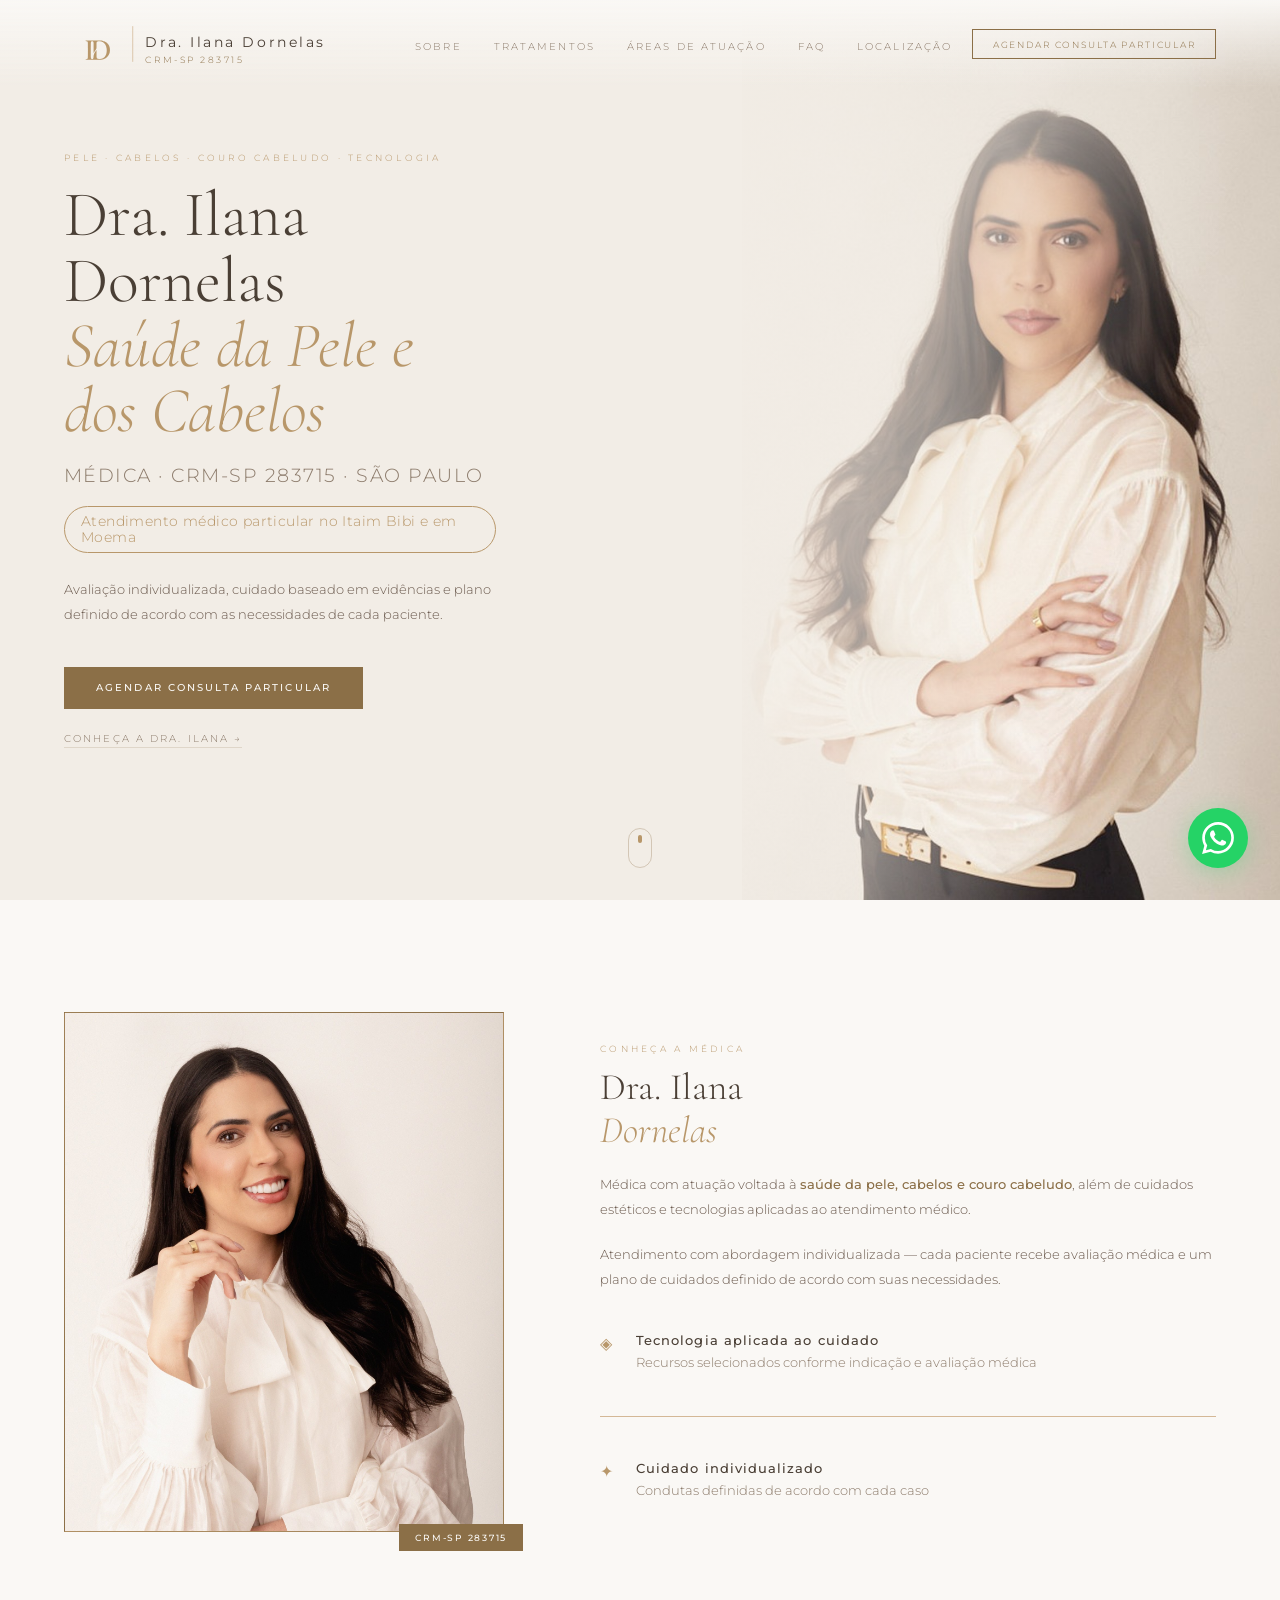
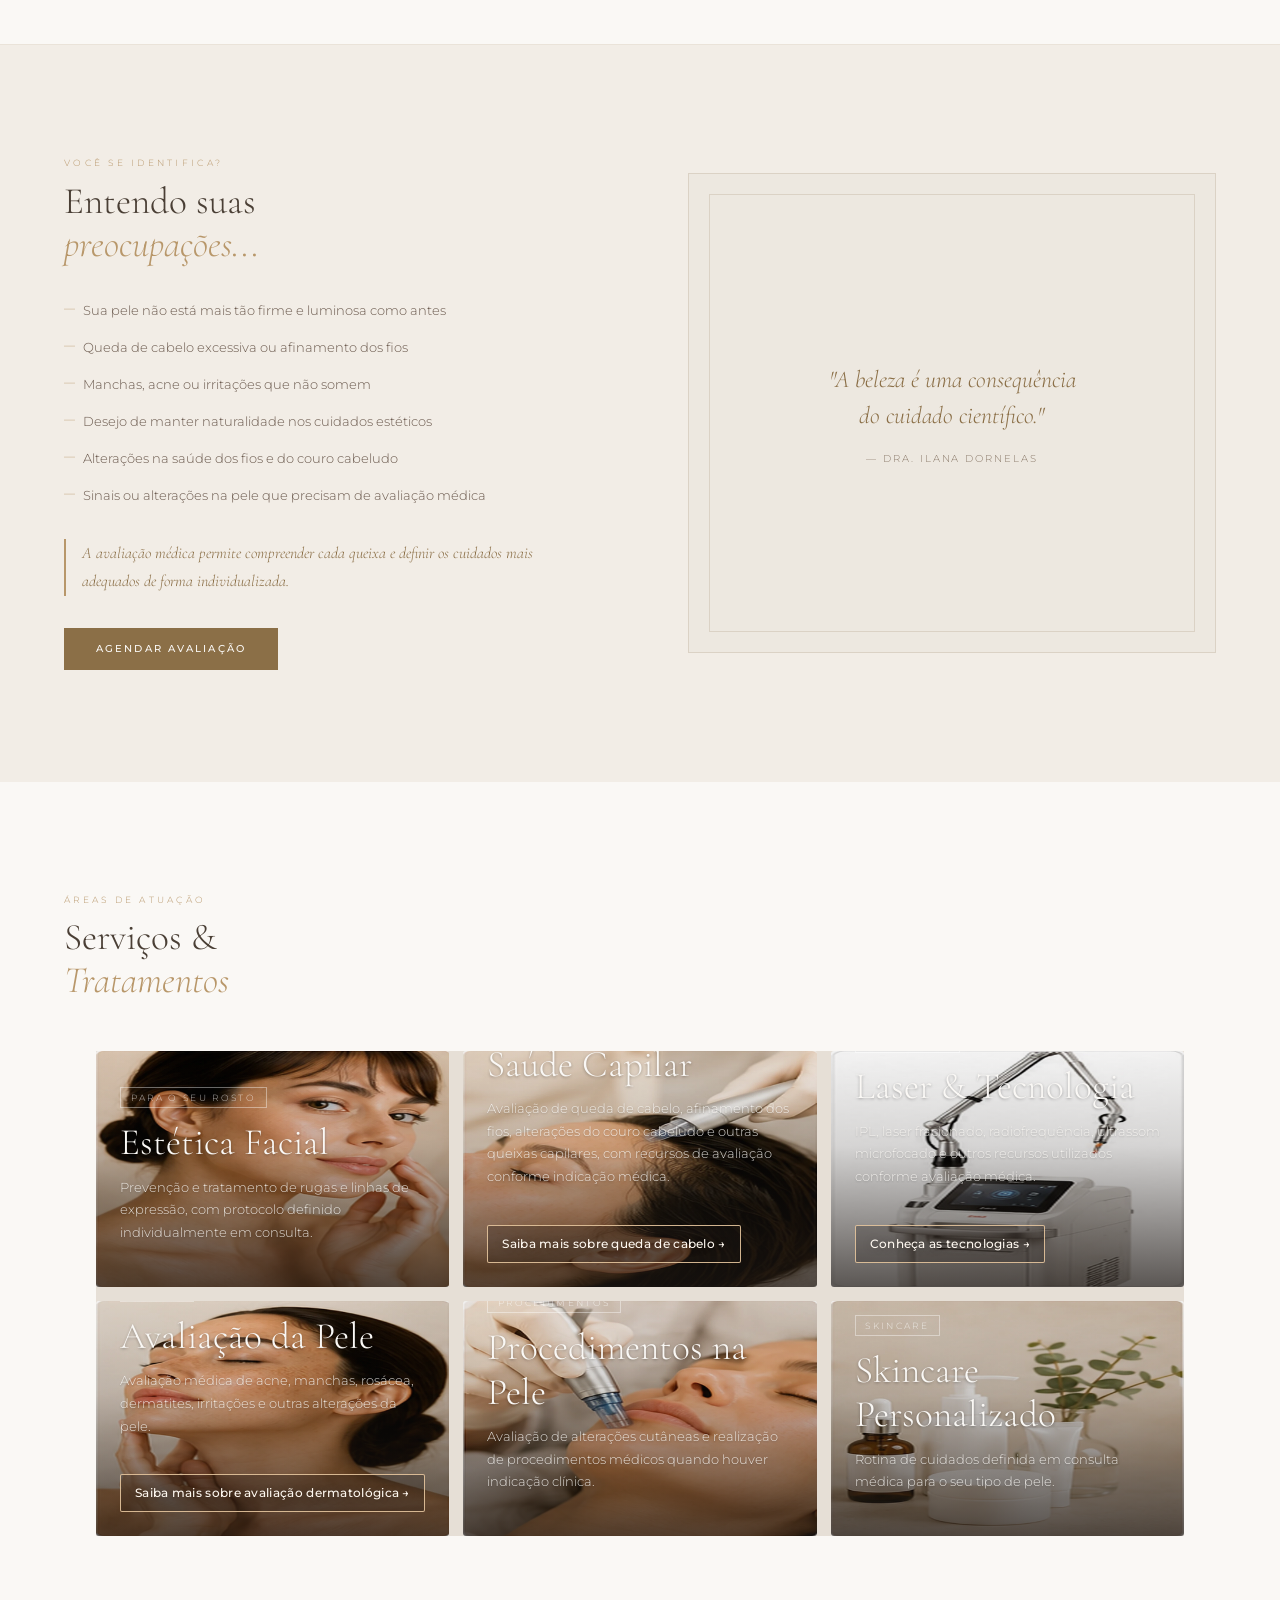
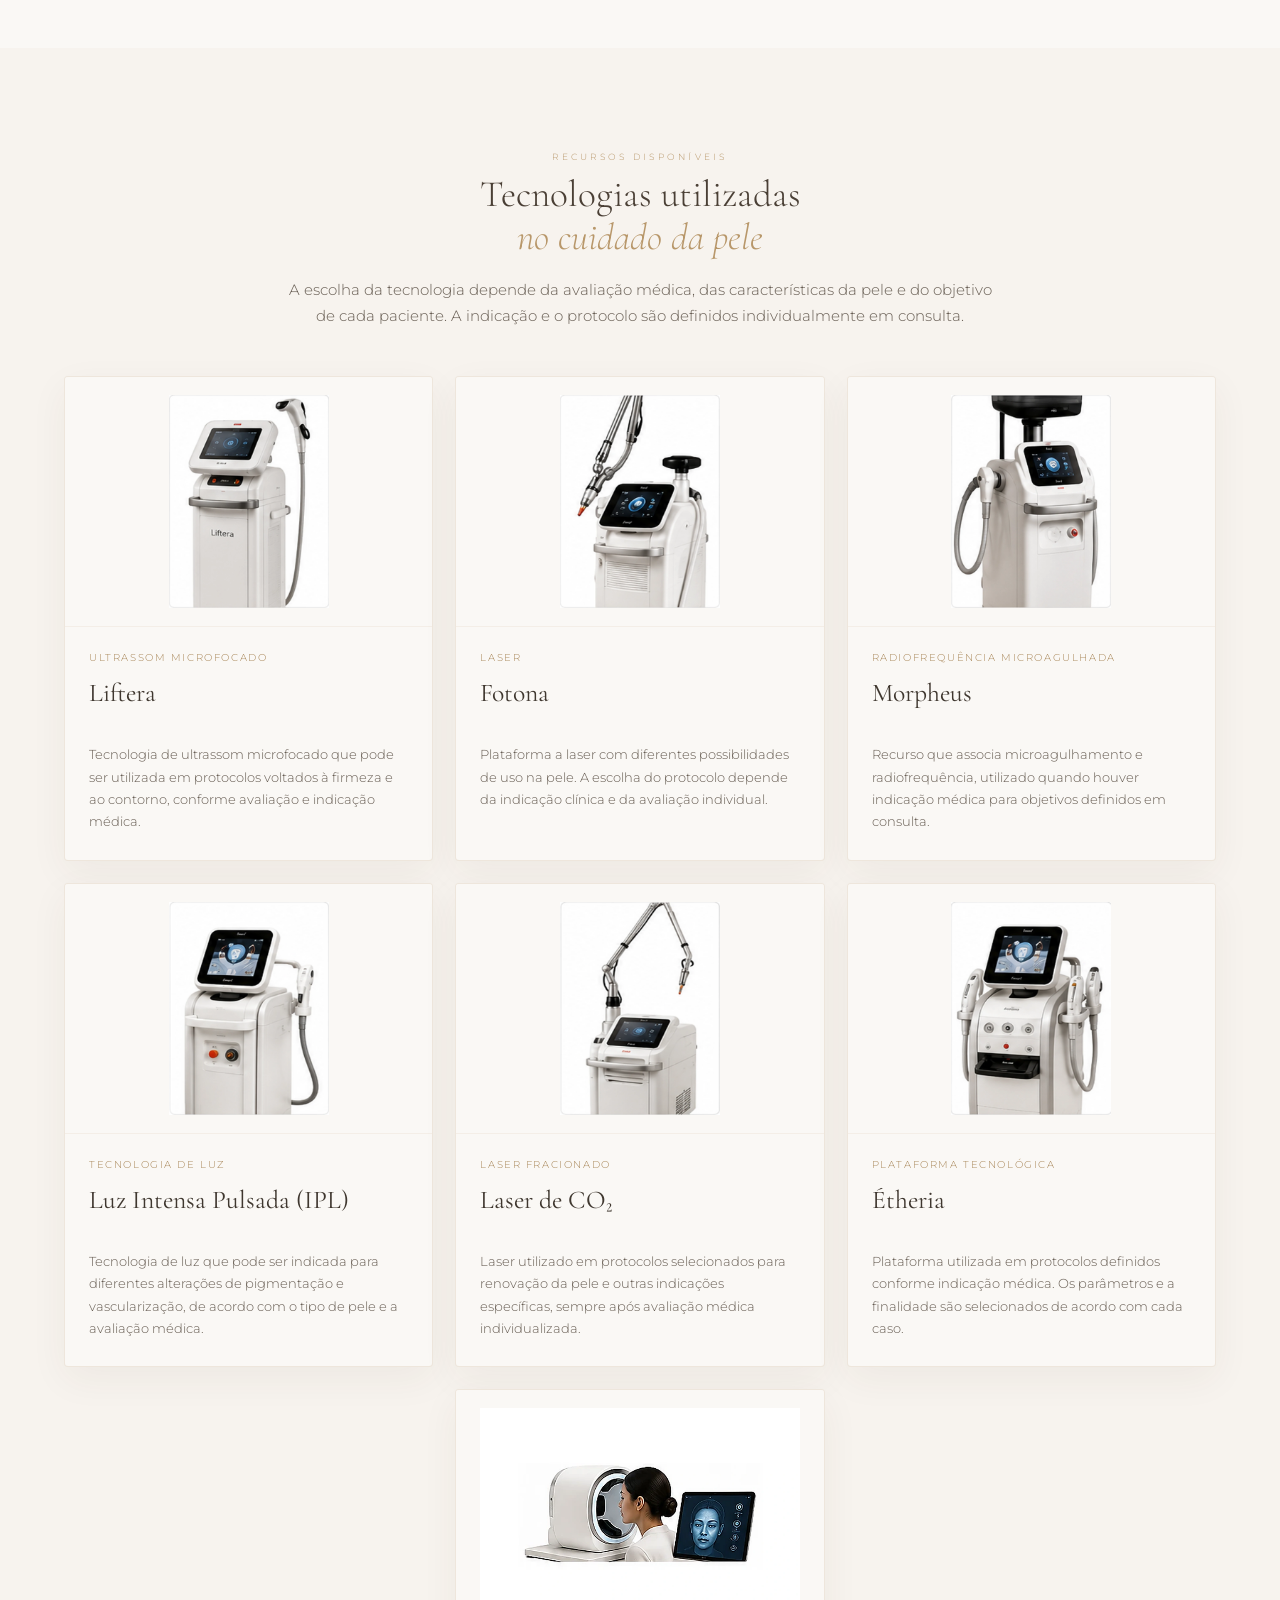
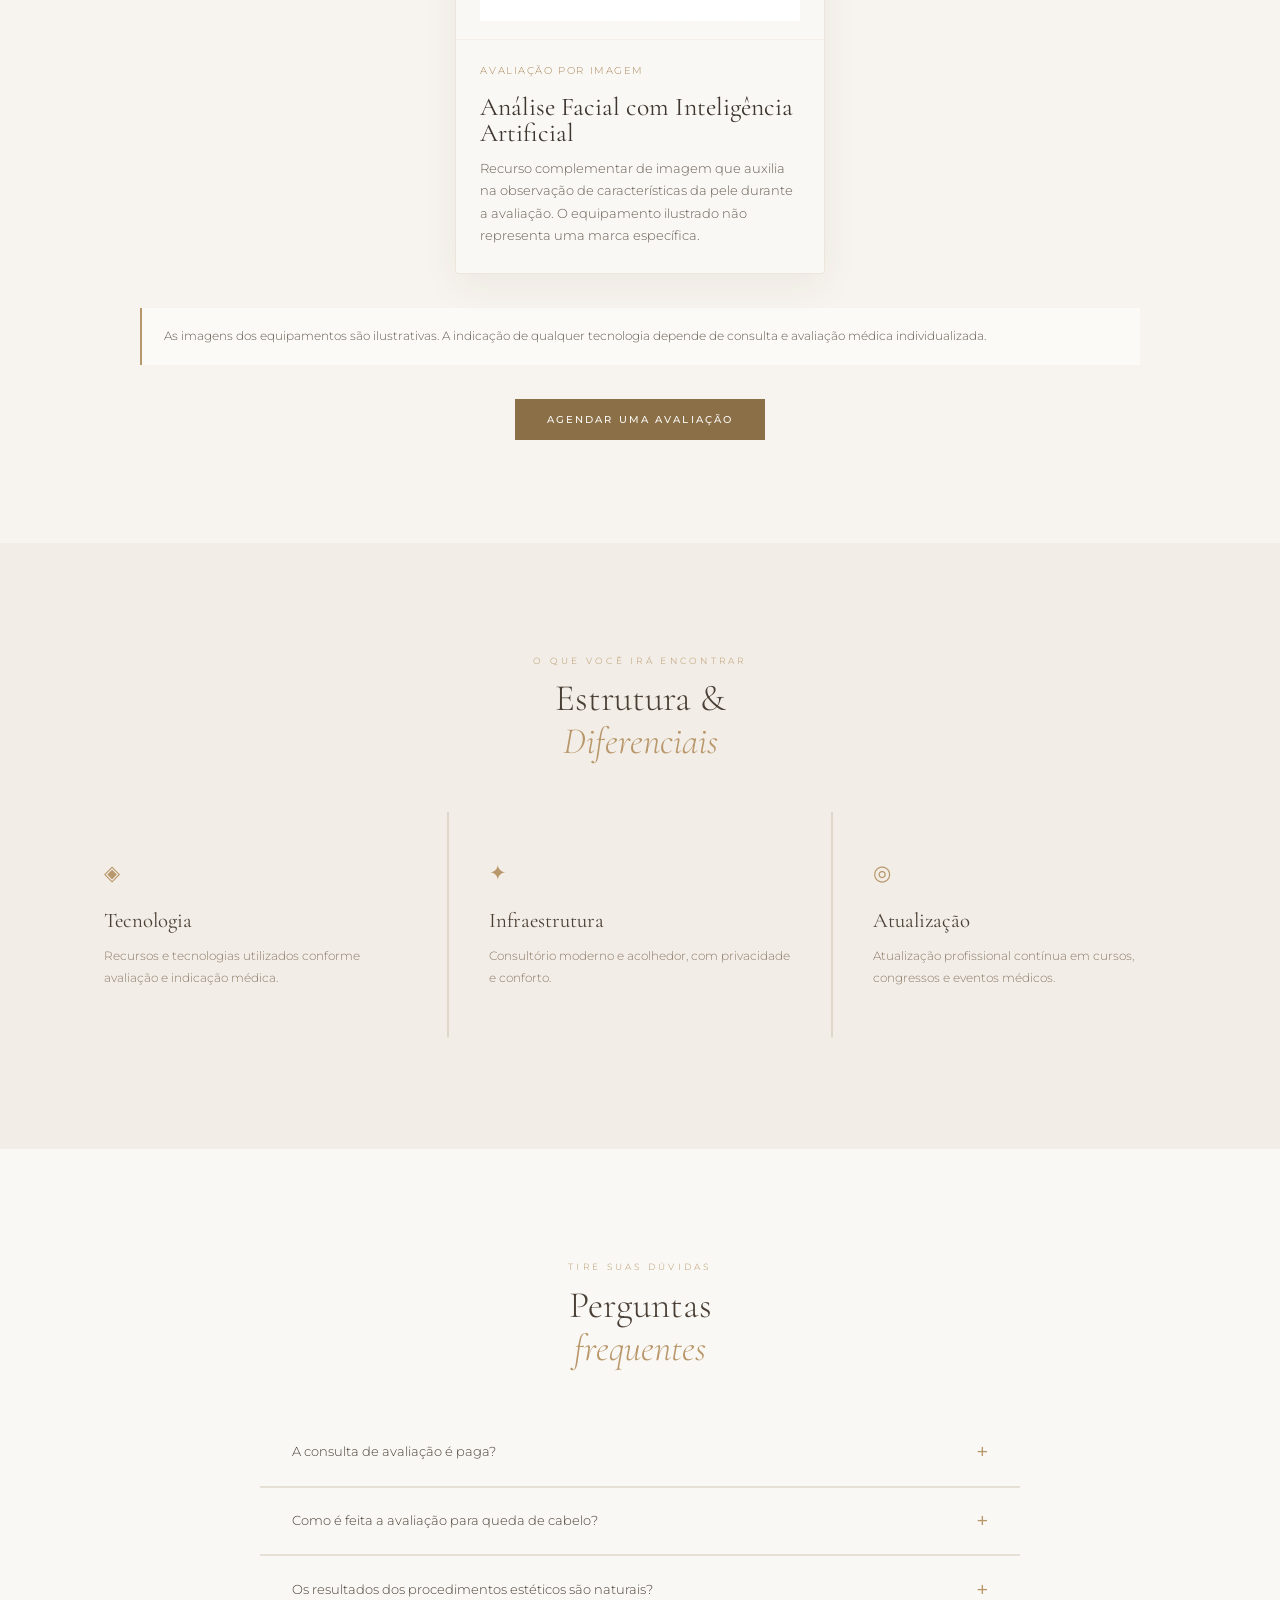
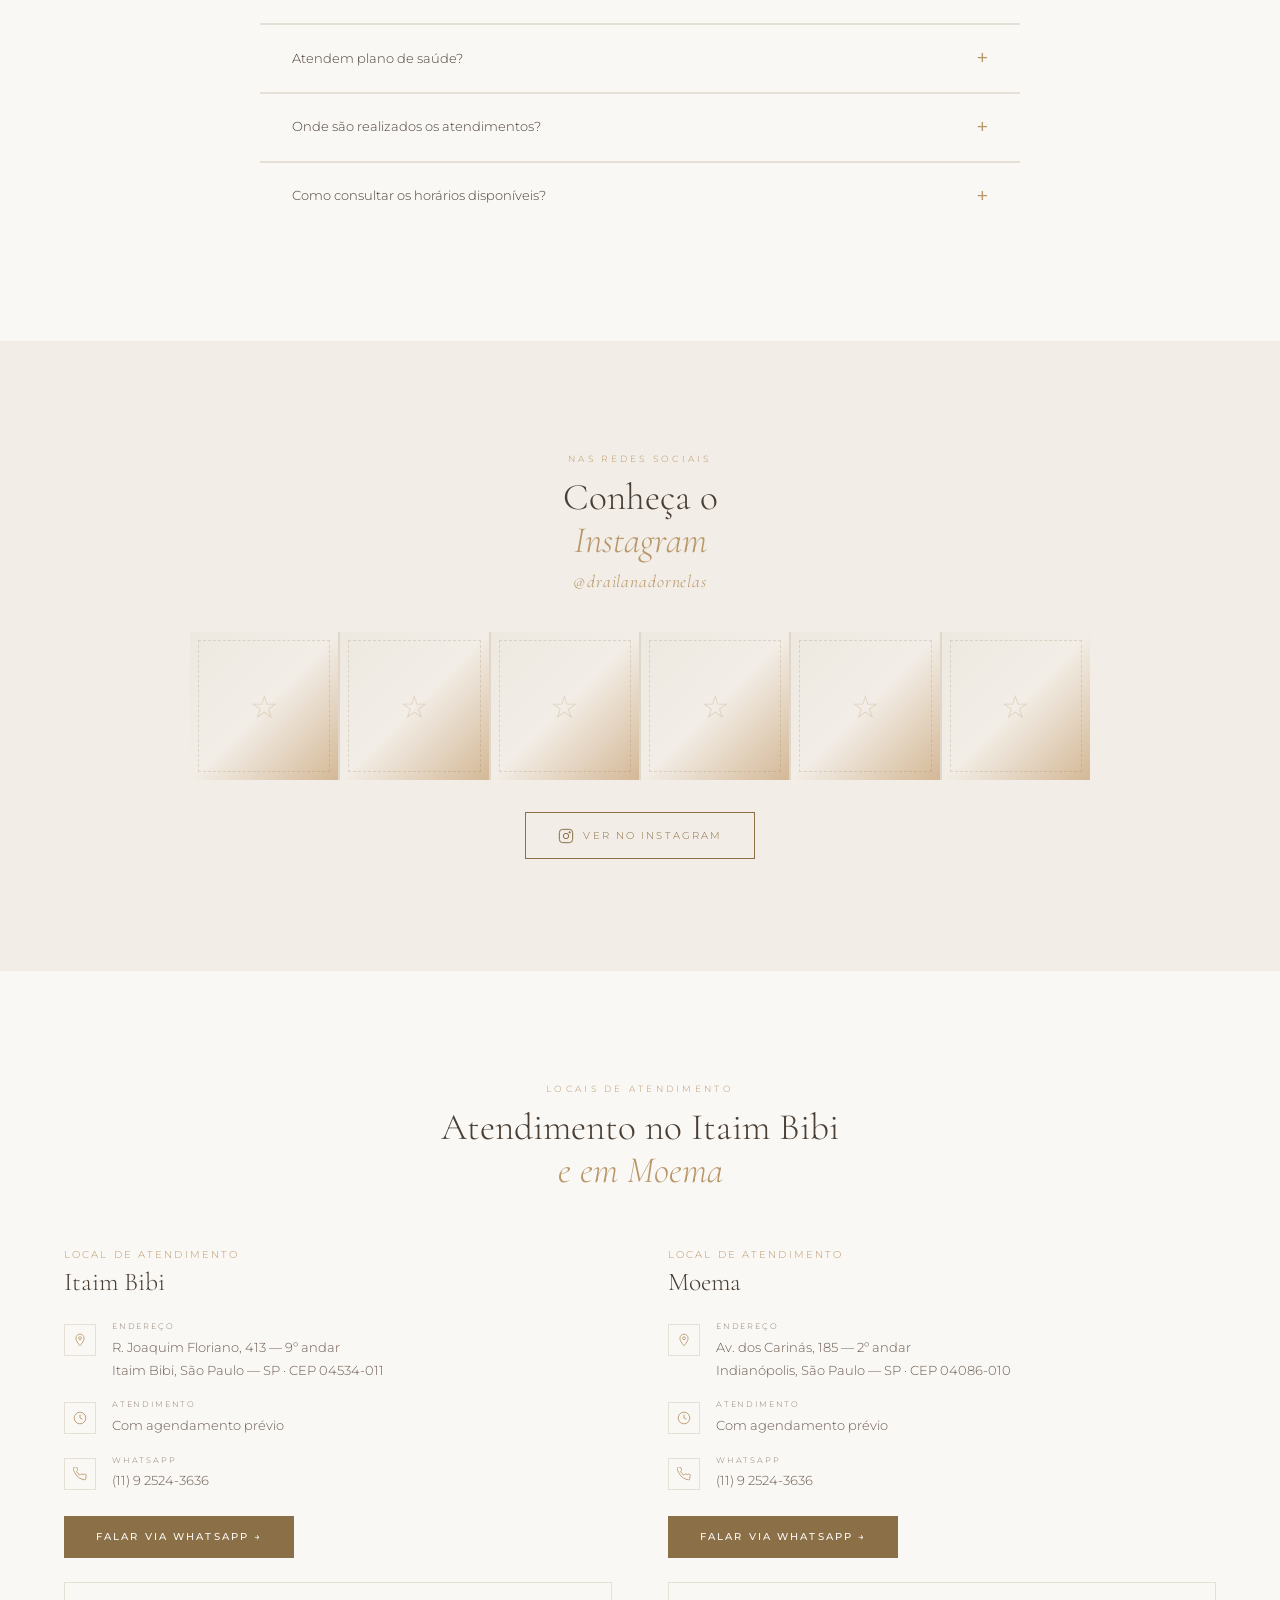
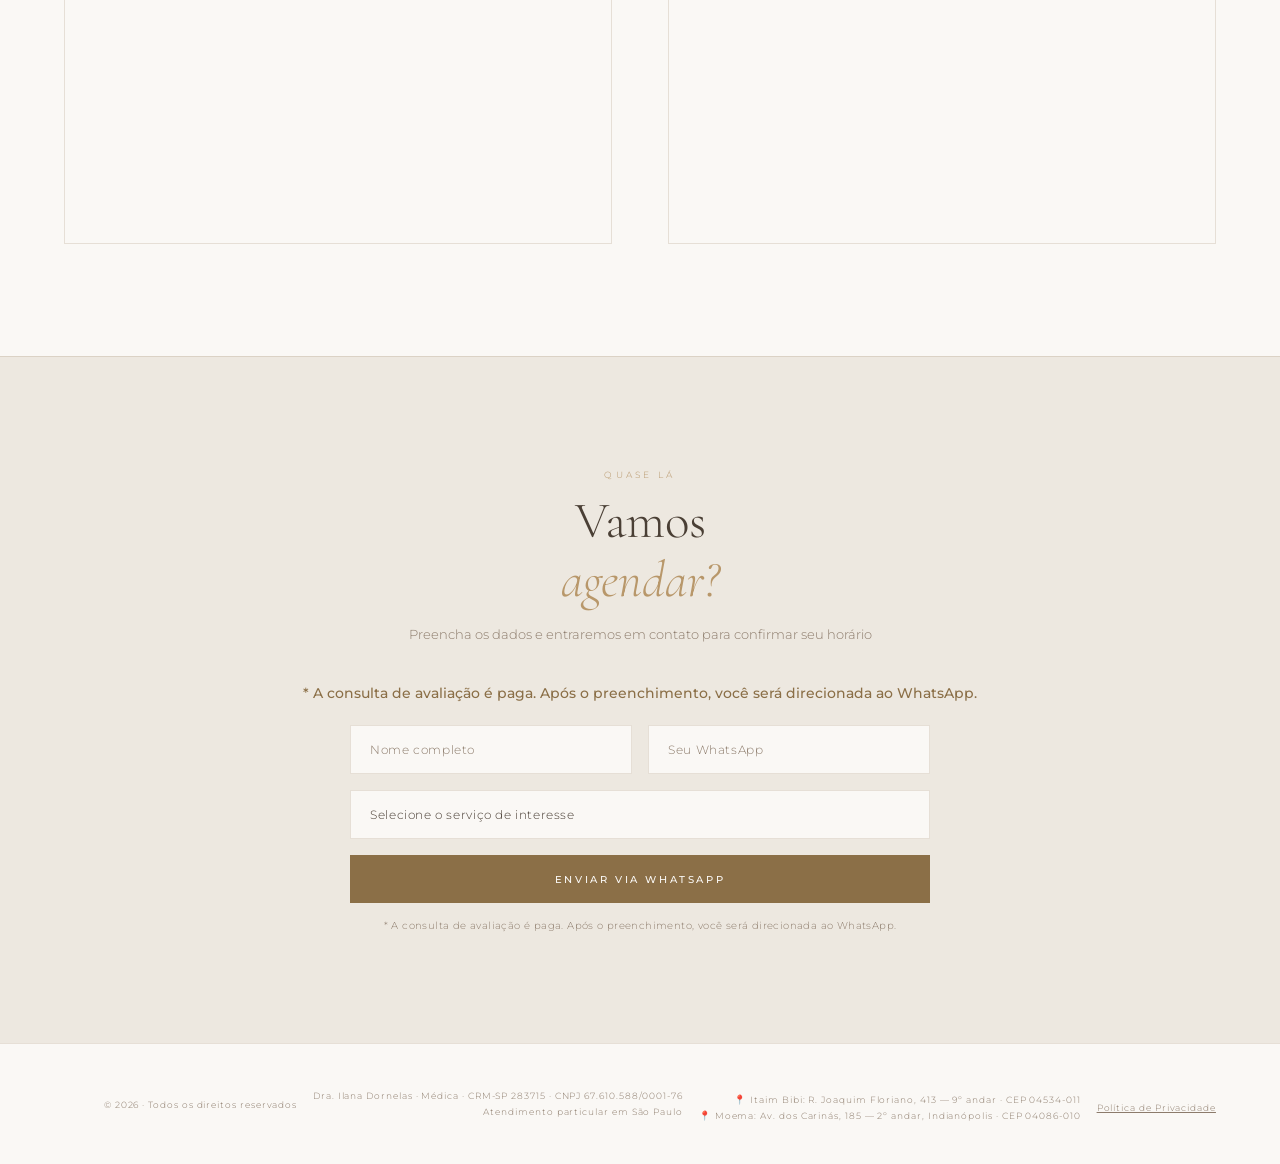
<file: index.html>
<!DOCTYPE html>
<html lang="pt-BR">
<head>
<!-- Google Tag Manager -->
<script>(function(w,d,s,l,i){w[l]=w[l]||[];w[l].push({'gtm.start':
new Date().getTime(),event:'gtm.js'});var f=d.getElementsByTagName(s)[0],
j=d.createElement(s),dl=l!='dataLayer'?'&l='+l:'';j.async=true;j.src=
'https://www.googletagmanager.com/gtm.js?id='+i+dl;f.parentNode.insertBefore(j,f);
})(window,document,'script','dataLayer','GTM-52NNBG28');</script>
<!-- End Google Tag Manager -->
<meta charset="UTF-8">
<meta name="viewport" content="width=device-width, initial-scale=1.0">
<meta name="description" content="Dra. Ilana Dornelas — Médica, CRM-SP 283715, com atendimento particular no Itaim Bibi e em Moema, São Paulo. Cuidados com pele, cabelos, couro cabeludo, estética e tecnologias.">
<meta name="author" content="Dra. Ilana Dornelas">
<meta name="theme-color" content="#B8976A">
<meta name="robots" content="index, follow">
<link rel="canonical" href="https://drailanadornelas.com.br">

<!-- Open Graph / Facebook -->
<meta property="og:type" content="website">
<meta property="og:url" content="https://drailanadornelas.com.br">
<meta property="og:title" content="Dra. Ilana Dornelas | Saúde da Pele, Cabelos e Estética em São Paulo">
<meta property="og:description" content="Atendimento médico particular com foco em saúde da pele, cabelos, couro cabeludo, estética e tecnologias. Itaim Bibi e Moema, São Paulo.">
<meta property="og:image" content="https://drailanadornelas.com.br/assets/images/og-image.jpg">
<meta property="og:image:width" content="1200">
<meta property="og:image:height" content="630">
<meta property="og:locale" content="pt_BR">
<meta property="og:site_name" content="Dra. Ilana Dornelas">

<!-- Twitter Card -->
<meta name="twitter:card" content="summary_large_image">
<meta name="twitter:url" content="https://drailanadornelas.com.br">
<meta name="twitter:title" content="Dra. Ilana Dornelas | Saúde da Pele, Cabelos e Estética em São Paulo">
<meta name="twitter:description" content="Atendimento médico particular com foco em saúde da pele, cabelos, couro cabeludo, estética e tecnologias. Itaim Bibi e Moema, São Paulo.">
<meta name="twitter:image" content="https://drailanadornelas.com.br/assets/images/og-image.jpg">

<!-- Favicons -->
<link rel="icon" type="image/svg+xml" href="assets/images/favicon.svg">
<link rel="icon" type="image/png" sizes="32x32" href="assets/images/favicon-32x32.png">
<link rel="icon" type="image/png" sizes="16x16" href="assets/images/favicon-16x16.png">
<link rel="apple-touch-icon" sizes="180x180" href="assets/images/apple-touch-icon.png">
<link rel="manifest" href="assets/manifest.json">

<!-- Structured Data -->
<script type="application/ld+json">
{
  "@context": "https://schema.org",
  "@graph": [
    {
      "@type": "Person",
      "@id": "https://drailanadornelas.com.br/#pessoa",
      "name": "Dra. Ilana Dornelas",
      "honorificPrefix": "Dra.",
      "jobTitle": "Médica",
      "image": "https://drailanadornelas.com.br/assets/images/dra-ilana.jpg",
      "description": "Médica com atendimento voltado à saúde da pele, cabelos, couro cabeludo, estética e tecnologias.",
      "telephone": "+55-11-92524-3636",
      "url": "https://drailanadornelas.com.br",
      "sameAs": [
        "https://instagram.com/drailanadornelas"
      ],
      "worksFor": [
        { "@id": "https://drailanadornelas.com.br/#itaim-bibi" },
        { "@id": "https://drailanadornelas.com.br/#moema" }
      ]
    },
    {
      "@type": "MedicalClinic",
      "@id": "https://drailanadornelas.com.br/#itaim-bibi",
      "name": "Dra. Ilana Dornelas — Itaim Bibi",
      "medicalSpecialty": "Dermatology",
      "telephone": "+55-11-92524-3636",
      "url": "https://drailanadornelas.com.br",
      "address": {
        "@type": "PostalAddress",
        "streetAddress": "R. Joaquim Floriano, 413 - 9º andar",
        "addressLocality": "São Paulo",
        "addressRegion": "SP",
        "postalCode": "04534-011",
        "addressCountry": "BR"
      }
    },
    {
      "@type": "MedicalClinic",
      "@id": "https://drailanadornelas.com.br/#moema",
      "name": "Dra. Ilana Dornelas — Moema",
      "medicalSpecialty": "Dermatology",
      "telephone": "+55-11-92524-3636",
      "url": "https://drailanadornelas.com.br",
      "address": {
        "@type": "PostalAddress",
        "streetAddress": "Av. dos Carinás, 185 — 2º andar, Indianópolis",
        "addressLocality": "São Paulo",
        "addressRegion": "SP",
        "postalCode": "04086-010",
        "addressCountry": "BR"
      }
    }
  ]
}
</script>

<title>Dra. Ilana Dornelas | Saúde da Pele, Cabelos e Estética em São Paulo</title>
<!-- Performance & Resource Hints -->
<link rel="preconnect" href="https://www.google-analytics.com" crossorigin>
<link rel="dns-prefetch" href="https://www.googletagmanager.com">
<link rel="dns-prefetch" href="https://www.google.com">
<link rel="dns-prefetch" href="https://wa.me">
<link rel="preload" href="assets/css/style.css" as="style">
<link rel="preload" href="assets/js/main.js" as="script">

<!-- Google Analytics agora é configurado dentro do GTM (tag GA4 Configuration, measurement ID G-526VHFG1RX) -->
<script>
  window.dataLayer = window.dataLayer || [];

  // Função para rastrear eventos — agora empurra pro dataLayer,
  // o GTM escuta o evento "custom_event" e dispara a tag do GA4.
  window.trackEvent = function(category, action, label) {
    window.dataLayer.push({
      event: 'custom_event',
      event_category: category,
      event_action: action,
      event_label: label
    });
  };
</script>

<link rel="preconnect" href="https://fonts.googleapis.com">
<link rel="preconnect" href="https://fonts.gstatic.com" crossorigin>
<link href="https://fonts.googleapis.com/css2?family=Cormorant+Garamond:ital,wght@0,300;0,400;0,500;1,300;1,400&family=Montserrat:wght@300;400;500;600&display=swap" rel="stylesheet">
<link rel="stylesheet" href="assets/css/style.css">

<style>
/* Atualização visual 2026-09: cards fotográficos + seção de tecnologias */
.esp-card-img { position: relative; overflow: hidden; }
.esp-card-photo {
  position: absolute; inset: 0; width: 100%; height: 100%; object-fit: cover;
  display: block; z-index: 0;
}
.esp-card-overlay { z-index: 1; }
.esp-card-content { position: absolute; bottom: 0; left: 0; right: 0; z-index: 2; }

/* Links dos cards mais legíveis e com aparência clara de CTA */
.esp-card-link {
  display:inline-flex; align-items:center; width:max-content; max-width:100%;
  margin-top:18px; padding:10px 14px;
  color:#FFF9F1; background:rgba(35,28,22,.28);
  border:1px solid rgba(230,198,158,.9); border-radius:2px;
  text-decoration:none; text-shadow:0 1px 8px rgba(0,0,0,.28);
  font-family:Montserrat,sans-serif; font-size:.76rem; font-weight:500;
  line-height:1.3; letter-spacing:.025em;
  transition:background .2s ease,border-color .2s ease,transform .2s ease;
}
.esp-card-link:hover {
  background:rgba(184,151,106,.28); border-color:#E3C49E;
  text-decoration:none; transform:translateY(-1px);
}

.section-tecnologias {
  padding: clamp(72px, 8vw, 118px) clamp(22px, 5vw, 76px);
  background: #F7F3EE;
}
.tec-header { max-width: 760px; margin: 0 auto 46px; text-align: center; }
.tec-intro {
  margin: 18px auto 0; max-width: 720px; color: #675D53; line-height: 1.75;
  font-family: Montserrat, sans-serif; font-size: .92rem; font-weight: 300;
}
.tec-grid {
  width:min(1160px,100%); margin:0 auto; display:grid;
  grid-template-columns:repeat(3,minmax(0,1fr)); gap:22px;
  align-items:stretch;
}
.tec-card {
  background:#FAF8F5; border:1px solid rgba(184,151,106,.18); border-radius:4px;
  overflow:hidden; box-shadow:0 12px 38px rgba(70,58,45,.055);
  display:flex; flex-direction:column; height:100%;
}
.tec-card:nth-child(7) { grid-column:2; }

/* Moldura idêntica para todas as fotos */
.tec-media {
  height:250px; padding:18px; box-sizing:border-box;
  background:#FAF8F5; overflow:hidden;
  display:flex; align-items:center; justify-content:center;
  border-bottom:1px solid rgba(184,151,106,.10);
}
.tec-media img {
  width:100%; height:100%; object-fit:contain; object-position:center;
  display:block;
}

/* Conteúdo começa sempre no mesmo eixo e ocupa alturas equivalentes */
.tec-body {
  padding:23px 24px 27px; flex:1;
  display:grid; grid-template-rows:auto auto 1fr;
  align-content:start;
}
.tec-kicker {
  min-height:2.35em; color:#A88658; text-transform:uppercase;
  letter-spacing:.16em; font-family:Montserrat,sans-serif;
  font-size:.62rem; line-height:1.45; margin-bottom:7px;
}
.tec-title {
  min-height:2.08em; margin:0 0 10px; color:#3F372F;
  font-family:'Cormorant Garamond',serif;
  font-size:clamp(1.45rem,2vw,1.8rem); font-weight:400; line-height:1.04;
  display:flex; align-items:flex-start;
}
.tec-desc {
  margin:0; color:#675D53; font-family:Montserrat,sans-serif;
  font-size:.82rem; line-height:1.7; font-weight:300;
}
.tec-note {
  width:min(1000px,100%); margin:34px auto 0; padding:18px 22px;
  border-left:2px solid #B8976A; background:rgba(255,255,255,.58);
  color:#675D53; font-family:Montserrat,sans-serif; font-size:.78rem; line-height:1.65;
}
.tec-cta { text-align:center; margin-top:34px; }

@media (max-width:980px) {
  .tec-grid { grid-template-columns:repeat(2,minmax(0,1fr)); }
  .tec-card:nth-child(7) {
    grid-column:1 / -1; width:calc(50% - 11px); justify-self:center;
  }
  .tec-media { height:240px; }
}
@media (max-width:640px) {
  .section-tecnologias { padding:62px 18px; }
  .tec-grid { grid-template-columns:1fr; gap:16px; }
  .tec-card:nth-child(7) { grid-column:auto; width:100%; }
  .tec-media { height:230px; padding:15px; }
  .tec-body { padding:21px 20px 23px; }
  .tec-kicker,.tec-title { min-height:auto; }
  .esp-card-link { font-size:.72rem; padding:9px 12px; }
}

/* Ajuste 2026-09: cards de tratamentos mais proporcionais no desktop */
@media (min-width: 981px) {
  .section-especialidades .esp-cards {
    width: min(1320px, calc(100% - 64px));
    margin-left: auto;
    margin-right: auto;
    display: grid;
    grid-template-columns: repeat(3, minmax(0, 1fr));
    gap: 14px;
  }

  .section-especialidades .esp-card-img {
    min-height: 0 !important;
    height: auto !important;
    aspect-ratio: 3 / 2;
    border-radius: 3px;
  }

  .section-especialidades .esp-card-photo {
    object-fit: cover;
    transform: none;
  }

  .section-especialidades .esp-card-content {
    padding: 28px 24px 24px;
  }

  .section-especialidades .esp-card-overlay {
    background:
      linear-gradient(
        to bottom,
        rgba(28,22,18,.05) 0%,
        rgba(28,22,18,.18) 40%,
        rgba(28,22,18,.72) 100%
      );
  }

  /* Enquadramento individual para evitar rostos/equipamentos cortados */
  .section-especialidades .esp-card-img:nth-child(1) .esp-card-photo { object-position: 50% 38%; }
  .section-especialidades .esp-card-img:nth-child(2) .esp-card-photo { object-position: 52% 48%; }
  .section-especialidades .esp-card-img:nth-child(3) .esp-card-photo { object-position: 50% 52%; }
  .section-especialidades .esp-card-img:nth-child(4) .esp-card-photo { object-position: 48% 44%; }
  .section-especialidades .esp-card-img:nth-child(5) .esp-card-photo { object-position: 50% 44%; }
  .section-especialidades .esp-card-img:nth-child(6) .esp-card-photo { object-position: 50% 50%; }
}

/* Tablet: mantém boa proporção sem cards excessivamente altos */
@media (min-width: 641px) and (max-width: 980px) {
  .section-especialidades .esp-card-img {
    aspect-ratio: 4 / 3;
    min-height: 0 !important;
    height: auto !important;
  }
}

</style>

</head>
<body>
<!-- Google Tag Manager (noscript) -->
<noscript><iframe src="https://www.googletagmanager.com/ns.html?id=GTM-52NNBG28"
height="0" width="0" style="display:none;visibility:hidden"></iframe></noscript>
<!-- End Google Tag Manager (noscript) -->

<nav id="navbar">
  <div class="nav-logo">
    <svg xmlns="http://www.w3.org/2000/svg" viewBox="0 0 260 44" height="44" class="nav-logo-img nav-logo-desktop" aria-label="Dra. Ilana Dornelas">
  <svg x="0" y="0" width="44" height="44" viewBox="0 0 3100 2000" preserveAspectRatio="xMidYMid meet">
    <g transform="translate(0,2000) scale(1,-1)" fill="#B8976A" stroke="none">
      <path d="M1887 1192c-24 0-71-1-104-2-34-1-102-1-151-1-49 0-111 0-136-1-51-1-164-1-187 0-8 0-29 1-46 1-17 1-35 1-40 2-10 0-19-1-23-4-4-4-5-21-1-26 4-4 7-5 23-5 22-1 25-2 30-4 3-1 7-2 10-3 7-1 14-3 19-7 2-1 7-4 10-5 5-3 8-7 13-15 1-3 4-7 5-9 4-5 8-16 9-24 0-5 1-12 2-16 3-20 3-53 4-399 0-351 0-389-3-414-1-7-3-25-5-37 0-2-2-7-4-11-3-4-5-9-6-12-1-3-3-6-9-12-11-11-14-14-23-16-4 0-9-2-10-3-8-5-10-5-22-7-34-3-36-3-40-5-3-2-5-4-7-7-7-15 1-23 21-21 11 1 6 1 210 2 94 0 194 1 223 2 42 1 61 1 94 0 22-1 45-1 51-2 12 0 52-2 78-3 61-3 125-4 155-1 6 0 17 1 25 2 10 1 18 2 26 4 6 2 15 3 20 4 13 2 23 4 33 7 5 1 13 3 19 4 7 1 14 3 17 5 4 1 10 3 14 4 6 1 11 2 18 5 4 3 11 6 15 6 3 1 9 3 11 5 3 2 8 4 12 5 3 1 8 4 11 5 2 2 8 5 11 6 4 1 9 3 12 5 2 2 11 6 18 9 10 5 15 7 19 11 2 3 6 5 7 6 1 1 5 3 9 6 3 3 7 6 10 7 2 2 7 6 11 9 3 3 7 6 7 6 1 0 4 3 7 6 28 26 38 36 41 39 2 3 7 8 11 13 4 4 9 9 11 11 1 2 6 8 10 13 4 5 9 12 10 14 4 5 7 9 14 17 3 3 6 8 7 10 1 3 3 7 4 8 3 4 7 12 12 22 2 4 5 10 7 15 2 4 5 11 7 14 2 4 4 8 5 10 1 1 3 5 3 9 2 6 3 9 6 13 1 1 3 6 4 10 1 4 3 12 5 17 2 5 5 13 6 18 1 5 3 12 4 14 3 6 7 24 7 28 0 5 2 17 5 31 9 42 7 155-4 198-1 4-2 11-2 16-1 6-2 11-5 17-1 5-4 13-5 19-1 5-3 13-5 17-2 3-4 10-5 15-1 5-3 11-5 14-1 2-3 7-4 11-1 3-4 8-5 11-2 2-5 8-6 12-1 3-4 9-6 12-1 3-4 7-5 10-1 3-3 7-5 9-2 2-4 6-5 8-1 3-3 6-4 8-2 1-5 5-7 9-2 4-6 9-10 13-3 4-7 8-8 11-1 2-3 5-5 7-2 1-5 5-7 8-4 4-31 32-48 49-7 6-22 19-30 24-7 4-12 8-21 14-5 4-12 8-14 9-2 1-7 4-9 6-3 3-7 5-9 6-3 1-6 3-8 4-2 2-5 3-6 4-2 0-6 2-9 4-4 2-9 5-12 6-3 1-8 3-11 5-3 2-9 4-12 6-4 1-9 3-11 4-2 2-7 4-10 4-4 1-9 3-11 4-9 5-44 15-60 18-6 1-16 3-21 5-13 4-34 7-64 10-4 0-11 1-14 2-17 2-101 4-163 3zm-308-41c5-1 10-4 12-5 2-1 5-2 7-3 3-1 6-3 12-9 7-7 8-8 9-14 1-4 2-6 4-9 4-4 6-7 7-19 1-5 3-14 4-18 3-9 3-11 4-40 2-58 2-497 0-505-2-13 3-22 10-18 4 3 11 14 13 21 3 7 9 18 17 31 2 3 6 9 9 14 3 5 7 11 9 14 2 2 5 6 6 9 1 2 3 4 4 6 1 1 3 3 4 5 1 2 4 6 7 9 2 3 4 6 4 6 0 1 2 3 4 6 3 2 6 6 6 8 1 2 6 8 10 14 13 18 16 22 19 29 2 3 4 7 6 9 8 11 22 38 26 52 2 5 4 10 5 12 4 8 4 8 4 157 0 149 0 159 4 166 1 2 3 7 4 11 2 10 6 17 9 20 2 1 5 5 7 8 3 5 5 7 9 9 3 2 7 4 9 6 5 4 8 5 19 6 5 1 10 2 13 3 6 4 15 5 47 6 28 1 76 1 87-1 4-1 11-2 15-4 5-1 12-2 17-3 13-2 22-4 31-7 4-2 9-4 12-5 2-1 6-3 9-4 3-1 7-3 9-4 2-1 7-3 11-5 3-2 10-5 15-6 5-1 9-3 11-5 2-2 7-4 10-6 4-1 11-6 18-10 6-4 13-9 16-11 2-1 7-4 10-7 2-2 6-5 8-6 5-3 47-45 51-51 2-2 5-7 8-10 3-2 6-6 7-8 0-2 3-6 6-9 2-3 5-7 6-9 0-2 2-5 4-7 5-6 17-31 22-43 1-4 4-10 6-14 3-5 6-12 7-16 2-4 4-10 6-12 1-3 3-9 4-13 1-5 3-9 4-11 3-3 5-9 5-14 0-3 2-10 6-21 2-7 4-16 7-32 1-8 2-12 3-14 2-2 3-6 3-11 1-5 2-16 2-25 1-10 3-23 4-30 3-25 3-33 4-66 [base64] 3-5 1-16 3-24 5-9 1-17 3-22 5-4 2-10 4-13 5-5 2-21 12-25 16-4 5-12 18-15 25-4 9-11 32-12 45-2 15-3 123-3 251 0 67 0 123 0 124-2 3-4 6-6 6-2 0-12-11-16-18-3-5-10-14-21-28-3-4-6-8-7-10-1-3-4-7-6-10-3-3-6-7-6-9-1-2-4-6-6-9-2-3-4-6-4-6 0-1-5-10-16-25-2-4-4-8-5-10-1-2-2-6-4-7-3-4-6-8-6-13-1-2-3-5-5-7-2-3-4-6-5-8-1-2-4-8-7-14-3-7-5-12-5-12 0 [base64] 6-58 23-9 9-10 10-11 14 0 3-1 7-3 9-4 5-6 11-7 21 0 4-1 12-2 17-1 6-2 17-3 31-1 23-2 775 0 783 0 2 1 9 3 14 1 6 2 11 2 13 0 7 3 19 6 24 2 2 5 7 6 9 6 14 17 25 28 28 4 0 7 2 8 2 3 2 12 3 24 3 7 0 10 0 17-3z"/>
    </g>
  </svg>
  <line x1="54" y1="8" x2="54" y2="36" stroke="#D4B896" stroke-width="0.6"/>
  <text x="64" y="24" font-family="Montserrat, Arial, sans-serif" font-size="11" font-weight="400" letter-spacing="2" fill="#4A3F35">Dra. Ilana Dornelas</text>
  <text x="64" y="37" font-family="Montserrat, Arial, sans-serif" font-size="7" font-weight="300" letter-spacing="2" fill="#8B6F47">CRM-SP 283715</text>
</svg>
    <svg xmlns="http://www.w3.org/2000/svg" viewBox="0 0 40 40" height="40" class="nav-logo-img nav-logo-mobile" aria-label="Dra. Ilana Dornelas">
  <svg x="0" y="0" width="40" height="40" viewBox="0 0 3100 2000" preserveAspectRatio="xMidYMid meet">
    <g transform="translate(0,2000) scale(1,-1)" fill="#B8976A" stroke="none">
      <path d="M1887 1192 c-24 0 -71 -1 -104 -2 -34 -1 -102 -1 -151 -1 -49 0 -111 0 -136 -1 -51 -1 -164 -1 -187 0 -8 0 -29 1 -46 1 -17 1 -35 1 -40 2 -10 0 -19 -1 -23 -4 -4 -4 -5 -21 -1 -26 4 -4 7 -5 23 -5 22 -1 25 -2 30 -4 3 -1 7 -2 10 -3 7 -1 14 -3 19 -7 2 -1 7 -4 10 -5 5 -3 8 -7 13 -15 1 -3 4 -7 5 -9 4 -5 8 -16 9 -24 0 -5 1 -12 2 -16 3 -20 3 -53 4 -399 0 -351 0 -389 -3 -414 -1 -7 -3 -25 -5 -37 0 -2 -2 -7 -4 -11 -3 -4 -5 -9 -6 -12 -1 -3 -3 -6 -9 -12 -11 -11 -14 -14 -23 -16 -4 0 -9 -2 -10 -3 -8 -5 -10 -5 -22 -7 -34 -3 -36 -3 -40 -5 -3 -2 -5 -4 -7 -7 -7 -15 1 -23 21 -21 11 1 6 1 210 2 94 0 194 1 223 2 42 1 61 1 94 0 22 -1 45 -1 51 -2 12 0 52 -2 78 -3 61 -3 125 -4 155 -1 6 0 17 1 25 2 10 1 18 2 26 4 6 2 15 3 20 4 13 2 23 4 33 7 5 1 13 3 19 4 7 1 14 3 17 5 4 1 10 3 14 4 6 1 11 2 18 5 4 3 11 6 15 6 3 1 9 3 11 5 3 2 8 4 12 5 3 1 8 4 11 5 2 2 8 5 11 6 4 1 9 3 12 5 2 2 11 6 18 9 10 5 15 7 19 11 2 3 6 5 7 6 1 1 5 3 9 6 3 3 7 6 10 7 2 2 7 6 11 9 3 3 7 6 7 6 1 0 4 3 7 6 28 26 38 36 41 39 2 3 7 8 11 13 4 4 9 9 11 11 1 2 6 8 10 13 4 5 9 12 10 14 4 5 7 9 14 17 3 3 6 8 7 10 1 3 3 7 4 8 3 4 7 12 12 22 2 4 5 10 7 15 2 4 5 11 7 14 2 4 4 8 5 10 1 1 3 5 3 9 2 6 3 9 6 13 1 1 3 6 4 10 1 4 3 12 5 17 2 5 5 13 6 18 1 5 3 12 4 14 3 6 7 24 7 28 0 5 2 17 5 31 9 42 7 155 -4 198 -1 4 -2 11 -2 16 -1 6 -2 11 -5 17 -1 5 -4 13 -5 19 -1 5 -3 13 -5 17 -2 3 -4 10 -5 15 -1 5 -3 11 -5 14 -1 2 -3 7 -4 11 -1 3 -4 8 -5 11 -2 2 -5 8 -6 12 -1 3 -4 9 -6 12 -1 3 -4 7 -5 10 -1 3 -3 7 -5 9 -2 2 -4 6 -5 8 -1 3 -3 6 -4 8 -2 1 -5 5 -7 9 -2 4 -6 9 -10 13 -3 4 -7 8 -8 11 -1 2 -3 5 -5 7 -2 1 -5 5 -7 8 -4 4 -31 32 -48 49 -7 6 -22 19 -30 24 -7 4 -12 8 -21 14 -5 4 -12 8 -14 9 -2 1 -7 4 -9 6 -3 3 -7 5 -9 6 -3 1 -6 3 -8 4 -2 2 -5 3 -6 4 -2 0 -6 2 -9 4 -4 2 -9 5 -12 6 -3 1 -8 3 -11 5 -3 2 -9 4 -12 6 -4 1 -9 3 -11 4 -2 2 -7 4 -10 4 -4 1 -9 3 -11 4 -9 5 -44 15 -60 18 -6 1 -16 3 -21 5 -13 4 -34 7 -64 10 -4 0 -11 1 -14 2 -17 2 -101 4 -163 3z m-308 -41 c5 -1 10 -4 12 -5 2 -1 5 -2 7 -3 3 -1 6 -3 12 -9 7 -7 8 -8 9 -14 1 -4 2 -6 4 -9 4 -4 6 -7 7 -19 1 -5 3 -14 4 -18 3 -9 3 -11 4 -40 2 -58 2 -497 0 -505 -2 -13 3 -22 10 -18 4 3 11 14 13 21 3 7 9 18 17 31 2 3 6 9 9 14 3 5 7 11 9 14 2 2 5 6 6 9 1 2 3 4 4 6 1 1 3 3 4 5 1 2 4 6 7 9 2 3 4 6 4 6 0 1 2 3 4 6 3 2 6 6 6 8 1 2 6 8 10 14 13 18 16 22 19 29 2 3 4 7 6 9 8 11 22 38 26 52 2 5 4 10 5 12 4 8 4 8 4 157 0 149 0 159 4 166 1 2 3 7 4 11 2 10 6 17 9 20 2 1 5 5 7 8 3 5 5 7 9 9 3 2 7 4 9 6 5 4 8 5 19 6 5 1 10 2 13 3 6 4 15 5 47 6 28 1 76 1 87 -1 4 -1 11 -2 15 -4 5 -1 12 -2 17 -3 13 -2 22 -4 31 -7 4 -2 9 -4 12 -5 2 -1 6 -3 9 -4 3 -1 7 -3 9 -4 2 -1 7 -3 11 -5 3 -2 10 -5 15 -6 5 -1 9 -3 11 -5 2 -2 7 -4 10 -6 4 -1 11 -6 18 -10 6 -4 13 -9 16 -11 2 -1 7 -4 10 -7 2 -2 6 -5 8 -6 5 -3 47 -45 51 -51 2 -2 5 -7 8 -10 3 -2 6 -6 7 -8 0 -2 3 -6 6 -9 2 -3 5 -7 6 -9 0 -2 2 -5 4 -7 5 -6 17 -31 22 -43 1 -4 4 -10 6 -14 3 -5 6 -12 7 -16 2 -4 4 -10 6 -12 1 -3 3 -9 4 -13 1 -5 3 -9 4 -11 3 -3 5 -9 5 -14 0 -3 2 -10 6 -21 2 -7 4 -16 7 -32 1 -8 2 -12 3 -14 2 -2 3 -6 3 -11 1 -5 2 -16 2 -25 1 -10 3 -23 4 -30 3 -25 3 -33 4 -66 0 -35 -1 -49 -5 -81 -1 -8 -3 -21 -3 -29 -1 -12 -1 -16 -4 -24 -1 -5 -3 -13 -4 -17 -2 -13 -7 -35 -8 -37 -1 -1 -2 -6 -3 -11 -1 -4 -4 -11 -5 -15 -2 -4 -5 -10 -6 -13 -1 -4 -3 -9 -4 -11 -2 -2 -4 -7 -6 -11 -1 -5 -4 -11 -5 -14 -2 -3 -3 -8 -4 -10 -1 -2 -3 -7 -5 -9 -2 -3 -4 -8 -5 -11 -1 -3 -4 -7 -5 -10 -5 -7 -16 -21 -20 -26 -2 -2 -5 -7 -6 -9 -4 -10 -46 -53 -60 -62 -10 -6 -19 -13 -24 -17 -10 -8 -28 -19 -33 -20 -3 -1 -6 -3 -8 -5 -2 -1 -5 -3 -7 -4 -2 -1 -6 -2 -9 -4 -9 -3 -18 -6 -24 -7 -4 -1 -10 -3 -14 -5 -8 -3 -14 -4 -27 -5 -5 -1 -9 -2 -11 -3 -4 -2 -9 -3 -44 -6 -28 -2 -74 -1 -92 3 -5 1 -16 3 -24 5 -9 1 -17 3 -22 5 -4 2 -10 4 -13 5 -5 2 -21 12 -25 16 -4 5 -12 18 -15 25 -4 9 -11 32 -12 45 -2 15 -3 123 -3 251 0 67 0 123 0 124 -2 3 -4 6 -6 6 -2 0 -12 -11 -16 -18 -3 -5 -10 -14 -21 -28 -3 -4 -6 -8 -7 -10 -1 -3 -4 -7 -6 -10 -3 -3 -6 -7 -6 -9 -1 -2 -4 -6 -6 -9 -2 -3 -4 -6 -4 -6 0 -1 -5 -10 -16 -25 -2 -4 -4 -8 -5 -10 -1 -2 -2 -6 -4 -7 -3 -4 -6 -8 -6 -13 -1 -2 -3 -5 -5 -7 -2 -3 -4 -6 -5 -8 -1 -2 -4 -8 -7 -14 -3 -7 -5 -12 -5 -12 0 0 -2 -3 -3 -6 -2 -3 -5 -9 -5 -13 -1 -4 -3 -9 -4 -11 -2 -3 -4 -10 -5 -16 -2 -6 -5 -15 -7 -20 -2 -5 -4 -11 -4 -14 -1 -4 -2 -8 -3 -10 -1 -2 -2 -7 -3 -11 -1 -3 -2 -11 -2 -16 -1 -5 -2 -21 -3 -34 -1 -32 -2 -43 -5 -62 -2 -8 -3 -19 -4 -25 -1 -11 -3 -17 -6 -23 -2 -2 -4 -6 -5 -9 -6 -15 -26 -31 -48 -38 -14 -4 -41 6 -58 23 -9 9 -10 10 -11 14 0 3 -1 7 -3 9 -4 5 -6 11 -7 21 0 4 -1 12 -2 17 -1 6 -2 17 -3 31 -1 23 -2 775 0 783 0 2 1 9 3 14 1 6 2 11 2 13 0 7 3 19 6 24 2 2 5 7 6 9 6 14 17 25 28 28 4 0 7 2 8 2 3 2 12 3 24 3 7 0 10 0 17 -3z"/>
    </g>
  </svg>
</svg>
  </div>
  <ul class="nav-links">
    <li><a href="#sobre">Sobre</a></li>
    <li><a href="#preocupacoes">Tratamentos</a></li>
    <li><a href="#especialidades">Áreas de Atuação</a></li>
    <li><a href="#faq">FAQ</a></li>
    <li><a href="#localizacao">Localização</a></li>
  </ul>
  <a href="#agendamento" class="nav-cta">Agendar Consulta Particular</a>
  <button class="nav-burger" aria-label="Abrir menu de navegação" aria-expanded="false" onclick="toggleMenu()">
    <span></span><span></span><span></span>
  </button>
</nav>

<div class="mobile-menu" id="mobileMenu">
  <a href="#sobre" onclick="toggleMenu()">Sobre</a>
  <a href="#preocupacoes" onclick="toggleMenu()">Tratamentos</a>
  <a href="#especialidades" onclick="toggleMenu()">Áreas de Atuação</a>
  <a href="#faq" onclick="toggleMenu()">FAQ</a>
  <a href="#localizacao" onclick="toggleMenu()">Localização</a>
  <a href="#agendamento" class="mobile-cta" onclick="toggleMenu()">Agendar Consulta Particular</a>
</div>

<!-- HERO -->
<section class="hero" id="inicio">
  <div class="hero-bg">
    <img src="assets/images/dra-ilana.jpg" alt="Dra. Ilana Dornelas" class="hero-photo">
    <div class="hero-overlay"></div>
  </div>
  <div class="hero-content">
    <p class="hero-eyebrow">Pele · Cabelos · Couro Cabeludo · Tecnologia</p>
    <h1 class="hero-title">Dra. Ilana Dornelas<br><em>Saúde da Pele e dos Cabelos</em></h1>
    <p class="hero-sub">Médica · CRM-SP 283715 · São Paulo</p>
    <p class="hero-particular">Atendimento médico particular no Itaim Bibi e em Moema</p>
    <p class="hero-desc">Avaliação individualizada, cuidado baseado em evidências e plano definido de acordo com as necessidades de cada paciente.</p>
    <div class="hero-actions">
      <button class="btn-primary" onclick="document.getElementById('agendamento').scrollIntoView({behavior:'smooth'})" aria-label="Agendar consulta particular via WhatsApp">Agendar Consulta Particular</button>
      <a href="#sobre" class="btn-ghost" aria-label="Ir para seção Sobre a Dra. Ilana">Conheça a Dra. Ilana →</a>
    </div>
  </div>
  <div class="hero-scroll" onclick="document.getElementById('sobre').scrollIntoView({behavior:'smooth'})" role="button" tabindex="0" aria-label="Rolar para próxima seção">
    <span></span>
  </div>
</section>

<!-- SOBRE -->
<section id="sobre" class="section-sobre">
  <div class="sobre-grid">
    <div class="sobre-photo-wrap">
      <div class="sobre-photo-placeholder">
        <img src="assets/images/dra-ilana-sobre.jpg" alt="Dra. Ilana Dornelas" class="sobre-photo">
      </div>
      <div class="sobre-crm">CRM-SP 283715</div>
    </div>
    <div class="sobre-content">
      <p class="section-label">Conheça a médica</p>
      <h2 class="section-title">Dra. Ilana<br><em>Dornelas</em></h2>
      <p class="sobre-text">Médica com atuação voltada à <strong>saúde da pele, cabelos e couro cabeludo</strong>, além de cuidados estéticos e tecnologias aplicadas ao atendimento médico.</p>
      <p class="sobre-text">Atendimento com abordagem individualizada — cada paciente recebe avaliação médica e um plano de cuidados definido de acordo com suas necessidades.</p>
      <div class="sobre-diferenciais">
        <div class="diferencial">
          <div class="diferencial-icon">◈</div>
          <div>
            <div class="diferencial-title">Tecnologia aplicada ao cuidado</div>
            <div class="diferencial-desc">Recursos selecionados conforme indicação e avaliação médica</div>
          </div>
        </div>
        <div class="divider-gold"></div>
        <div class="diferencial">
          <div class="diferencial-icon">✦</div>
          <div>
            <div class="diferencial-title">Cuidado individualizado</div>
            <div class="diferencial-desc">Condutas definidas de acordo com cada caso</div>
          </div>
        </div>
      </div>
    </div>
  </div>
</section>

<!-- PREOCUPAÇÕES -->
<section id="preocupacoes" class="section-preocupacoes">
  <div class="preo-inner">
    <div class="preo-left">
      <p class="section-label">Você se identifica?</p>
      <h2 class="section-title">Entendo suas<br><em>preocupações...</em></h2>
      <ul class="preo-list">
        <li>Sua pele não está mais tão firme e luminosa como antes</li>
        <li>Queda de cabelo excessiva ou afinamento dos fios</li>
        <li>Manchas, acne ou irritações que não somem</li>
        <li>Desejo de manter naturalidade nos cuidados estéticos</li>
        <li>Alterações na saúde dos fios e do couro cabeludo</li>
        <li>Sinais ou alterações na pele que precisam de avaliação médica</li>
      </ul>
      <p class="preo-cta-text">A avaliação médica permite compreender cada queixa e definir os cuidados mais adequados de forma individualizada.</p>
      <button class="btn-primary" onclick="document.getElementById('agendamento').scrollIntoView({behavior:'smooth'})" aria-label="Agendar consulta médica">Agendar avaliação</button>
    </div>
    <div class="preo-right">
      <div class="preo-image-placeholder">
        <div class="preo-ornament"></div>
        <p class="preo-quote">"A beleza é uma consequência<br>do cuidado científico."</p>
        <p class="preo-quote-autor">— Dra. Ilana Dornelas</p>
      </div>
    </div>
  </div>
</section>

<!-- ESPECIALIDADES -->
<section id="especialidades" class="section-especialidades">
  <div class="esp-header">
    <p class="section-label">Áreas de atuação</p>
    <h2 class="section-title">Serviços &<br><em>Tratamentos</em></h2>
  </div>
  <div class="esp-cards">
    <div class="esp-card-img">
      <img class="esp-card-photo" src="assets/images/cards/estetica-facial.webp" width="1200" height="675" loading="lazy" alt="Imagem ilustrativa de cuidado facial">
      <div class="esp-card-overlay"></div>
      <div class="esp-card-content">
        <div class="esp-card-tag">Para o seu rosto</div>
        <h3 class="esp-card-title">Estética Facial</h3>
        <p class="esp-card-desc">Prevenção e tratamento de rugas e linhas de expressão, com protocolo definido individualmente em consulta.</p>
      </div>
    </div>

    <div class="esp-card-img esp-card-img--destaque">
      <img class="esp-card-photo" src="assets/images/cards/saude-capilar.webp" width="1200" height="675" loading="lazy" alt="Imagem ilustrativa de avaliação dos cabelos e couro cabeludo">
      <div class="esp-card-overlay"></div>
      <div class="esp-card-content">
        <div class="esp-card-tag esp-card-tag--gold">Cabelos e couro cabeludo</div>
        <h3 class="esp-card-title">Saúde Capilar</h3>
        <p class="esp-card-desc">Avaliação de queda de cabelo, afinamento dos fios, alterações do couro cabeludo e outras queixas capilares, com recursos de avaliação conforme indicação médica.</p>
        <a class="esp-card-link" href="/queda-de-cabelo-sao-paulo/">Saiba mais sobre queda de cabelo →</a>
      </div>
    </div>

    <div class="esp-card-img">
      <img class="esp-card-photo" src="assets/images/cards/laser-tecnologia.webp" width="1200" height="675" loading="lazy" alt="Imagem ilustrativa de tecnologia aplicada ao cuidado da pele">
      <div class="esp-card-overlay"></div>
      <div class="esp-card-content">
        <div class="esp-card-tag">Tecnologia</div>
        <h3 class="esp-card-title">Laser & Tecnologia</h3>
        <p class="esp-card-desc">IPL, laser fracionado, radiofrequência, ultrassom microfocado e outros recursos utilizados conforme avaliação médica.</p>
        <a class="esp-card-link" href="#tecnologias">Conheça as tecnologias →</a>
      </div>
    </div>

    <div class="esp-card-img">
      <img class="esp-card-photo" src="assets/images/cards/avaliacao-pele.webp" width="1200" height="675" loading="lazy" alt="Imagem ilustrativa de avaliação clínica da pele">
      <div class="esp-card-overlay"></div>
      <div class="esp-card-content">
        <div class="esp-card-tag">Clínica</div>
        <h3 class="esp-card-title">Avaliação da Pele</h3>
        <p class="esp-card-desc">Avaliação médica de acne, manchas, rosácea, dermatites, irritações e outras alterações da pele.</p>
        <a class="esp-card-link" href="/avaliacao-dermatologica-sao-paulo/">Saiba mais sobre avaliação dermatológica →</a>
      </div>
    </div>

    <div class="esp-card-img">
      <img class="esp-card-photo" src="assets/images/cards/procedimentos-pele.webp" width="1200" height="675" loading="lazy" alt="Imagem ilustrativa de procedimento realizado na pele">
      <div class="esp-card-overlay"></div>
      <div class="esp-card-content">
        <div class="esp-card-tag">Procedimentos</div>
        <h3 class="esp-card-title">Procedimentos na Pele</h3>
        <p class="esp-card-desc">Avaliação de alterações cutâneas e realização de procedimentos médicos quando houver indicação clínica.</p>
      </div>
    </div>

    <div class="esp-card-img">
      <img class="esp-card-photo" src="assets/images/cards/skincare.webp" width="1200" height="675" loading="lazy" alt="Imagem ilustrativa de produtos de cuidados com a pele">
      <div class="esp-card-overlay"></div>
      <div class="esp-card-content">
        <div class="esp-card-tag">Skincare</div>
        <h3 class="esp-card-title">Skincare Personalizado</h3>
        <p class="esp-card-desc">Rotina de cuidados definida em consulta médica para o seu tipo de pele.</p>
      </div>
    </div>
  </div>
</section>

<!-- TECNOLOGIAS -->
<section id="tecnologias" class="section-tecnologias" aria-labelledby="tecnologias-title">
  <div class="tec-header">
    <p class="section-label">Recursos disponíveis</p>
    <h2 id="tecnologias-title" class="section-title">Tecnologias utilizadas<br><em>no cuidado da pele</em></h2>
    <p class="tec-intro">A escolha da tecnologia depende da avaliação médica, das características da pele e do objetivo de cada paciente. A indicação e o protocolo são definidos individualmente em consulta.</p>
  </div>

  <div class="tec-grid">
    <article class="tec-card">
      <div class="tec-media"><img src="assets/images/tecnologias/liftera.webp" width="900" height="1200" loading="lazy" alt="Imagem ilustrativa de equipamento Liftera"></div>
      <div class="tec-body"><div class="tec-kicker">Ultrassom microfocado</div><h3 class="tec-title">Liftera</h3><p class="tec-desc">Tecnologia de ultrassom microfocado que pode ser utilizada em protocolos voltados à firmeza e ao contorno, conforme avaliação e indicação médica.</p></div>
    </article>

    <article class="tec-card">
      <div class="tec-media"><img src="assets/images/tecnologias/fotona.webp" width="900" height="1200" loading="lazy" alt="Imagem ilustrativa de equipamento Fotona"></div>
      <div class="tec-body"><div class="tec-kicker">Laser</div><h3 class="tec-title">Fotona</h3><p class="tec-desc">Plataforma a laser com diferentes possibilidades de uso na pele. A escolha do protocolo depende da indicação clínica e da avaliação individual.</p></div>
    </article>

    <article class="tec-card">
      <div class="tec-media"><img src="assets/images/tecnologias/morpheus.webp" width="900" height="1200" loading="lazy" alt="Imagem ilustrativa de equipamento Morpheus"></div>
      <div class="tec-body"><div class="tec-kicker">Radiofrequência microagulhada</div><h3 class="tec-title">Morpheus</h3><p class="tec-desc">Recurso que associa microagulhamento e radiofrequência, utilizado quando houver indicação médica para objetivos definidos em consulta.</p></div>
    </article>

    <article class="tec-card">
      <div class="tec-media"><img src="assets/images/tecnologias/ipl.webp" width="900" height="1200" loading="lazy" alt="Imagem ilustrativa de equipamento de luz intensa pulsada"></div>
      <div class="tec-body"><div class="tec-kicker">Tecnologia de luz</div><h3 class="tec-title">Luz Intensa Pulsada (IPL)</h3><p class="tec-desc">Tecnologia de luz que pode ser indicada para diferentes alterações de pigmentação e vascularização, de acordo com o tipo de pele e a avaliação médica.</p></div>
    </article>

    <article class="tec-card">
      <div class="tec-media"><img src="assets/images/tecnologias/laser-co2.webp" width="900" height="1200" loading="lazy" alt="Imagem ilustrativa de equipamento de laser de CO2"></div>
      <div class="tec-body"><div class="tec-kicker">Laser fracionado</div><h3 class="tec-title">Laser de CO₂</h3><p class="tec-desc">Laser utilizado em protocolos selecionados para renovação da pele e outras indicações específicas, sempre após avaliação médica individualizada.</p></div>
    </article>

    <article class="tec-card">
      <div class="tec-media"><img src="assets/images/tecnologias/etheria.webp" width="900" height="1200" loading="lazy" alt="Imagem ilustrativa de equipamento Étheria"></div>
      <div class="tec-body"><div class="tec-kicker">Plataforma tecnológica</div><h3 class="tec-title">Étheria</h3><p class="tec-desc">Plataforma utilizada em protocolos definidos conforme indicação médica. Os parâmetros e a finalidade são selecionados de acordo com cada caso.</p></div>
    </article>

    <article class="tec-card">
      <div class="tec-media"><img src="assets/images/tecnologias/analise-facial-ia.webp" width="1200" height="800" loading="lazy" alt="Equipamento ilustrativo de análise facial por imagem, sem marca específica"></div>
      <div class="tec-body"><div class="tec-kicker">Avaliação por imagem</div><h3 class="tec-title">Análise Facial com Inteligência Artificial</h3><p class="tec-desc">Recurso complementar de imagem que auxilia na observação de características da pele durante a avaliação. O equipamento ilustrado não representa uma marca específica.</p></div>
    </article>
  </div>

  <p class="tec-note">As imagens dos equipamentos são ilustrativas. A indicação de qualquer tecnologia depende de consulta e avaliação médica individualizada.</p>
  <div class="tec-cta"><button class="btn-primary" onclick="document.getElementById('agendamento').scrollIntoView({behavior:'smooth'})" aria-label="Agendar avaliação médica">Agendar uma avaliação</button></div>
</section>

<!-- O QUE VOCÊ VAI ENCONTRAR -->
<section class="section-encontrar">
  <p class="section-label" style="text-align:center">O que você irá encontrar</p>
  <h2 class="section-title" style="text-align:center;margin-bottom:3rem">Estrutura &<br><em>Diferenciais</em></h2>
  <div class="encontrar-grid">
    <div class="encontrar-card">
      <div class="encontrar-icon">◈</div>
      <h3 class="encontrar-title">Tecnologia</h3>
      <p class="encontrar-desc">Recursos e tecnologias utilizados conforme avaliação e indicação médica.</p>
    </div>
    <div class="encontrar-card">
      <div class="encontrar-icon">✦</div>
      <h3 class="encontrar-title">Infraestrutura</h3>
      <p class="encontrar-desc">Consultório moderno e acolhedor, com privacidade e conforto.</p>
    </div>
    <div class="encontrar-card">
      <div class="encontrar-icon">◎</div>
      <h3 class="encontrar-title">Atualização</h3>
      <p class="encontrar-desc">Atualização profissional contínua em cursos, congressos e eventos médicos.</p>
    </div>
  </div>
</section>

<!-- FAQ -->
<section id="faq" class="section-faq">
  <p class="section-label" style="text-align:center">Tire suas dúvidas</p>
  <h2 class="section-title" style="text-align:center;margin-bottom:3rem">Perguntas<br><em>frequentes</em></h2>
  <div class="faq-list">
    <div class="faq-item">
      <button class="faq-question" onclick="toggleFaq(this)" aria-expanded="false" aria-controls="faq-answer-1">
        <span>A consulta de avaliação é paga?</span>
        <span class="faq-icon" aria-hidden="true">+</span>
      </button>
      <div class="faq-answer" id="faq-answer-1" role="region">Sim. O atendimento é particular. Durante a consulta, a Dra. Ilana realiza uma avaliação médica individualizada e orienta os próximos passos de acordo com cada caso.</div>
    </div>
    <div class="faq-item">
      <button class="faq-question" onclick="toggleFaq(this)">
        <span>Como é feita a avaliação para queda de cabelo?</span>
        <span class="faq-icon">+</span>
      </button>
      <div class="faq-answer">A avaliação começa pela história clínica e pelo exame dos cabelos e do couro cabeludo. Quando indicado, podem ser utilizados recursos de ampliação de imagem para auxiliar a avaliação. A conduta depende da causa identificada e das características de cada paciente.</div>
    </div>
    <div class="faq-item">
      <button class="faq-question" onclick="toggleFaq(this)">
        <span>Os resultados dos procedimentos estéticos são naturais?</span>
        <span class="faq-icon">+</span>
      </button>
      <div class="faq-answer">Sim. A filosofia da Dra. Ilana é a harmonização com naturalidade — realçar os traços da paciente respeitando sua anatomia, sem resultados artificiais ou exagerados.</div>
    </div>
    <div class="faq-item">
      <button class="faq-question" onclick="toggleFaq(this)">
        <span>Atendem plano de saúde?</span>
        <span class="faq-icon">+</span>
      </button>
      <div class="faq-answer">O atendimento é particular. Emitimos recibo. A possibilidade de reembolso deve ser confirmada diretamente com o plano de saúde, conforme as condições do contrato do paciente.</div>
    </div>
    <div class="faq-item">
      <button class="faq-question" onclick="toggleFaq(this)">
        <span>Onde são realizados os atendimentos?</span>
        <span class="faq-icon">+</span>
      </button>
      <div class="faq-answer">Os atendimentos são realizados em dois endereços em São Paulo: Itaim Bibi (R. Joaquim Floriano, 413 — 9º andar) e Moema (Av. dos Carinás, 185 — 2º andar, Indianópolis).</div>
    </div>
    <div class="faq-item">
      <button class="faq-question" onclick="toggleFaq(this)">
        <span>Como consultar os horários disponíveis?</span>
        <span class="faq-icon">+</span>
      </button>
      <div class="faq-answer">Os atendimentos são realizados com agendamento prévio. Consulte os horários disponíveis pelo WhatsApp.</div>
    </div>
  </div>
</section>

<!-- INSTAGRAM -->
<section class="section-instagram">
  <p class="section-label" style="text-align:center">Nas redes sociais</p>
  <h2 class="section-title" style="text-align:center;margin-bottom:0.5rem">Conheça o<br><em>Instagram</em></h2>
  <p class="insta-handle">@drailanadornelas</p>
  <div class="insta-grid">
    <div class="insta-placeholder" role="img" aria-label="Post do Instagram" loading="lazy"></div>
    <div class="insta-placeholder" role="img" aria-label="Post do Instagram" loading="lazy"></div>
    <div class="insta-placeholder" role="img" aria-label="Post do Instagram" loading="lazy"></div>
    <div class="insta-placeholder" role="img" aria-label="Post do Instagram" loading="lazy"></div>
    <div class="insta-placeholder" role="img" aria-label="Post do Instagram" loading="lazy"></div>
    <div class="insta-placeholder" role="img" aria-label="Post do Instagram" loading="lazy"></div>
  </div>
  <a href="https://instagram.com/drailanadornelas" target="_blank" class="btn-outline-gold">
    <svg width="16" height="16" viewBox="0 0 24 24" fill="none" stroke="currentColor" stroke-width="1.5"><rect x="2" y="2" width="20" height="20" rx="5"/><circle cx="12" cy="12" r="4"/><circle cx="17.5" cy="6.5" r="1" fill="currentColor"/></svg>
    Ver no Instagram
  </a>
</section>

<!-- LOCALIZAÇÃO -->
<section id="localizacao" class="section-localizacao">
  <p class="section-label" style="text-align:center">Locais de atendimento</p>
  <h2 class="section-title" style="text-align:center;margin-bottom:3.5rem">Atendimento no Itaim Bibi<br><em>e em Moema</em></h2>

  <div class="loc-units">
    <div class="loc-unit">
      <div class="loc-content">
        <div class="loc-label" style="font-size:0.6rem;color:var(--gold);margin-bottom:0.4rem">Local de atendimento</div>
        <h3 style="font-family:var(--font-serif);font-weight:300;font-size:clamp(1.3rem,2vw,1.7rem);color:var(--text);margin-bottom:1rem">Itaim Bibi</h3>
        <div class="loc-details">
          <div class="loc-detail">
            <div class="loc-icon">
              <svg viewBox="0 0 24 24" fill="none" stroke="currentColor" stroke-width="1.5"><path d="M12 2C8.13 2 5 5.13 5 9c0 5.25 7 13 7 13s7-7.75 7-13c0-3.87-3.13-7-7-7zm0 9.5c-1.38 0-2.5-1.12-2.5-2.5s1.12-2.5 2.5-2.5 2.5 1.12 2.5 2.5-1.12 2.5-2.5 2.5z"/></svg>
            </div>
            <div>
              <div class="loc-label">Endereço</div>
              <div class="loc-value">R. Joaquim Floriano, 413 — 9º andar<br>Itaim Bibi, São Paulo — SP · CEP 04534-011</div>
            </div>
          </div>
          <div class="loc-detail">
            <div class="loc-icon">
              <svg viewBox="0 0 24 24" fill="none" stroke="currentColor" stroke-width="1.5"><circle cx="12" cy="12" r="10"/><polyline points="12 6 12 12 16 14"/></svg>
            </div>
            <div>
              <div class="loc-label">Atendimento</div>
              <div class="loc-value">Com agendamento prévio</div>
            </div>
          </div>
          <div class="loc-detail">
            <div class="loc-icon">
              <svg viewBox="0 0 24 24" fill="none" stroke="currentColor" stroke-width="1.5"><path d="M22 16.92v3a2 2 0 01-2.18 2 19.79 19.79 0 01-8.63-3.07A19.5 19.5 0 013.07 9.81 19.79 19.79 0 01.01 1.17 2 2 0 012 0h3a2 2 0 012 1.72c.127.96.361 1.903.7 2.81a2 2 0 01-.45 2.11L6.09 7.91a16 16 0 006 6l1.27-1.27a2 2 0 012.11-.45c.907.339 1.85.573 2.81.7A2 2 0 0122 16.92z"/></svg>
            </div>
            <div>
              <div class="loc-label">WhatsApp</div>
              <div class="loc-value">(11) 9 2524-3636</div>
            </div>
          </div>
        </div>
        <button class="btn-primary" onclick="abrirWhatsApp('Olá! Gostaria de informações sobre o atendimento da Dra. Ilana no Itaim Bibi.')" aria-label="Entrar em contato via WhatsApp sobre a unidade Itaim Bibi">Falar via WhatsApp →</button>
      </div>
      <div class="map-wrap">
        <iframe
          src="https://www.google.com/maps/embed?pb=!1m18!1m12!1m3!1d3656.5!2d-46.6747!3d-23.5847!2m3!1f0!2f0!3f0!3m2!1i1024!2i768!4f13.1!3m3!1m2!1s0x94ce574b9d6f5e1b%3A0x1!2sR.+Joaquim+Floriano%2C+413+-+Itaim+Bibi%2C+S%C3%A3o+Paulo!5e0!3m2!1spt!2sbr!4v1"
          width="100%" height="260" style="border:0;" allowfullscreen loading="lazy"
          title="Localização da unidade Itaim Bibi">
        </iframe>
      </div>
    </div>

    <div class="loc-unit">
      <div class="loc-content">
        <div class="loc-label" style="font-size:0.6rem;color:var(--gold);margin-bottom:0.4rem">Local de atendimento</div>
        <h3 style="font-family:var(--font-serif);font-weight:300;font-size:clamp(1.3rem,2vw,1.7rem);color:var(--text);margin-bottom:1rem">Moema</h3>
        <div class="loc-details">
          <div class="loc-detail">
            <div class="loc-icon">
              <svg viewBox="0 0 24 24" fill="none" stroke="currentColor" stroke-width="1.5"><path d="M12 2C8.13 2 5 5.13 5 9c0 5.25 7 13 7 13s7-7.75 7-13c0-3.87-3.13-7-7-7zm0 9.5c-1.38 0-2.5-1.12-2.5-2.5s1.12-2.5 2.5-2.5 2.5 1.12 2.5 2.5-1.12 2.5-2.5 2.5z"/></svg>
            </div>
            <div>
              <div class="loc-label">Endereço</div>
              <div class="loc-value">Av. dos Carinás, 185 — 2º andar<br>Indianópolis, São Paulo — SP · CEP 04086-010</div>
            </div>
          </div>
          <div class="loc-detail">
            <div class="loc-icon">
              <svg viewBox="0 0 24 24" fill="none" stroke="currentColor" stroke-width="1.5"><circle cx="12" cy="12" r="10"/><polyline points="12 6 12 12 16 14"/></svg>
            </div>
            <div>
              <div class="loc-label">Atendimento</div>
              <div class="loc-value">Com agendamento prévio</div>
            </div>
          </div>
          <div class="loc-detail">
            <div class="loc-icon">
              <svg viewBox="0 0 24 24" fill="none" stroke="currentColor" stroke-width="1.5"><path d="M22 16.92v3a2 2 0 01-2.18 2 19.79 19.79 0 01-8.63-3.07A19.5 19.5 0 013.07 9.81 19.79 19.79 0 01.01 1.17 2 2 0 012 0h3a2 2 0 012 1.72c.127.96.361 1.903.7 2.81a2 2 0 01-.45 2.11L6.09 7.91a16 16 0 006 6l1.27-1.27a2 2 0 012.11-.45c.907.339 1.85.573 2.81.7A2 2 0 0122 16.92z"/></svg>
            </div>
            <div>
              <div class="loc-label">WhatsApp</div>
              <div class="loc-value">(11) 9 2524-3636</div>
            </div>
          </div>
        </div>
        <button class="btn-primary" onclick="abrirWhatsApp('Olá! Gostaria de informações sobre o atendimento da Dra. Ilana em Moema.')" aria-label="Entrar em contato via WhatsApp sobre a unidade Moema">Falar via WhatsApp →</button>
      </div>
      <div class="map-wrap">
        <iframe
          src="https://www.google.com/maps?q=Av.+dos+Carin%C3%A1s%2C+185%2C+Indian%C3%B3polis%2C+S%C3%A3o+Paulo+-+SP%2C+04086-010&output=embed"
          width="100%" height="260" style="border:0;" allowfullscreen loading="lazy"
          title="Localização da unidade Moema">
        </iframe>
      </div>
    </div>
  </div>
</section>

<!-- AGENDAMENTO -->
<section id="agendamento" class="section-agendamento">
  <p class="section-label">Quase lá</p>
  <h2 class="section-title">Vamos<br><em>agendar?</em></h2>
  <p class="ag-subtitle">Preencha os dados e entraremos em contato para confirmar seu horário</p>
  <p class="ag-note-top" style="font-size:0.85rem;color:var(--gold-dark);margin-bottom:1.5rem;font-weight:500">* A consulta de avaliação é paga. Após o preenchimento, você será direcionada ao WhatsApp.</p>
  <form class="ag-form" onsubmit="handleSubmit(event)">
    <input type="text" id="ag-nome" placeholder="Nome completo" required autocomplete="name">
    <input type="tel" id="ag-tel" placeholder="Seu WhatsApp" required autocomplete="tel">
    <select id="ag-servico" class="ag-form-full" required>
      <option value="" disabled selected>Selecione o serviço de interesse</option>
      <option>Avaliação da pele</option>
      <option>Estética facial</option>
      <option>Laser & tecnologia</option>
      <option>Queda de cabelo / saúde capilar</option>
      <option>Skincare personalizado</option>
      <option>Procedimentos na pele</option>
      <option>Avaliação geral — não sei ainda</option>
    </select>
    <button type="submit" class="ag-submit" aria-label="Enviar dados e abrir WhatsApp">Enviar via WhatsApp</button>
    <p class="ag-note">* A consulta de avaliação é paga. Após o preenchimento, você será direcionada ao WhatsApp.</p>
  </form>
</section>

<footer>
  <div class="footer-logo">
    
  </div>
  <div class="footer-copy">© 2026 · Todos os direitos reservados</div>
  <div class="footer-crm">Dra. Ilana Dornelas · Médica · CRM-SP 283715 · CNPJ 67.610.588/0001-76<br>Atendimento particular em São Paulo</div>
  <div class="footer-crm" style="margin-top:8px;">📍 Itaim Bibi: R. Joaquim Floriano, 413 — 9º andar · CEP 04534-011<br>📍 Moema: Av. dos Carinás, 185 — 2º andar, Indianópolis · CEP 04086-010</div>
  <div class="footer-crm" style="margin-top:8px;"><a href="/privacidade.html" style="color:inherit;text-decoration:underline;">Política de Privacidade</a></div>
</footer>

<a href="https://wa.me/5511925243636?text=Olá!%20Gostaria%20de%20agendar%20uma%20consulta." class="whatsapp-float" target="_blank" rel="noopener noreferrer" aria-label="Abrir WhatsApp para agendar consulta">
  <svg viewBox="0 0 24 24" fill="white" xmlns="http://www.w3.org/2000/svg">
    <path d="M17.472 14.382c-.297-.149-1.758-.867-2.03-.967-.273-.099-.471-.148-.67.15-.197.297-.767.966-.94 1.164-.173.199-.347.223-.644.075-.297-.15-1.255-.463-2.39-1.475-.883-.788-1.48-1.761-1.653-2.059-.173-.297-.018-.458.13-.606.134-.133.298-.347.446-.52.149-.174.198-.298.298-.497.099-.198.05-.371-.025-.52-.075-.149-.669-1.612-.916-2.207-.242-.579-.487-.5-.669-.51-.173-.008-.371-.01-.57-.01-.198 0-.52.074-.792.372-.272.297-1.04 1.016-1.04 2.479 0 1.462 1.065 2.875 1.213 3.074.149.198 2.096 3.2 5.077 4.487.709.306 1.262.489 1.694.625.712.227 1.36.195 1.871.118.571-.085 1.758-.719 2.006-1.413.248-.694.248-1.289.173-1.413-.074-.124-.272-.198-.57-.347m-5.421 7.403h-.004a9.87 9.87 0 01-5.031-1.378l-.361-.214-3.741.982.998-3.648-.235-.374a9.86 9.86 0 01-1.51-5.26c.001-5.45 4.436-9.884 9.888-9.884 2.64 0 5.122 1.03 6.988 2.898a9.825 9.825 0 012.893 6.994c-.003 5.45-4.437 9.884-9.885 9.884m8.413-18.297A11.815 11.815 0 0012.05 0C5.495 0 .16 5.335.157 11.892c0 2.096.547 4.142 1.588 5.945L.057 24l6.305-1.654a11.882 11.882 0 005.683 1.448h.005c6.554 0 11.89-5.335 11.893-11.893a11.821 11.821 0 00-3.48-8.413Z"/>
  </svg>
</a>

<script src="assets/js/main.js"></script>
</body>
</html>
</file>
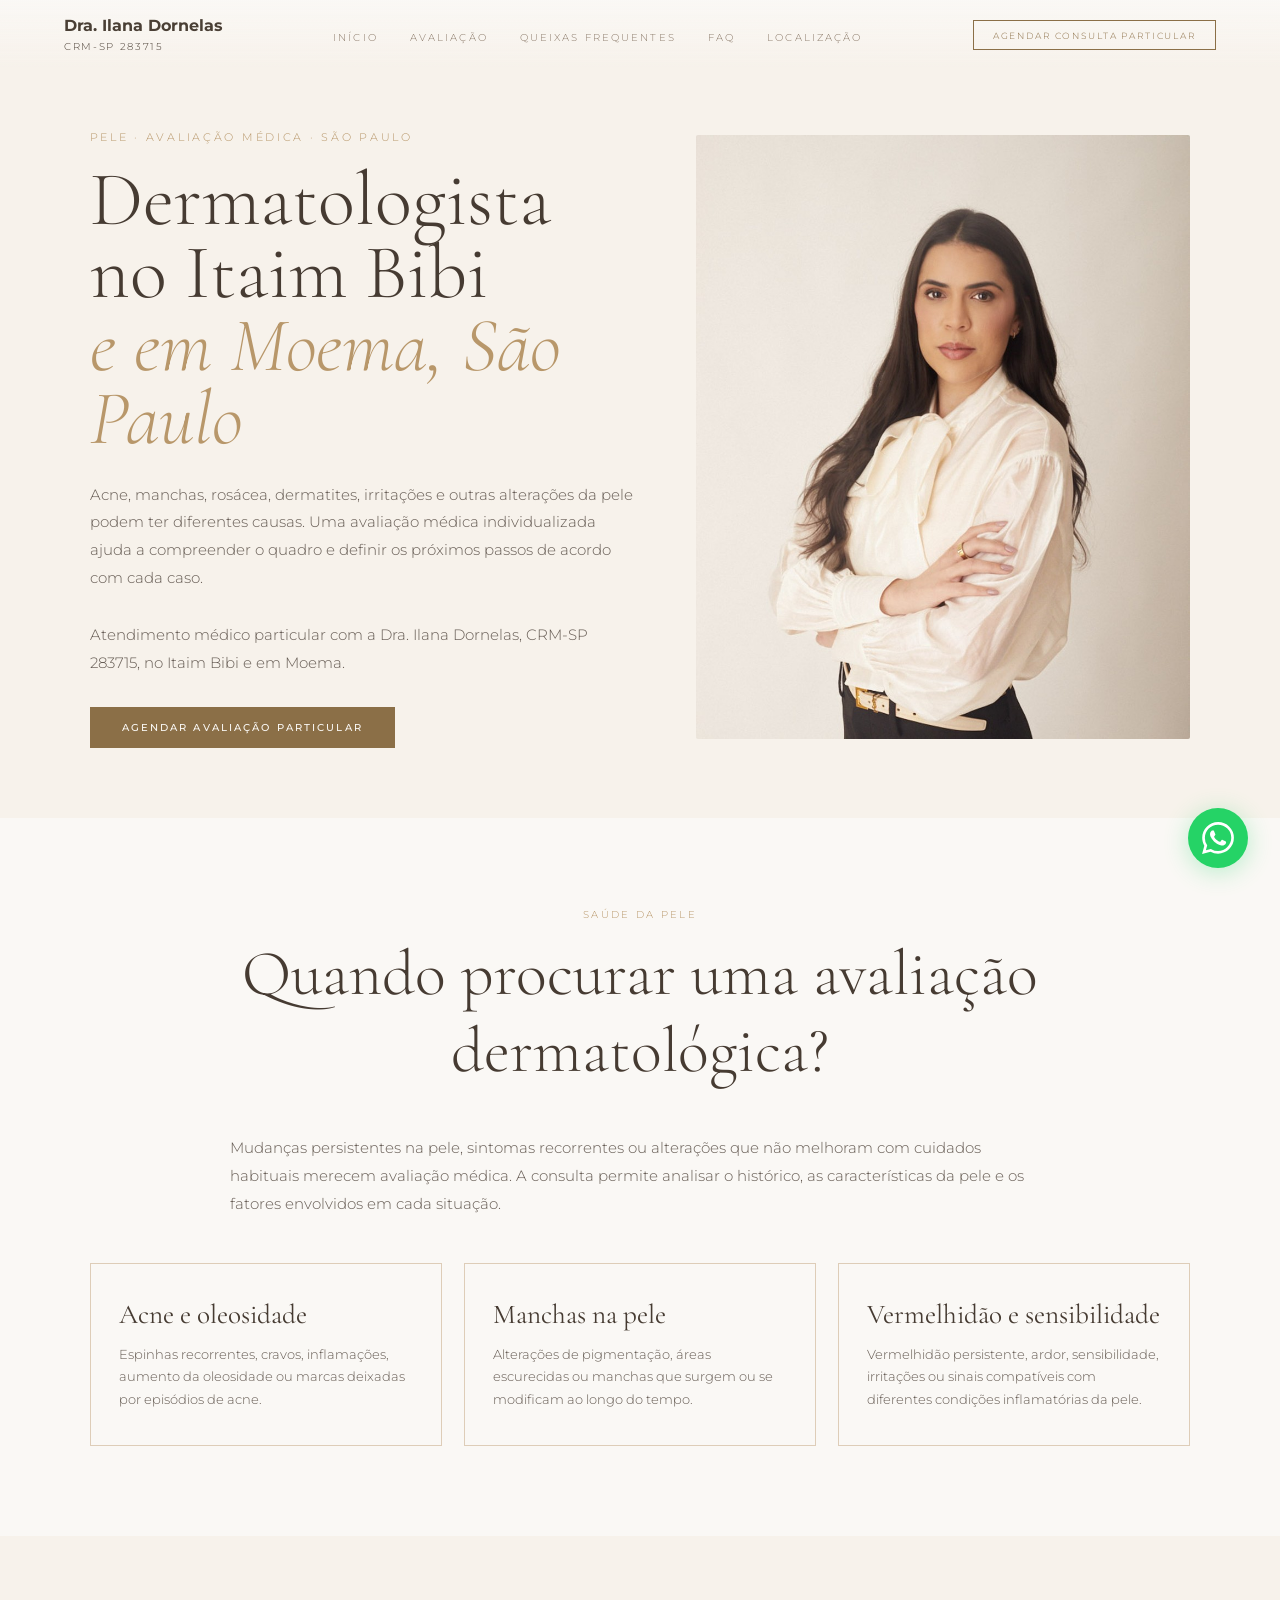
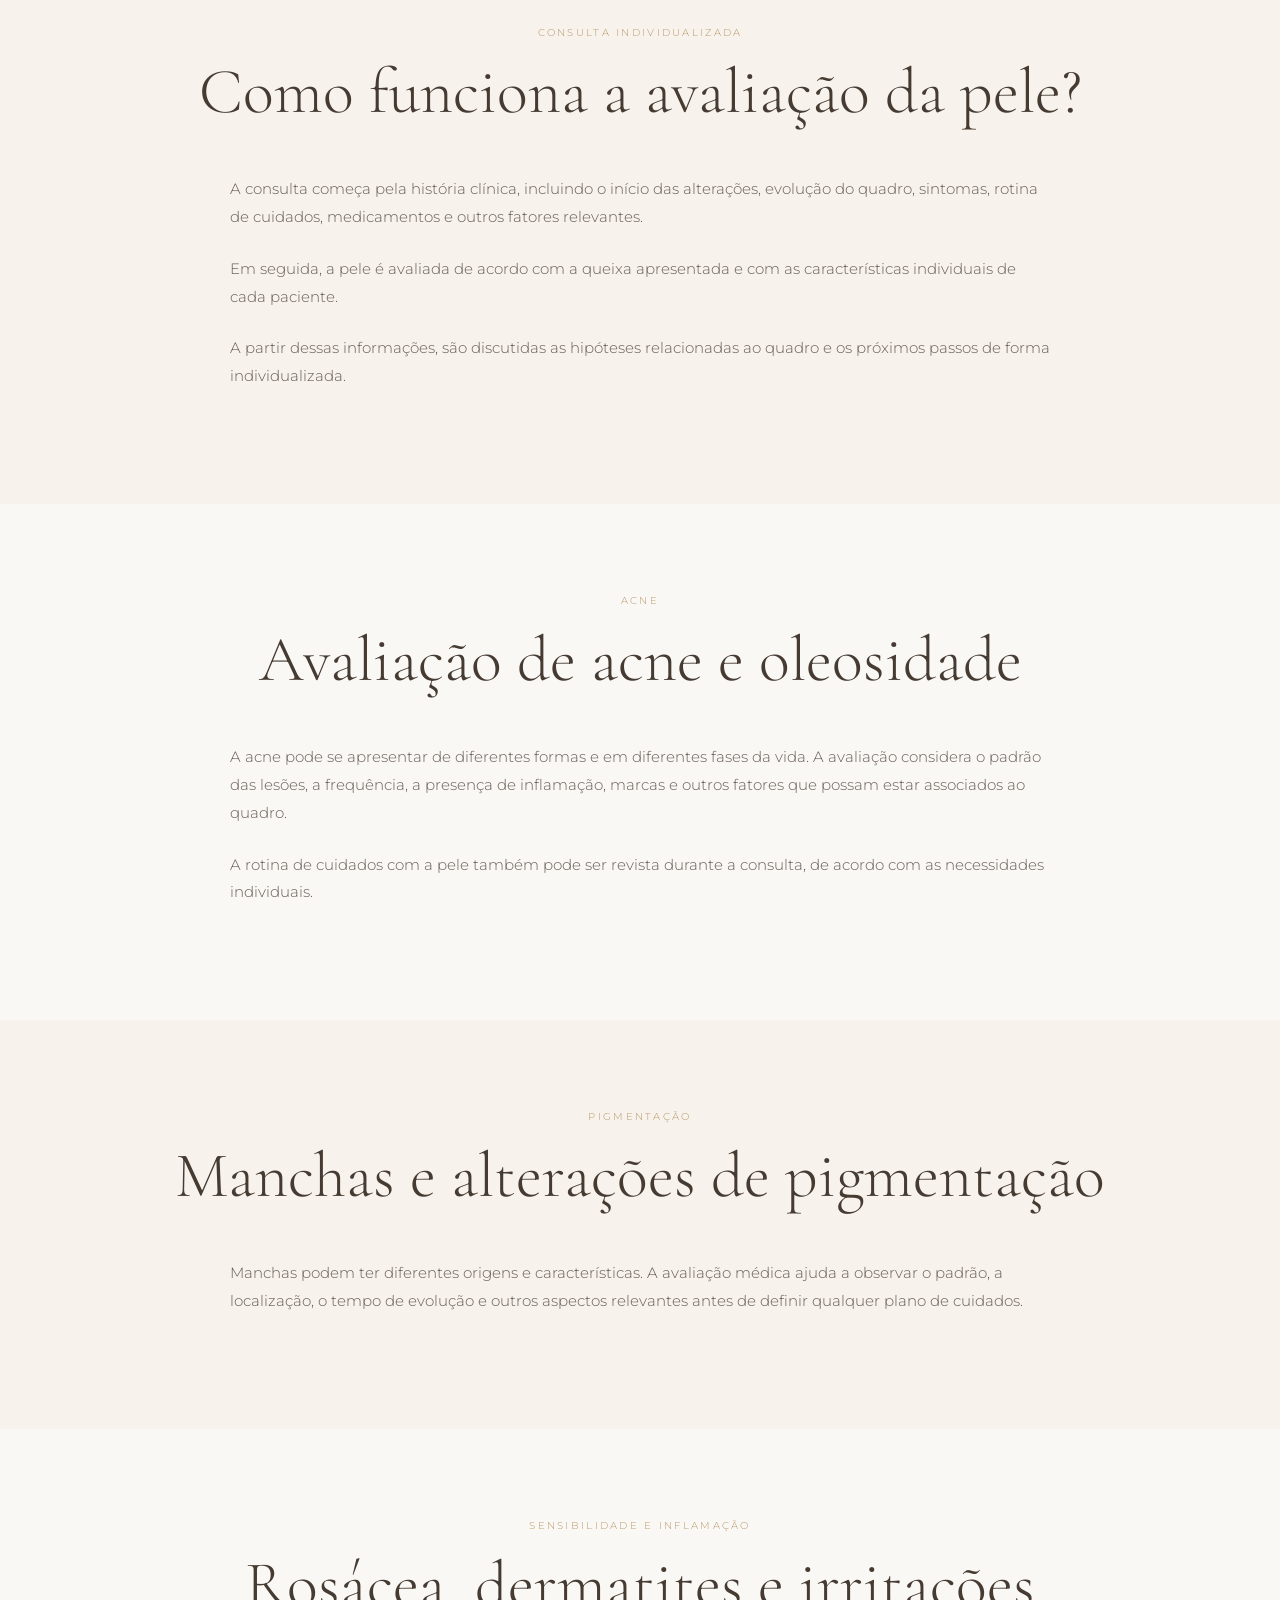
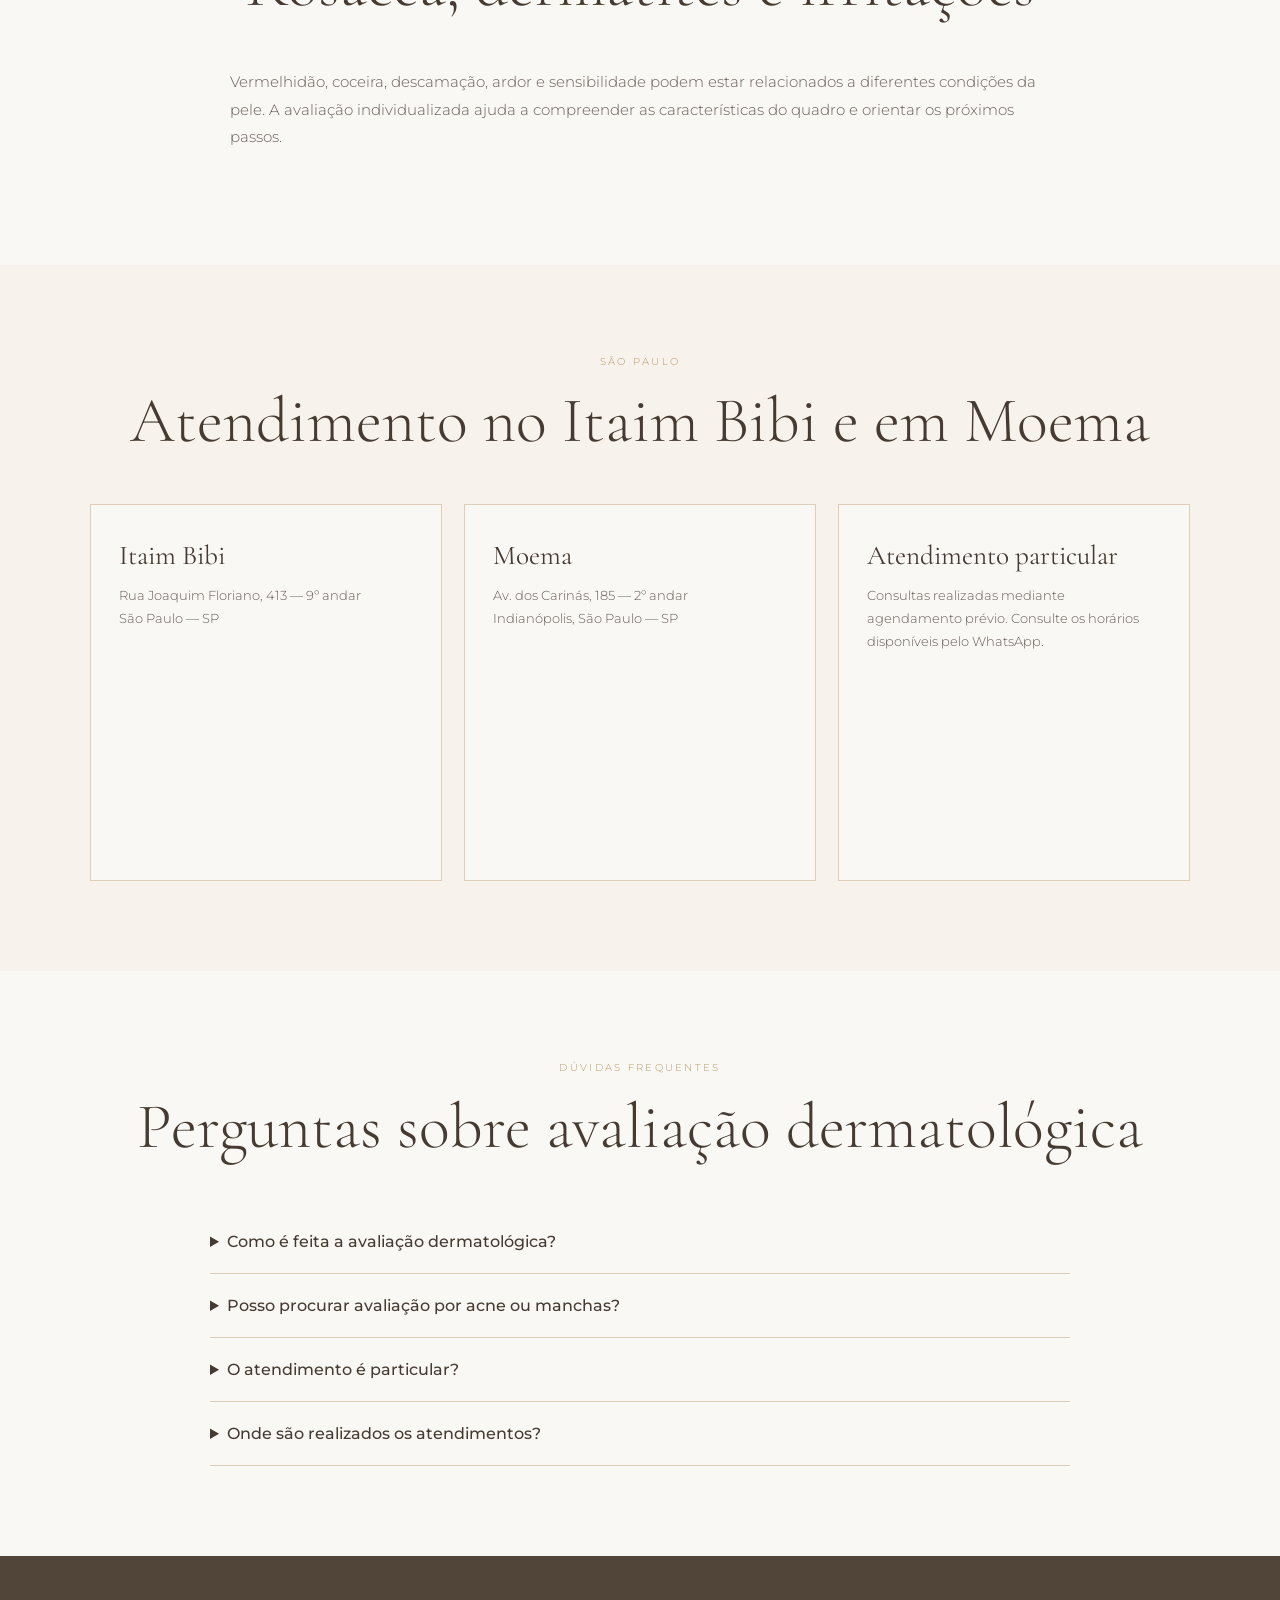
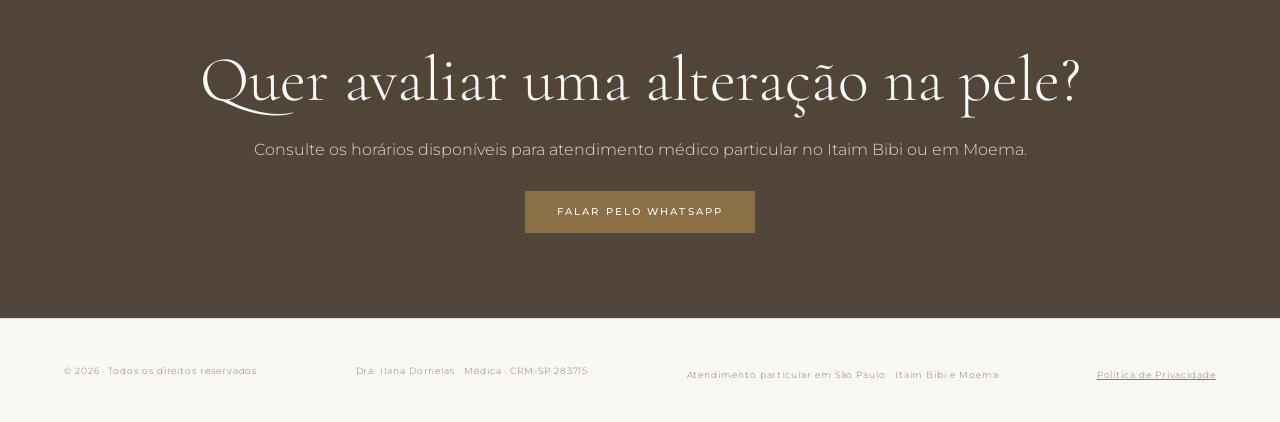
<file: avaliacao-dermatologica-sao-paulo/index.html>
<!DOCTYPE html>
<html lang="pt-BR">
<head>

<!-- Google Tag Manager -->
<script>
(function(w,d,s,l,i){
  w[l]=w[l]||[];
  w[l].push({'gtm.start':new Date().getTime(),event:'gtm.js'});
  var f=d.getElementsByTagName(s)[0],
      j=d.createElement(s),
      dl=l!='dataLayer'?'&l='+l:'';
  j.async=true;
  j.src='https://www.googletagmanager.com/gtm.js?id='+i+dl;
  f.parentNode.insertBefore(j,f);
})(window,document,'script','dataLayer','GTM-52NNBG28');
</script>
<!-- End Google Tag Manager -->

<meta charset="UTF-8">
<meta name="viewport" content="width=device-width, initial-scale=1.0">

<title>Avaliação Dermatológica em São Paulo | Dra. Ilana Dornelas</title>

<meta name="description"
content="Avaliação dermatológica em São Paulo para acne, manchas, rosácea, dermatites, irritações e outras alterações da pele. Atendimento médico particular no Itaim Bibi e em Moema.">

<meta name="author" content="Dra. Ilana Dornelas">
<meta name="robots" content="index, follow">
<meta name="theme-color" content="#B8976A">

<link rel="canonical"
href="https://drailanadornelas.com.br/avaliacao-dermatologica-sao-paulo/">

<!-- Open Graph -->
<meta property="og:type" content="website">
<meta property="og:url"
content="https://drailanadornelas.com.br/avaliacao-dermatologica-sao-paulo/">
<meta property="og:title"
content="Avaliação Dermatológica em São Paulo | Dra. Ilana Dornelas">
<meta property="og:description"
content="Consulta médica particular para avaliação de acne, manchas, rosácea, dermatites, irritações e outras alterações da pele em São Paulo.">
<meta property="og:image"
content="https://drailanadornelas.com.br/assets/images/og-image.jpg">
<meta property="og:locale" content="pt_BR">
<meta property="og:site_name" content="Dra. Ilana Dornelas">

<!-- Favicons -->
<link rel="icon" type="image/svg+xml" href="../assets/images/favicon.svg">
<link rel="icon" type="image/png" sizes="32x32"
href="../assets/images/favicon-32x32.png">
<link rel="apple-touch-icon" sizes="180x180"
href="../assets/images/apple-touch-icon.png">

<!-- Structured Data -->
<script type="application/ld+json">
{
  "@context": "https://schema.org",
  "@type": "MedicalWebPage",
  "name": "Avaliação Dermatológica em São Paulo",
  "description": "Informações sobre avaliação médica da pele para acne, manchas, rosácea, dermatites, irritações e outras alterações cutâneas.",
  "url": "https://drailanadornelas.com.br/avaliacao-dermatologica-sao-paulo/",
  "author": {
    "@type": "Person",
    "name": "Dra. Ilana Dornelas",
    "jobTitle": "Médica",
    "url": "https://drailanadornelas.com.br/"
  }
}
</script>

<link rel="preconnect" href="https://fonts.googleapis.com">
<link rel="preconnect" href="https://fonts.gstatic.com" crossorigin>

<link href="https://fonts.googleapis.com/css2?family=Cormorant+Garamond:ital,wght@0,300;0,400;0,500;1,300;1,400&family=Montserrat:wght@300;400;500;600&display=swap"
rel="stylesheet">

<link rel="stylesheet" href="../assets/css/style.css">

<style>
.lp-hero {
  min-height: 88vh;
  display: flex;
  align-items: center;
  padding: 130px 7% 70px;
  background: #f7f2eb;
}

.lp-hero-grid {
  width: 100%;
  max-width: 1280px;
  margin: auto;
  display: grid;
  grid-template-columns: 1.05fr .95fr;
  gap: 60px;
  align-items: center;
}

.lp-eyebrow {
  font-family: Montserrat, sans-serif;
  text-transform: uppercase;
  letter-spacing: .25em;
  font-size: .68rem;
  color: #B8976A;
  margin-bottom: 20px;
}

.lp-title {
  font-family: "Cormorant Garamond", serif;
  font-weight: 300;
  font-size: clamp(3rem,6vw,5.4rem);
  line-height: .95;
  color: #463b32;
  margin: 0 0 25px;
}

.lp-title em {
  color: #B8976A;
  font-weight: 300;
}

.lp-intro {
  max-width: 620px;
  font-family: Montserrat, sans-serif;
  font-size: .96rem;
  line-height: 1.8;
  color: #665c54;
  margin-bottom: 30px;
}

.lp-photo {
  width: 100%;
  max-height: 660px;
  object-fit: cover;
  object-position: top center;
  border-radius: 2px;
}

.lp-section {
  padding: 90px 7%;
}

.lp-section.alt {
  background: #f7f2eb;
}

.lp-inner {
  max-width: 1120px;
  margin: auto;
}

.lp-label {
  text-align: center;
  font-family: Montserrat, sans-serif;
  text-transform: uppercase;
  letter-spacing: .22em;
  font-size: .65rem;
  color: #B8976A;
  margin-bottom: 14px;
}

.lp-h2 {
  text-align: center;
  font-family: "Cormorant Garamond", serif;
  font-weight: 300;
  font-size: clamp(2.4rem,5vw,4rem);
  color: #463b32;
  margin: 0 0 45px;
}

.lp-text {
  max-width: 820px;
  margin: 0 auto 24px;
  font-family: Montserrat, sans-serif;
  line-height: 1.85;
  color: #665c54;
  font-size: .94rem;
}

.lp-grid {
  display: grid;
  grid-template-columns: repeat(3,1fr);
  gap: 22px;
  margin-top: 45px;
}

.lp-card {
  padding: 34px 28px;
  border: 1px solid #decdb8;
  background: #FAF8F5;
}

.lp-card h3 {
  font-family: "Cormorant Garamond", serif;
  font-size: 1.7rem;
  font-weight: 400;
  color: #463b32;
  margin: 0 0 12px;
}

.lp-card p {
  font-family: Montserrat, sans-serif;
  line-height: 1.7;
  font-size: .84rem;
  color: #665c54;
}

.lp-cta {
  padding: 85px 7%;
  text-align: center;
  background: #514438;
}

.lp-cta h2 {
  font-family: "Cormorant Garamond", serif;
  color: #FAF8F5;
  font-size: clamp(2.5rem,5vw,4rem);
  font-weight: 300;
  margin: 0 0 18px;
}

.lp-cta p {
  color: #e5d9ca;
  font-family: Montserrat, sans-serif;
  margin-bottom: 28px;
  line-height: 1.7;
}

.lp-faq {
  max-width: 860px;
  margin: auto;
}

.lp-faq details {
  border-bottom: 1px solid #decdb8;
  padding: 22px 0;
}

.lp-faq summary {
  cursor: pointer;
  font-family: Montserrat, sans-serif;
  color: #463b32;
  font-weight: 500;
}

.lp-faq details p {
  font-family: Montserrat, sans-serif;
  line-height: 1.75;
  color: #665c54;
  font-size: .9rem;
  margin-top: 15px;
}

@media (max-width: 800px) {
  .lp-hero {
    padding: 105px 6% 55px;
  }

  .lp-hero-grid {
    grid-template-columns: 1fr;
    gap: 35px;
  }

  .lp-photo {
    max-height: 500px;
  }

  .lp-grid {
    grid-template-columns: 1fr;
  }

  .lp-section {
    padding: 65px 6%;
  }
}
</style>

<script type="application/ld+json">
{
  "@context": "https://schema.org",
  "@graph": [
    {
      "@type": "MedicalClinic",
      "name": "Dra. Ilana Dornelas — Dermatologia (Itaim Bibi)",
      "medicalSpecialty": "Dermatology",
      "telephone": "+5511925243636",
      "url": "https://drailanadornelas.com.br/avaliacao-dermatologica-sao-paulo/",
      "address": {
        "@type": "PostalAddress",
        "streetAddress": "Rua Joaquim Floriano, 413 — 9º andar",
        "addressLocality": "São Paulo",
        "addressRegion": "SP",
        "addressCountry": "BR"
      }
    },
    {
      "@type": "MedicalClinic",
      "name": "Dra. Ilana Dornelas — Dermatologia (Moema)",
      "medicalSpecialty": "Dermatology",
      "telephone": "+5511925243636",
      "url": "https://drailanadornelas.com.br/avaliacao-dermatologica-sao-paulo/",
      "address": {
        "@type": "PostalAddress",
        "streetAddress": "Av. dos Carinás, 185 — 2º andar, Indianópolis",
        "addressLocality": "São Paulo",
        "addressRegion": "SP",
        "addressCountry": "BR"
      }
    }
  ]
}
</script>

</head>

<body>

<!-- Google Tag Manager noscript -->
<noscript>
<iframe src="https://www.googletagmanager.com/ns.html?id=GTM-52NNBG28"
height="0" width="0" style="display:none;visibility:hidden"></iframe>
</noscript>

<nav id="navbar">

  <div class="nav-logo">
    <a href="/" style="text-decoration:none;color:inherit;">
      <strong>Dra. Ilana Dornelas</strong><br>
      <span style="font-size:.65rem;letter-spacing:.16em;">
        CRM-SP 283715
      </span>
    </a>
  </div>

  <ul class="nav-links">
    <li><a href="/">Início</a></li>
    <li><a href="#avaliacao">Avaliação</a></li>
    <li><a href="#queixas">Queixas frequentes</a></li>
    <li><a href="#faq">FAQ</a></li>
    <li><a href="#localizacao">Localização</a></li>
  </ul>

  <a href="#agendamento" class="nav-cta">
    Agendar Consulta Particular
  </a>

</nav>


<!-- HERO -->
<section class="lp-hero">

  <div class="lp-hero-grid">

    <div>

      <p class="lp-eyebrow">
        Pele · Avaliação Médica · São Paulo
      </p>

      <h1 class="lp-title">
        Dermatologista no Itaim Bibi<br>
        <em>e em Moema, São Paulo</em>
      </h1>

      <p class="lp-intro">
        Acne, manchas, rosácea, dermatites, irritações e outras alterações
        da pele podem ter diferentes causas. Uma avaliação médica individualizada
        ajuda a compreender o quadro e definir os próximos passos de acordo com cada caso.
      </p>

      <p class="lp-intro">
        Atendimento médico particular com a Dra. Ilana Dornelas,
        CRM-SP 283715, no Itaim Bibi e em Moema.
      </p>

      <a href="#agendamento" class="btn-primary">
        Agendar Avaliação Particular
      </a>

    </div>

    <div>
      <img
        src="../assets/images/dra-ilana.jpg"
        alt="Dra. Ilana Dornelas - avaliação dermatológica em São Paulo"
        class="lp-photo">
    </div>

  </div>

</section>


<!-- QUANDO AVALIAR -->
<section class="lp-section" id="avaliacao">

  <div class="lp-inner">

    <p class="lp-label">Saúde da pele</p>

    <h2 class="lp-h2">
      Quando procurar uma avaliação dermatológica?
    </h2>

    <p class="lp-text">
      Mudanças persistentes na pele, sintomas recorrentes ou alterações que não melhoram
      com cuidados habituais merecem avaliação médica. A consulta permite analisar o
      histórico, as características da pele e os fatores envolvidos em cada situação.
    </p>

    <div class="lp-grid" id="queixas">

      <div class="lp-card">
        <h3>Acne e oleosidade</h3>
        <p>
          Espinhas recorrentes, cravos, inflamações, aumento da oleosidade
          ou marcas deixadas por episódios de acne.
        </p>
      </div>

      <div class="lp-card">
        <h3>Manchas na pele</h3>
        <p>
          Alterações de pigmentação, áreas escurecidas ou manchas que surgem
          ou se modificam ao longo do tempo.
        </p>
      </div>

      <div class="lp-card">
        <h3>Vermelhidão e sensibilidade</h3>
        <p>
          Vermelhidão persistente, ardor, sensibilidade, irritações ou sinais
          compatíveis com diferentes condições inflamatórias da pele.
        </p>
      </div>

    </div>

  </div>

</section>


<!-- COMO FUNCIONA -->
<section class="lp-section alt">

  <div class="lp-inner">

    <p class="lp-label">Consulta individualizada</p>

    <h2 class="lp-h2">
      Como funciona a avaliação da pele?
    </h2>

    <p class="lp-text">
      A consulta começa pela história clínica, incluindo o início das alterações,
      evolução do quadro, sintomas, rotina de cuidados, medicamentos e outros
      fatores relevantes.
    </p>

    <p class="lp-text">
      Em seguida, a pele é avaliada de acordo com a queixa apresentada e com as
      características individuais de cada paciente.
    </p>

    <p class="lp-text">
      A partir dessas informações, são discutidas as hipóteses relacionadas ao
      quadro e os próximos passos de forma individualizada.
    </p>

  </div>

</section>


<!-- ACNE -->
<section class="lp-section">

  <div class="lp-inner">

    <p class="lp-label">Acne</p>

    <h2 class="lp-h2">
      Avaliação de acne e oleosidade
    </h2>

    <p class="lp-text">
      A acne pode se apresentar de diferentes formas e em diferentes fases da vida.
      A avaliação considera o padrão das lesões, a frequência, a presença de inflamação,
      marcas e outros fatores que possam estar associados ao quadro.
    </p>

    <p class="lp-text">
      A rotina de cuidados com a pele também pode ser revista durante a consulta,
      de acordo com as necessidades individuais.
    </p>

  </div>

</section>


<!-- MANCHAS -->
<section class="lp-section alt">

  <div class="lp-inner">

    <p class="lp-label">Pigmentação</p>

    <h2 class="lp-h2">
      Manchas e alterações de pigmentação
    </h2>

    <p class="lp-text">
      Manchas podem ter diferentes origens e características. A avaliação médica
      ajuda a observar o padrão, a localização, o tempo de evolução e outros aspectos
      relevantes antes de definir qualquer plano de cuidados.
    </p>

  </div>

</section>


<!-- ROSÁCEA / DERMATITES -->
<section class="lp-section">

  <div class="lp-inner">

    <p class="lp-label">Sensibilidade e inflamação</p>

    <h2 class="lp-h2">
      Rosácea, dermatites e irritações
    </h2>

    <p class="lp-text">
      Vermelhidão, coceira, descamação, ardor e sensibilidade podem estar relacionados
      a diferentes condições da pele. A avaliação individualizada ajuda a compreender
      as características do quadro e orientar os próximos passos.
    </p>

  </div>

</section>


<!-- LOCALIZAÇÃO -->
<section class="lp-section alt" id="localizacao">

  <div class="lp-inner">

    <p class="lp-label">São Paulo</p>

    <h2 class="lp-h2">
      Atendimento no Itaim Bibi e em Moema
    </h2>

    <div class="lp-grid">

      <div class="lp-card">
        <h3>Itaim Bibi</h3>
        <p>
          Rua Joaquim Floriano, 413 — 9º andar<br>
          São Paulo — SP
        </p>
        <iframe
          src="https://maps.google.com/maps?q=Rua%20Joaquim%20Floriano%2C%20413%2C%20S%C3%A3o%20Paulo%20-%20SP&output=embed"
          width="100%" height="200" style="border:0; border-radius:8px; margin-top:12px;"
          loading="lazy" referrerpolicy="no-referrer-when-downgrade"
          title="Mapa do consultório no Itaim Bibi — Rua Joaquim Floriano, 413">
        </iframe>
      </div>

      <div class="lp-card">
        <h3>Moema</h3>
        <p>
          Av. dos Carinás, 185 — 2º andar<br>
          Indianópolis, São Paulo — SP
        </p>
        <iframe
          src="https://maps.google.com/maps?q=Av.%20dos%20Carin%C3%A1s%2C%20185%2C%20Indian%C3%B3polis%2C%20S%C3%A3o%20Paulo%20-%20SP&output=embed"
          width="100%" height="200" style="border:0; border-radius:8px; margin-top:12px;"
          loading="lazy" referrerpolicy="no-referrer-when-downgrade"
          title="Mapa do consultório em Moema — Av. dos Carinás, 185">
        </iframe>
      </div>

      <div class="lp-card">
        <h3>Atendimento particular</h3>
        <p>
          Consultas realizadas mediante agendamento prévio.
          Consulte os horários disponíveis pelo WhatsApp.
        </p>
      </div>

    </div>

  </div>

</section>


<!-- FAQ -->
<section class="lp-section" id="faq">

  <div class="lp-inner">

    <p class="lp-label">Dúvidas frequentes</p>

    <h2 class="lp-h2">
      Perguntas sobre avaliação dermatológica
    </h2>

    <div class="lp-faq">

      <details>
        <summary>Como é feita a avaliação dermatológica?</summary>
        <p>
          A consulta inclui história clínica e avaliação da pele de acordo com
          a queixa apresentada e as características de cada paciente.
        </p>
      </details>

      <details>
        <summary>Posso procurar avaliação por acne ou manchas?</summary>
        <p>
          Sim. Acne, manchas, vermelhidão, irritações e outras alterações da pele
          podem ser avaliadas em consulta médica.
        </p>
      </details>

      <details>
        <summary>O atendimento é particular?</summary>
        <p>
          Sim. O atendimento é particular e realizado mediante agendamento prévio.
        </p>
      </details>

      <details>
        <summary>Onde são realizados os atendimentos?</summary>
        <p>
          Em São Paulo, no Itaim Bibi e em Moema.
        </p>
      </details>

    </div>

  </div>

</section>


<!-- CTA -->
<section class="lp-cta" id="agendamento">

  <h2>
    Quer avaliar uma alteração na pele?
  </h2>

  <p>
    Consulte os horários disponíveis para atendimento médico
    particular no Itaim Bibi ou em Moema.
  </p>

  <a
    href="https://wa.me/5511925243636?text=Olá!%20Gostaria%20de%20agendar%20uma%20avaliação%20dermatológica%20particular%20com%20a%20Dra.%20Ilana%20Dornelas."
    target="_blank"
    rel="noopener noreferrer"
    class="btn-primary">
    Falar pelo WhatsApp
  </a>

</section>


<footer>

  <div class="footer-copy">
    © 2026 · Todos os direitos reservados
  </div>

  <div class="footer-crm">
    Dra. Ilana Dornelas · Médica · CRM-SP 283715
  </div>

  <div class="footer-crm" style="margin-top:8px;">
    Atendimento particular em São Paulo · Itaim Bibi e Moema
  </div>

  <div class="footer-crm" style="margin-top:8px;">
    <a href="/privacidade.html"
       style="color:inherit;text-decoration:underline;">
      Política de Privacidade
    </a>
  </div>

</footer>


<a
href="https://wa.me/5511925243636?text=Olá!%20Gostaria%20de%20agendar%20uma%20avaliação%20dermatológica%20particular%20com%20a%20Dra.%20Ilana%20Dornelas."
class="whatsapp-float"
target="_blank"
rel="noopener noreferrer"
aria-label="Abrir WhatsApp para agendar avaliação dermatológica">

<svg viewBox="0 0 24 24" fill="white"
xmlns="http://www.w3.org/2000/svg">
<path d="M17.472 14.382c-.297-.149-1.758-.867-2.03-.967-.273-.099-.471-.148-.67.15-.197.297-.767.966-.94 1.164-.173.199-.347.223-.644.075-.297-.15-1.255-.463-2.39-1.475-.883-.788-1.48-1.761-1.653-2.059-.173-.297-.018-.458.13-.606.134-.133.298-.347.446-.52.149-.174.198-.298.298-.497.099-.198.05-.371-.025-.52-.075-.149-.669-1.612-.916-2.207-.242-.579-.487-.5-.669-.51-.173-.008-.371-.01-.57-.01-.198 0-.52.074-.792.372-.272.297-1.04 1.016-1.04 2.479 0 1.462 1.065 2.875 1.213 3.074.149.198 2.096 3.2 5.077 4.487.709.306 1.262.489 1.694.625.712.227 1.36.195 1.871.118.571-.085 1.758-.719 2.006-1.413.248-.694.248-1.289.173-1.413-.074-.124-.272-.198-.57-.347m-5.421 7.403h-.004a9.87 9.87 0 01-5.031-1.378l-.361-.214-3.741.982.998-3.648-.235-.374a9.86 9.86 0 01-1.51-5.26c.001-5.45 4.436-9.884 9.888-9.884 2.64 0 5.122 1.03 6.988 2.898a9.825 9.825 0 012.893 6.994c-.003 5.45-4.437 9.884-9.885 9.884m8.413-18.297A11.815 11.815 0 0012.05 0C5.495 0 .16 5.335.157 11.892c0 2.096.547 4.142 1.588 5.945L.057 24l6.305-1.654a11.882 11.882 0 005.683 1.448h.005c6.554 0 11.89-5.335 11.893-11.893a11.821 11.821 0 00-3.48-8.413Z"/>
</svg>

</a>

<script src="../assets/js/main.js"></script>

</body>
</html>
</file>
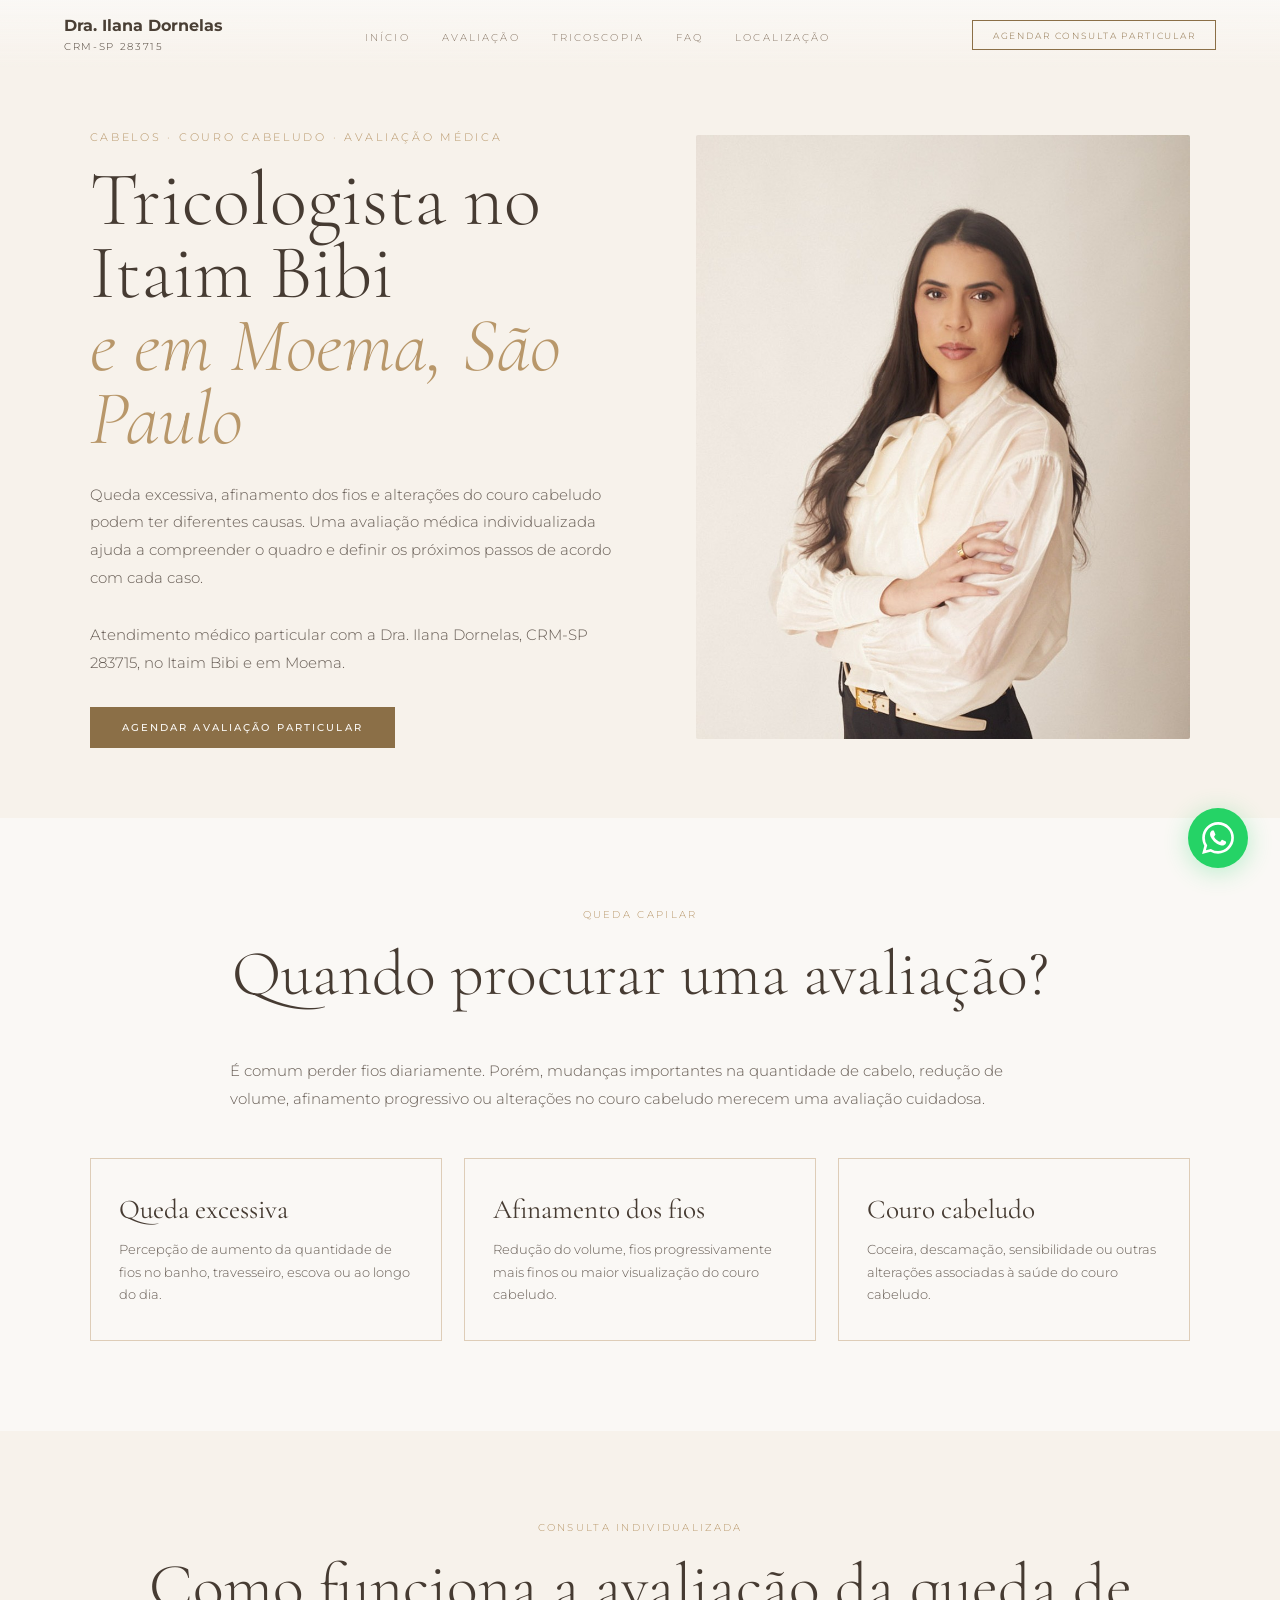
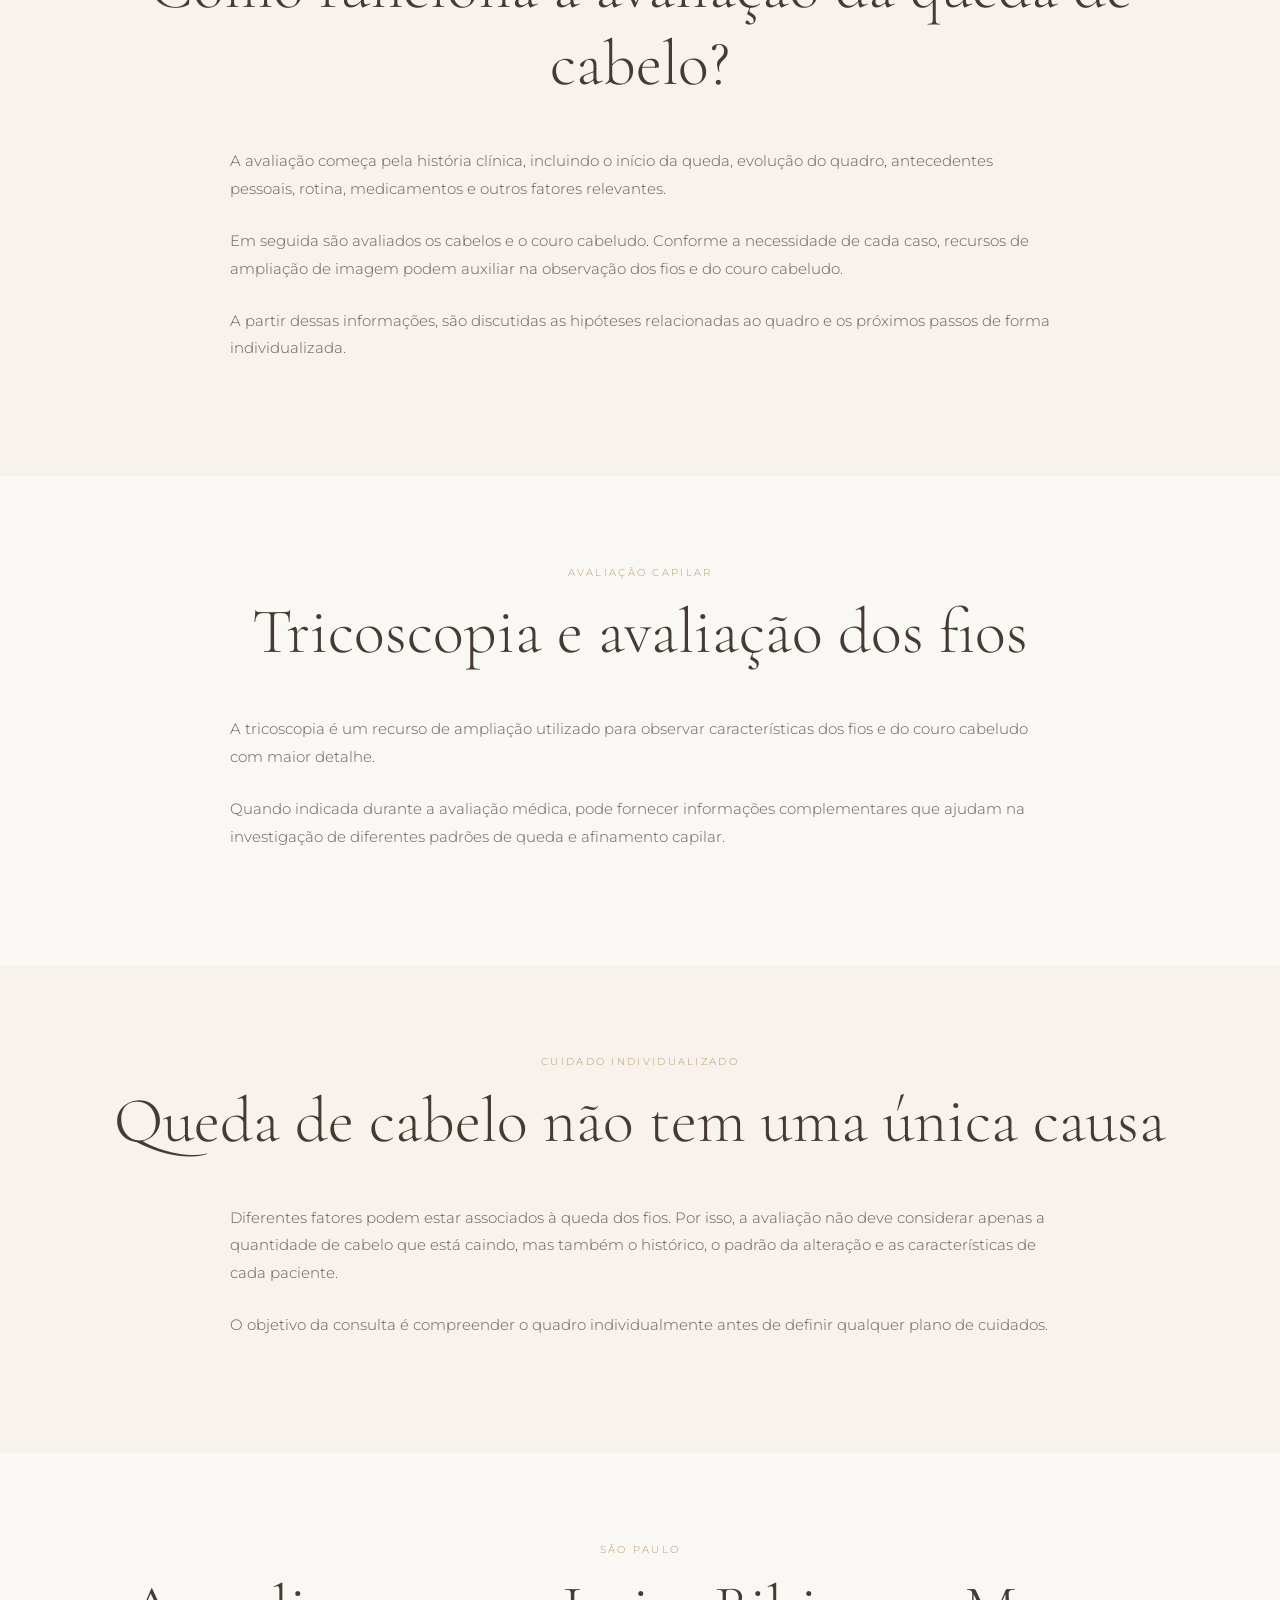
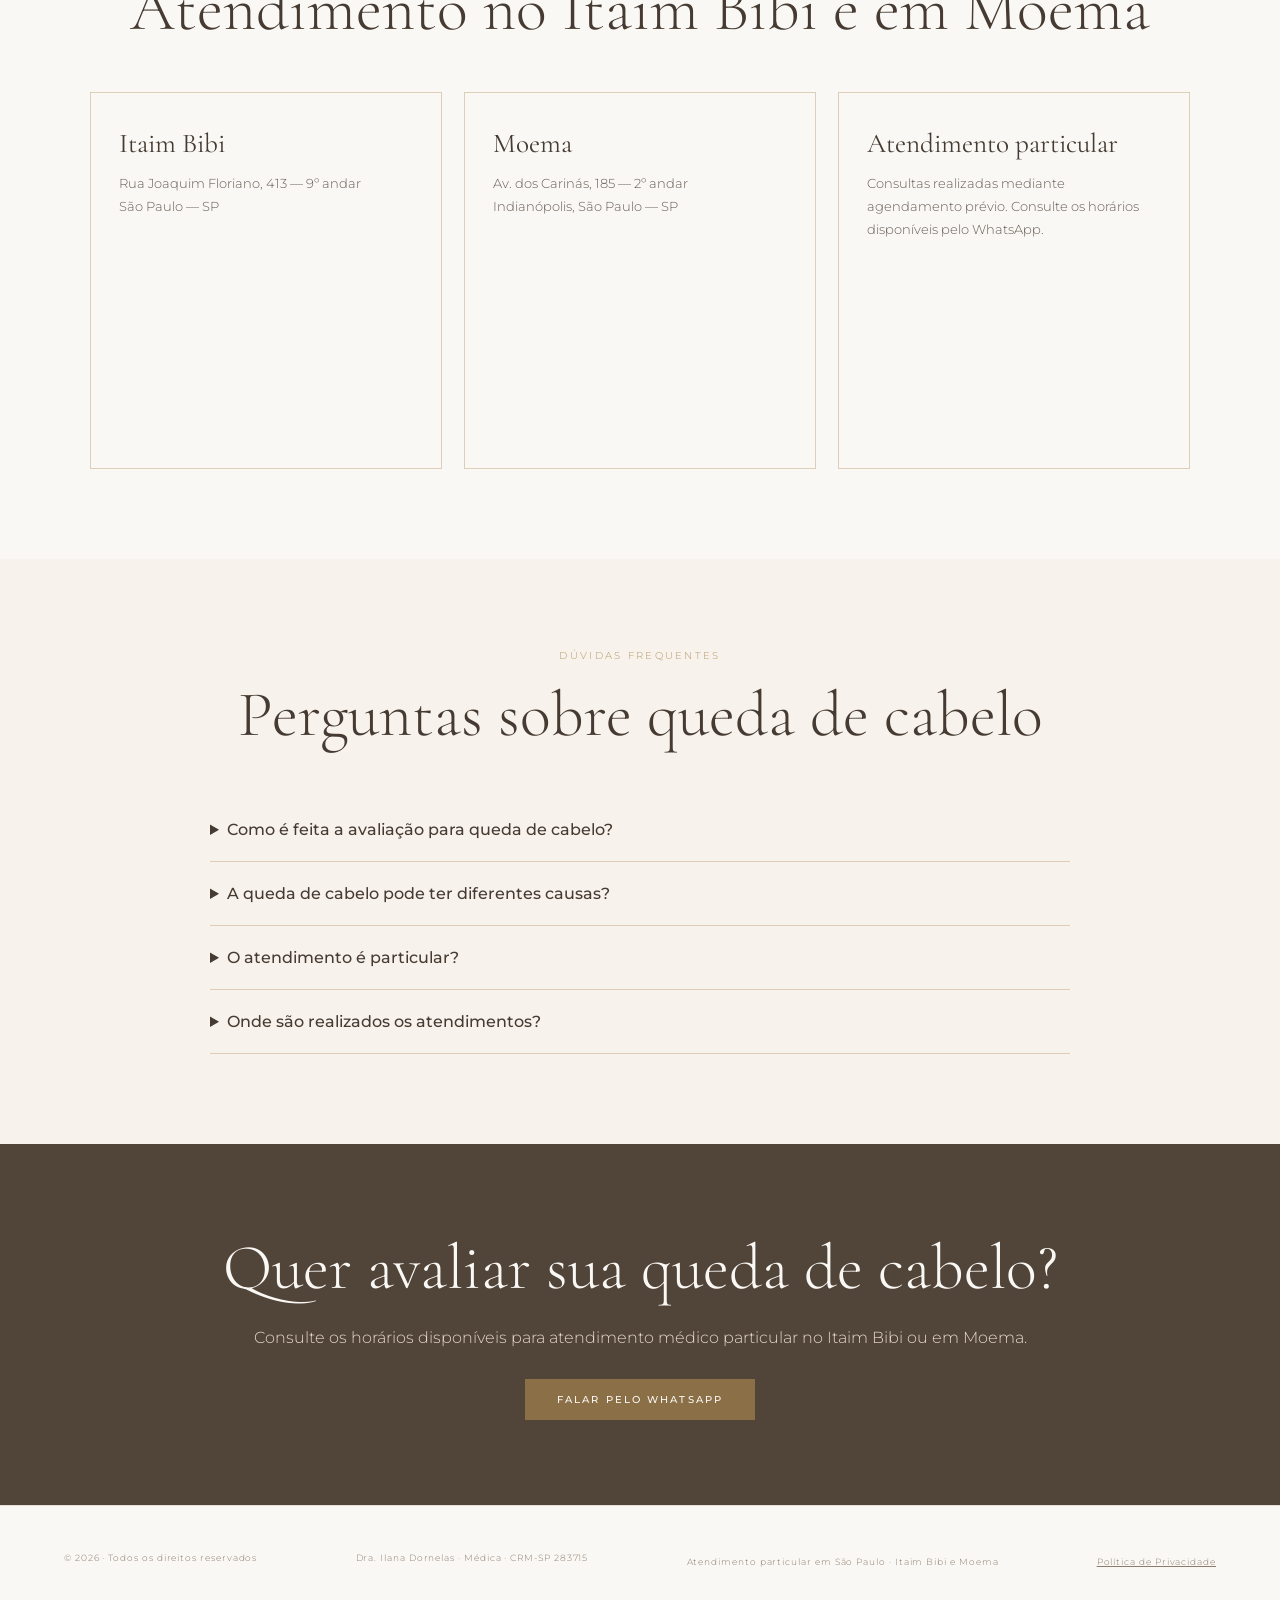
<file: queda-de-cabelo-sao-paulo/index.html>
<!DOCTYPE html>
<html lang="pt-BR">
<head>

<!-- Google Tag Manager -->
<script>
(function(w,d,s,l,i){
  w[l]=w[l]||[];
  w[l].push({'gtm.start':new Date().getTime(),event:'gtm.js'});
  var f=d.getElementsByTagName(s)[0],
      j=d.createElement(s),
      dl=l!='dataLayer'?'&l='+l:'';
  j.async=true;
  j.src='https://www.googletagmanager.com/gtm.js?id='+i+dl;
  f.parentNode.insertBefore(j,f);
})(window,document,'script','dataLayer','GTM-52NNBG28');
</script>
<!-- End Google Tag Manager -->

<meta charset="UTF-8">
<meta name="viewport" content="width=device-width, initial-scale=1.0">

<title>Queda de Cabelo em São Paulo | Dra. Ilana Dornelas</title>

<meta name="description"
content="Avaliação médica para queda de cabelo, afinamento dos fios e alterações do couro cabeludo em São Paulo. Atendimento particular no Itaim Bibi e em Moema.">

<meta name="author" content="Dra. Ilana Dornelas">
<meta name="robots" content="index, follow">
<meta name="theme-color" content="#B8976A">

<link rel="canonical"
href="https://drailanadornelas.com.br/queda-de-cabelo-sao-paulo/">

<!-- Open Graph -->
<meta property="og:type" content="website">
<meta property="og:url"
content="https://drailanadornelas.com.br/queda-de-cabelo-sao-paulo/">
<meta property="og:title"
content="Queda de Cabelo em São Paulo | Dra. Ilana Dornelas">
<meta property="og:description"
content="Avaliação médica individualizada para queda de cabelo, fios e couro cabeludo. Atendimento particular no Itaim Bibi e em Moema.">
<meta property="og:image"
content="https://drailanadornelas.com.br/assets/images/og-image.jpg">
<meta property="og:locale" content="pt_BR">
<meta property="og:site_name" content="Dra. Ilana Dornelas">

<!-- Favicons -->
<link rel="icon" type="image/svg+xml" href="../assets/images/favicon.svg">
<link rel="icon" type="image/png" sizes="32x32"
href="../assets/images/favicon-32x32.png">
<link rel="apple-touch-icon" sizes="180x180"
href="../assets/images/apple-touch-icon.png">

<!-- Structured Data -->
<script type="application/ld+json">
{
  "@context": "https://schema.org",
  "@type": "MedicalWebPage",
  "name": "Queda de Cabelo em São Paulo",
  "description": "Informações sobre avaliação médica para queda de cabelo, afinamento dos fios e alterações do couro cabeludo.",
  "url": "https://drailanadornelas.com.br/queda-de-cabelo-sao-paulo/",
  "about": {
    "@type": "MedicalCondition",
    "name": "Queda de cabelo"
  },
  "author": {
    "@type": "Person",
    "name": "Dra. Ilana Dornelas",
    "jobTitle": "Médica",
    "url": "https://drailanadornelas.com.br/"
  }
}
</script>

<link rel="preconnect" href="https://fonts.googleapis.com">
<link rel="preconnect" href="https://fonts.gstatic.com" crossorigin>

<link href="https://fonts.googleapis.com/css2?family=Cormorant+Garamond:ital,wght@0,300;0,400;0,500;1,300;1,400&family=Montserrat:wght@300;400;500;600&display=swap"
rel="stylesheet">

<link rel="stylesheet" href="../assets/css/style.css">

<style>
.lp-hero {
  min-height: 88vh;
  display: flex;
  align-items: center;
  padding: 130px 7% 70px;
  background: #f7f2eb;
}

.lp-hero-grid {
  width: 100%;
  max-width: 1280px;
  margin: auto;
  display: grid;
  grid-template-columns: 1.05fr .95fr;
  gap: 60px;
  align-items: center;
}

.lp-eyebrow {
  font-family: Montserrat, sans-serif;
  text-transform: uppercase;
  letter-spacing: .25em;
  font-size: .68rem;
  color: #B8976A;
  margin-bottom: 20px;
}

.lp-title {
  font-family: "Cormorant Garamond", serif;
  font-weight: 300;
  font-size: clamp(3rem,6vw,5.4rem);
  line-height: .95;
  color: #463b32;
  margin: 0 0 25px;
}

.lp-title em {
  color: #B8976A;
  font-weight: 300;
}

.lp-intro {
  max-width: 620px;
  font-family: Montserrat, sans-serif;
  font-size: .96rem;
  line-height: 1.8;
  color: #665c54;
  margin-bottom: 30px;
}

.lp-photo {
  width: 100%;
  max-height: 660px;
  object-fit: cover;
  object-position: top center;
  border-radius: 2px;
}

.lp-section {
  padding: 90px 7%;
}

.lp-section.alt {
  background: #f7f2eb;
}

.lp-inner {
  max-width: 1120px;
  margin: auto;
}

.lp-label {
  text-align: center;
  font-family: Montserrat, sans-serif;
  text-transform: uppercase;
  letter-spacing: .22em;
  font-size: .65rem;
  color: #B8976A;
  margin-bottom: 14px;
}

.lp-h2 {
  text-align: center;
  font-family: "Cormorant Garamond", serif;
  font-weight: 300;
  font-size: clamp(2.4rem,5vw,4rem);
  color: #463b32;
  margin: 0 0 45px;
}

.lp-text {
  max-width: 820px;
  margin: 0 auto 24px;
  font-family: Montserrat, sans-serif;
  line-height: 1.85;
  color: #665c54;
  font-size: .94rem;
}

.lp-grid {
  display: grid;
  grid-template-columns: repeat(3,1fr);
  gap: 22px;
  margin-top: 45px;
}

.lp-card {
  padding: 34px 28px;
  border: 1px solid #decdb8;
  background: #FAF8F5;
}

.lp-card h3 {
  font-family: "Cormorant Garamond", serif;
  font-size: 1.7rem;
  font-weight: 400;
  color: #463b32;
  margin: 0 0 12px;
}

.lp-card p {
  font-family: Montserrat, sans-serif;
  line-height: 1.7;
  font-size: .84rem;
  color: #665c54;
}

.lp-cta {
  padding: 85px 7%;
  text-align: center;
  background: #514438;
}

.lp-cta h2 {
  font-family: "Cormorant Garamond", serif;
  color: #FAF8F5;
  font-size: clamp(2.5rem,5vw,4rem);
  font-weight: 300;
  margin: 0 0 18px;
}

.lp-cta p {
  color: #e5d9ca;
  font-family: Montserrat, sans-serif;
  margin-bottom: 28px;
  line-height: 1.7;
}

.lp-faq {
  max-width: 860px;
  margin: auto;
}

.lp-faq details {
  border-bottom: 1px solid #decdb8;
  padding: 22px 0;
}

.lp-faq summary {
  cursor: pointer;
  font-family: Montserrat, sans-serif;
  color: #463b32;
  font-weight: 500;
}

.lp-faq details p {
  font-family: Montserrat, sans-serif;
  line-height: 1.75;
  color: #665c54;
  font-size: .9rem;
  margin-top: 15px;
}

@media (max-width: 800px) {
  .lp-hero {
    padding: 105px 6% 55px;
  }

  .lp-hero-grid {
    grid-template-columns: 1fr;
    gap: 35px;
  }

  .lp-photo {
    max-height: 500px;
  }

  .lp-grid {
    grid-template-columns: 1fr;
  }

  .lp-section {
    padding: 65px 6%;
  }
}
</style>

<script type="application/ld+json">
{
  "@context": "https://schema.org",
  "@graph": [
    {
      "@type": "MedicalClinic",
      "name": "Dra. Ilana Dornelas — Tricologia (Itaim Bibi)",
      "medicalSpecialty": "Dermatology",
      "telephone": "+5511925243636",
      "url": "https://drailanadornelas.com.br/queda-de-cabelo-sao-paulo/",
      "address": {
        "@type": "PostalAddress",
        "streetAddress": "Rua Joaquim Floriano, 413 — 9º andar",
        "addressLocality": "São Paulo",
        "addressRegion": "SP",
        "addressCountry": "BR"
      }
    },
    {
      "@type": "MedicalClinic",
      "name": "Dra. Ilana Dornelas — Tricologia (Moema)",
      "medicalSpecialty": "Dermatology",
      "telephone": "+5511925243636",
      "url": "https://drailanadornelas.com.br/queda-de-cabelo-sao-paulo/",
      "address": {
        "@type": "PostalAddress",
        "streetAddress": "Av. dos Carinás, 185 — 2º andar, Indianópolis",
        "addressLocality": "São Paulo",
        "addressRegion": "SP",
        "addressCountry": "BR"
      }
    }
  ]
}
</script>

</head>

<body>

<!-- Google Tag Manager noscript -->
<noscript>
<iframe src="https://www.googletagmanager.com/ns.html?id=GTM-52NNBG28"
height="0" width="0" style="display:none;visibility:hidden"></iframe>
</noscript>

<nav id="navbar">

  <div class="nav-logo">
    <a href="/" style="text-decoration:none;color:inherit;">
      <strong>Dra. Ilana Dornelas</strong><br>
      <span style="font-size:.65rem;letter-spacing:.16em;">
        CRM-SP 283715
      </span>
    </a>
  </div>

  <ul class="nav-links">
    <li><a href="/">Início</a></li>
    <li><a href="#avaliacao">Avaliação</a></li>
    <li><a href="#tricoscopia">Tricoscopia</a></li>
    <li><a href="#faq">FAQ</a></li>
    <li><a href="#localizacao">Localização</a></li>
  </ul>

  <a href="#agendamento" class="nav-cta">
    Agendar Consulta Particular
  </a>

</nav>


<!-- HERO -->
<section class="lp-hero">

  <div class="lp-hero-grid">

    <div>

      <p class="lp-eyebrow">
        Cabelos · Couro Cabeludo · Avaliação Médica
      </p>

      <h1 class="lp-title">
        Tricologista no Itaim Bibi<br>
        <em>e em Moema, São Paulo</em>
      </h1>

      <p class="lp-intro">
        Queda excessiva, afinamento dos fios e alterações do couro
        cabeludo podem ter diferentes causas. Uma avaliação médica
        individualizada ajuda a compreender o quadro e definir os
        próximos passos de acordo com cada caso.
      </p>

      <p class="lp-intro">
        Atendimento médico particular com a Dra. Ilana Dornelas,
        CRM-SP 283715, no Itaim Bibi e em Moema.
      </p>

      <a href="#agendamento" class="btn-primary">
        Agendar Avaliação Particular
      </a>

    </div>

    <div>
      <img
        src="../assets/images/dra-ilana.jpg"
        alt="Dra. Ilana Dornelas - avaliação médica para queda de cabelo em São Paulo"
        class="lp-photo">
    </div>

  </div>

</section>


<!-- QUANDO AVALIAR -->
<section class="lp-section" id="avaliacao">

  <div class="lp-inner">

    <p class="lp-label">Queda capilar</p>

    <h2 class="lp-h2">
      Quando procurar uma avaliação?
    </h2>

    <p class="lp-text">
      É comum perder fios diariamente. Porém, mudanças importantes
      na quantidade de cabelo, redução de volume, afinamento progressivo
      ou alterações no couro cabeludo merecem uma avaliação cuidadosa.
    </p>

    <div class="lp-grid">

      <div class="lp-card">
        <h3>Queda excessiva</h3>
        <p>
          Percepção de aumento da quantidade de fios no banho,
          travesseiro, escova ou ao longo do dia.
        </p>
      </div>

      <div class="lp-card">
        <h3>Afinamento dos fios</h3>
        <p>
          Redução do volume, fios progressivamente mais finos ou
          maior visualização do couro cabeludo.
        </p>
      </div>

      <div class="lp-card">
        <h3>Couro cabeludo</h3>
        <p>
          Coceira, descamação, sensibilidade ou outras alterações
          associadas à saúde do couro cabeludo.
        </p>
      </div>

    </div>

  </div>

</section>


<!-- COMO FUNCIONA -->
<section class="lp-section alt">

  <div class="lp-inner">

    <p class="lp-label">Consulta individualizada</p>

    <h2 class="lp-h2">
      Como funciona a avaliação da queda de cabelo?
    </h2>

    <p class="lp-text">
      A avaliação começa pela história clínica, incluindo o início
      da queda, evolução do quadro, antecedentes pessoais, rotina,
      medicamentos e outros fatores relevantes.
    </p>

    <p class="lp-text">
      Em seguida são avaliados os cabelos e o couro cabeludo.
      Conforme a necessidade de cada caso, recursos de ampliação de
      imagem podem auxiliar na observação dos fios e do couro cabeludo.
    </p>

    <p class="lp-text">
      A partir dessas informações, são discutidas as hipóteses
      relacionadas ao quadro e os próximos passos de forma
      individualizada.
    </p>

  </div>

</section>


<!-- TRICOSCOPIA -->
<section class="lp-section" id="tricoscopia">

  <div class="lp-inner">

    <p class="lp-label">Avaliação capilar</p>

    <h2 class="lp-h2">
      Tricoscopia e avaliação dos fios
    </h2>

    <p class="lp-text">
      A tricoscopia é um recurso de ampliação utilizado para observar
      características dos fios e do couro cabeludo com maior detalhe.
    </p>

    <p class="lp-text">
      Quando indicada durante a avaliação médica, pode fornecer
      informações complementares que ajudam na investigação de
      diferentes padrões de queda e afinamento capilar.
    </p>

  </div>

</section>


<!-- POR QUE INVESTIGAR -->
<section class="lp-section alt">

  <div class="lp-inner">

    <p class="lp-label">Cuidado individualizado</p>

    <h2 class="lp-h2">
      Queda de cabelo não tem uma única causa
    </h2>

    <p class="lp-text">
      Diferentes fatores podem estar associados à queda dos fios.
      Por isso, a avaliação não deve considerar apenas a quantidade
      de cabelo que está caindo, mas também o histórico, o padrão
      da alteração e as características de cada paciente.
    </p>

    <p class="lp-text">
      O objetivo da consulta é compreender o quadro individualmente
      antes de definir qualquer plano de cuidados.
    </p>

  </div>

</section>


<!-- LOCALIZAÇÃO -->
<section class="lp-section" id="localizacao">

  <div class="lp-inner">

    <p class="lp-label">São Paulo</p>

    <h2 class="lp-h2">
      Atendimento no Itaim Bibi e em Moema
    </h2>

    <div class="lp-grid">

      <div class="lp-card">
        <h3>Itaim Bibi</h3>
        <p>
          Rua Joaquim Floriano, 413 — 9º andar<br>
          São Paulo — SP
        </p>
        <iframe
          src="https://maps.google.com/maps?q=Rua%20Joaquim%20Floriano%2C%20413%2C%20S%C3%A3o%20Paulo%20-%20SP&output=embed"
          width="100%" height="200" style="border:0; border-radius:8px; margin-top:12px;"
          loading="lazy" referrerpolicy="no-referrer-when-downgrade"
          title="Mapa do consultório no Itaim Bibi — Rua Joaquim Floriano, 413">
        </iframe>
      </div>

      <div class="lp-card">
        <h3>Moema</h3>
        <p>
          Av. dos Carinás, 185 — 2º andar<br>
          Indianópolis, São Paulo — SP
        </p>
        <iframe
          src="https://maps.google.com/maps?q=Av.%20dos%20Carin%C3%A1s%2C%20185%2C%20Indian%C3%B3polis%2C%20S%C3%A3o%20Paulo%20-%20SP&output=embed"
          width="100%" height="200" style="border:0; border-radius:8px; margin-top:12px;"
          loading="lazy" referrerpolicy="no-referrer-when-downgrade"
          title="Mapa do consultório em Moema — Av. dos Carinás, 185">
        </iframe>
      </div>

      <div class="lp-card">
        <h3>Atendimento particular</h3>
        <p>
          Consultas realizadas mediante agendamento prévio.
          Consulte os horários disponíveis pelo WhatsApp.
        </p>
      </div>

    </div>

  </div>

</section>


<!-- FAQ -->
<section class="lp-section alt" id="faq">

  <div class="lp-inner">

    <p class="lp-label">Dúvidas frequentes</p>

    <h2 class="lp-h2">
      Perguntas sobre queda de cabelo
    </h2>

    <div class="lp-faq">

      <details>
        <summary>Como é feita a avaliação para queda de cabelo?</summary>
        <p>
          A consulta inclui história clínica e avaliação dos cabelos
          e do couro cabeludo. Recursos de ampliação podem ser
          utilizados quando houver indicação.
        </p>
      </details>

      <details>
        <summary>A queda de cabelo pode ter diferentes causas?</summary>
        <p>
          Sim. Diferentes fatores podem estar relacionados ao quadro.
          A avaliação individual é importante para compreender as
          características de cada caso.
        </p>
      </details>

      <details>
        <summary>O atendimento é particular?</summary>
        <p>
          Sim. O atendimento é particular e realizado mediante
          agendamento prévio.
        </p>
      </details>

      <details>
        <summary>Onde são realizados os atendimentos?</summary>
        <p>
          Em São Paulo, no Itaim Bibi e em Moema.
        </p>
      </details>

    </div>

  </div>

</section>


<!-- CTA -->
<section class="lp-cta" id="agendamento">

  <h2>
    Quer avaliar sua queda de cabelo?
  </h2>

  <p>
    Consulte os horários disponíveis para atendimento médico
    particular no Itaim Bibi ou em Moema.
  </p>

  <a
    href="https://wa.me/5511925243636?text=Olá!%20Gostaria%20de%20agendar%20uma%20avaliação%20para%20queda%20de%20cabelo."
    target="_blank"
    rel="noopener noreferrer"
    class="btn-primary">
    Falar pelo WhatsApp
  </a>

</section>


<footer>

  <div class="footer-copy">
    © 2026 · Todos os direitos reservados
  </div>

  <div class="footer-crm">
    Dra. Ilana Dornelas · Médica · CRM-SP 283715
  </div>

  <div class="footer-crm" style="margin-top:8px;">
    Atendimento particular em São Paulo · Itaim Bibi e Moema
  </div>

  <div class="footer-crm" style="margin-top:8px;">
    <a href="/privacidade.html"
       style="color:inherit;text-decoration:underline;">
      Política de Privacidade
    </a>
  </div>

</footer>


<a
href="https://wa.me/5511925243636?text=Olá!%20Gostaria%20de%20agendar%20uma%20avaliação%20para%20queda%20de%20cabelo."
class="whatsapp-float"
target="_blank"
rel="noopener noreferrer"
aria-label="Abrir WhatsApp para agendar avaliação">

<svg viewBox="0 0 24 24" fill="white"
xmlns="http://www.w3.org/2000/svg">
<path d="M17.472 14.382c-.297-.149-1.758-.867-2.03-.967-.273-.099-.471-.148-.67.15-.197.297-.767.966-.94 1.164-.173.199-.347.223-.644.075-.297-.15-1.255-.463-2.39-1.475-.883-.788-1.48-1.761-1.653-2.059-.173-.297-.018-.458.13-.606.134-.133.298-.347.446-.52.149-.174.198-.298.298-.497.099-.198.05-.371-.025-.52-.075-.149-.669-1.612-.916-2.207-.242-.579-.487-.5-.669-.51-.173-.008-.371-.01-.57-.01-.198 0-.52.074-.792.372-.272.297-1.04 1.016-1.04 2.479 0 1.462 1.065 2.875 1.213 3.074.149.198 2.096 3.2 5.077 4.487.709.306 1.262.489 1.694.625.712.227 1.36.195 1.871.118.571-.085 1.758-.719 2.006-1.413.248-.694.248-1.289.173-1.413-.074-.124-.272-.198-.57-.347m-5.421 7.403h-.004a9.87 9.87 0 01-5.031-1.378l-.361-.214-3.741.982.998-3.648-.235-.374a9.86 9.86 0 01-1.51-5.26c.001-5.45 4.436-9.884 9.888-9.884 2.64 0 5.122 1.03 6.988 2.898a9.825 9.825 0 012.893 6.994c-.003 5.45-4.437 9.884-9.885 9.884m8.413-18.297A11.815 11.815 0 0012.05 0C5.495 0 .16 5.335.157 11.892c0 2.096.547 4.142 1.588 5.945L.057 24l6.305-1.654a11.882 11.882 0 005.683 1.448h.005c6.554 0 11.89-5.335 11.893-11.893a11.821 11.821 0 00-3.48-8.413Z"/>
</svg>

</a>

<script src="../assets/js/main.js"></script>

</body>
</html>
</file>
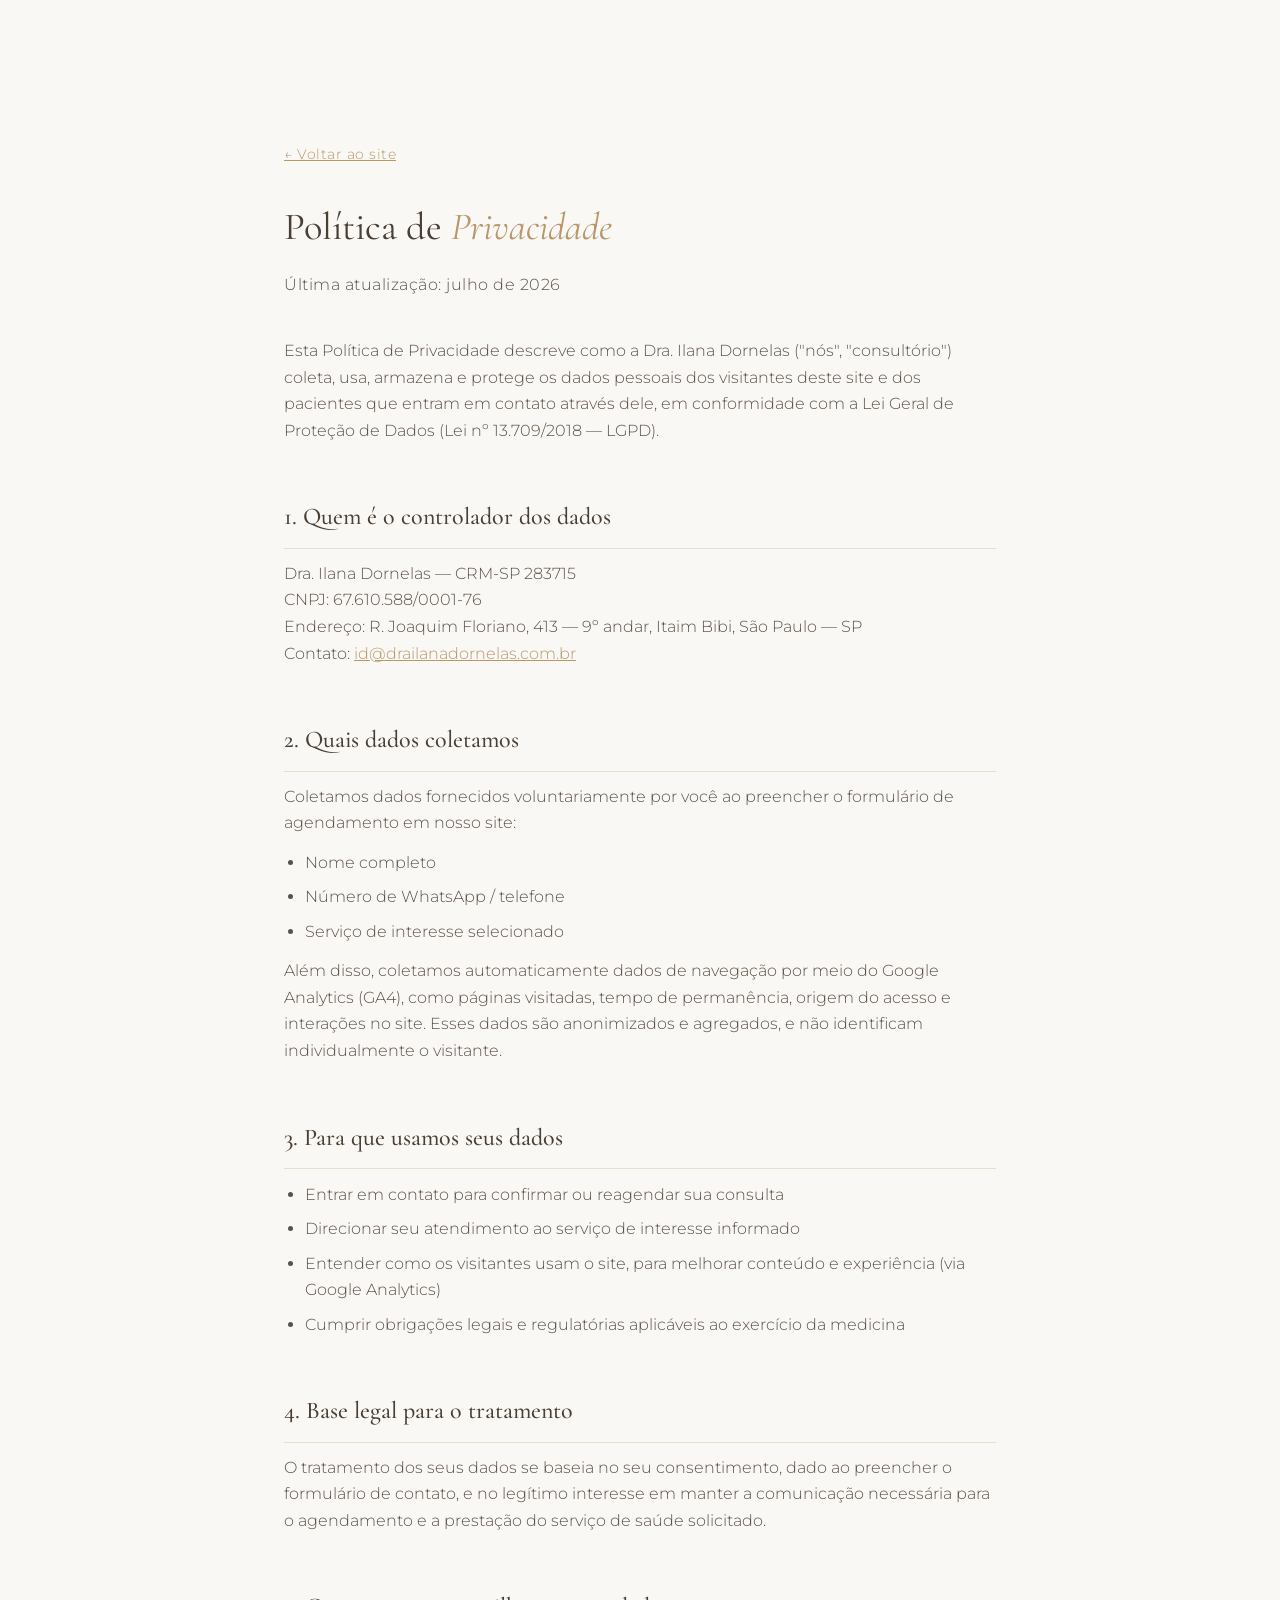
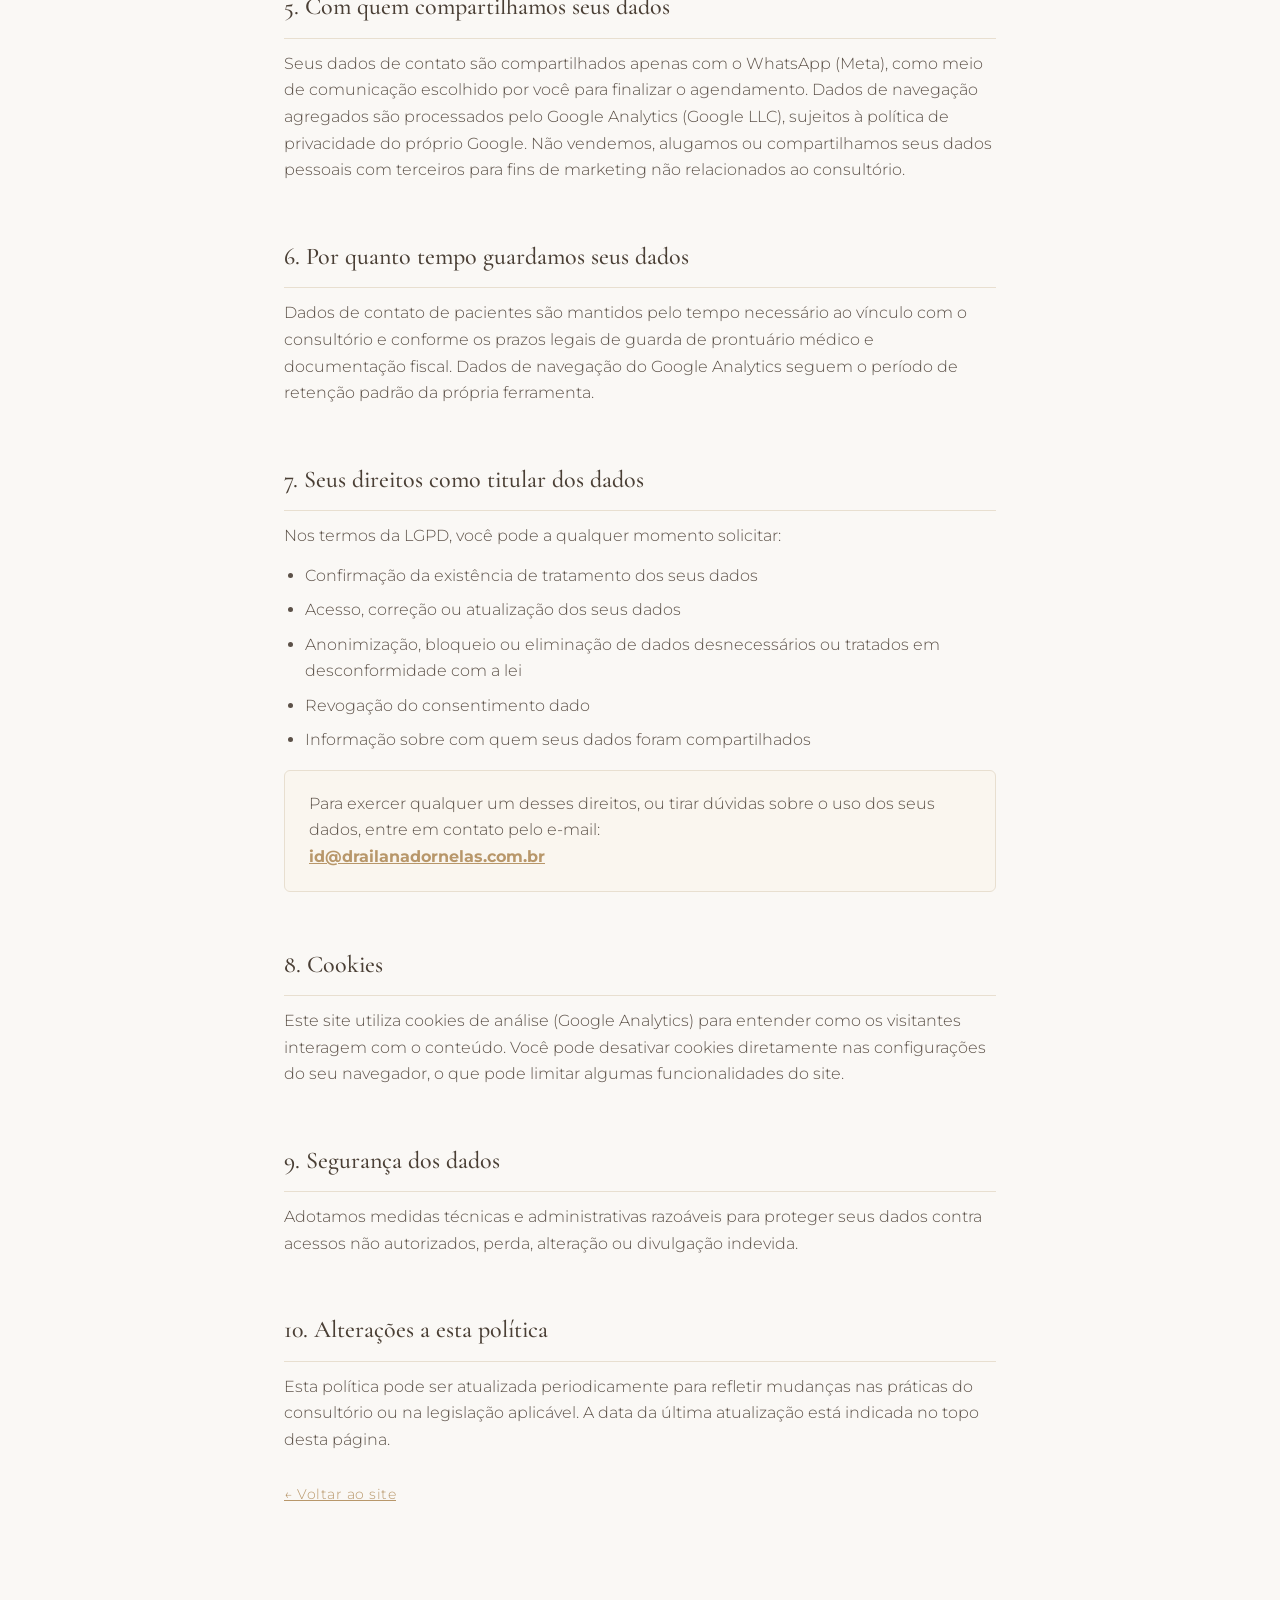
<file: privacidade.html>
<!DOCTYPE html>
<html lang="pt-BR">
<head>
<meta charset="UTF-8">
<meta name="viewport" content="width=device-width, initial-scale=1.0">
<meta name="description" content="Política de Privacidade — Dra. Ilana Dornelas Dermatologia.">
<meta name="robots" content="index, follow">
<meta name="theme-color" content="#B8976A">
<title>Política de Privacidade — Dra. Ilana Dornelas</title>
<link rel="icon" type="image/svg+xml" href="assets/images/favicon.svg">
<link rel="preconnect" href="https://fonts.googleapis.com">
<link rel="preconnect" href="https://fonts.gstatic.com" crossorigin>
<link href="https://fonts.googleapis.com/css2?family=Cormorant+Garamond:ital,wght@0,300;0,400;0,500;1,300;1,400&family=Montserrat:wght@300;400;500;600&display=swap" rel="stylesheet">
<link rel="stylesheet" href="assets/css/style.css">
<style>
  .privacy-wrap{max-width:760px;margin:0 auto;padding:140px 24px 100px;color:#4A3F35;font-family:'Montserrat',Arial,sans-serif;line-height:1.7;}
  .privacy-wrap h1{font-family:'Cormorant Garamond',serif;font-weight:400;font-size:2.4rem;color:#4A3F35;margin-bottom:0.3em;}
  .privacy-wrap h1 em{color:#B8976A;font-style:italic;}
  .privacy-updated{font-size:0.85rem;color:#8B6F47;margin-bottom:2.5em;letter-spacing:0.5px;}
  .privacy-wrap h2{font-family:'Cormorant Garamond',serif;font-weight:500;font-size:1.5rem;color:#4A3F35;margin-top:2.2em;margin-bottom:0.5em;border-bottom:1px solid #E8DFD0;padding-bottom:0.4em;}
  .privacy-wrap p, .privacy-wrap li{font-size:0.98rem;color:#5c5148;}
  .privacy-wrap ul{padding-left:1.3em;margin:0.8em 0;}
  .privacy-wrap li{margin-bottom:0.5em;}
  .privacy-wrap a{color:#B8976A;text-decoration:underline;}
  .privacy-back{display:inline-block;margin-bottom:2em;font-size:0.9rem;color:#8B6F47;text-decoration:none;letter-spacing:0.5px;}
  .privacy-back:hover{text-decoration:underline;}
  .privacy-contact-box{background:#FAF6EF;border:1px solid #E8DFD0;border-radius:6px;padding:20px 24px;margin-top:1em;}
</style>
</head>
<body>
<div class="privacy-wrap">
  <a href="/" class="privacy-back">← Voltar ao site</a>
  <h1>Política de <em>Privacidade</em></h1>
  <p class="privacy-updated">Última atualização: julho de 2026</p>

  <p>Esta Política de Privacidade descreve como a Dra. Ilana Dornelas ("nós", "consultório") coleta, usa, armazena e protege os dados pessoais dos visitantes deste site e dos pacientes que entram em contato através dele, em conformidade com a Lei Geral de Proteção de Dados (Lei nº 13.709/2018 — LGPD).</p>

  <h2>1. Quem é o controlador dos dados</h2>
  <p>Dra. Ilana Dornelas — CRM-SP 283715<br>
  CNPJ: 67.610.588/0001-76<br>
  Endereço: R. Joaquim Floriano, 413 — 9º andar, Itaim Bibi, São Paulo — SP<br>
  Contato: <a href="mailto:id@drailanadornelas.com.br">id@drailanadornelas.com.br</a></p>

  <h2>2. Quais dados coletamos</h2>
  <p>Coletamos dados fornecidos voluntariamente por você ao preencher o formulário de agendamento em nosso site:</p>
  <ul>
    <li>Nome completo</li>
    <li>Número de WhatsApp / telefone</li>
    <li>Serviço de interesse selecionado</li>
  </ul>
  <p>Além disso, coletamos automaticamente dados de navegação por meio do Google Analytics (GA4), como páginas visitadas, tempo de permanência, origem do acesso e interações no site. Esses dados são anonimizados e agregados, e não identificam individualmente o visitante.</p>

  <h2>3. Para que usamos seus dados</h2>
  <ul>
    <li>Entrar em contato para confirmar ou reagendar sua consulta</li>
    <li>Direcionar seu atendimento ao serviço de interesse informado</li>
    <li>Entender como os visitantes usam o site, para melhorar conteúdo e experiência (via Google Analytics)</li>
    <li>Cumprir obrigações legais e regulatórias aplicáveis ao exercício da medicina</li>
  </ul>

  <h2>4. Base legal para o tratamento</h2>
  <p>O tratamento dos seus dados se baseia no seu consentimento, dado ao preencher o formulário de contato, e no legítimo interesse em manter a comunicação necessária para o agendamento e a prestação do serviço de saúde solicitado.</p>

  <h2>5. Com quem compartilhamos seus dados</h2>
  <p>Seus dados de contato são compartilhados apenas com o WhatsApp (Meta), como meio de comunicação escolhido por você para finalizar o agendamento. Dados de navegação agregados são processados pelo Google Analytics (Google LLC), sujeitos à política de privacidade do próprio Google. Não vendemos, alugamos ou compartilhamos seus dados pessoais com terceiros para fins de marketing não relacionados ao consultório.</p>

  <h2>6. Por quanto tempo guardamos seus dados</h2>
  <p>Dados de contato de pacientes são mantidos pelo tempo necessário ao vínculo com o consultório e conforme os prazos legais de guarda de prontuário médico e documentação fiscal. Dados de navegação do Google Analytics seguem o período de retenção padrão da própria ferramenta.</p>

  <h2>7. Seus direitos como titular dos dados</h2>
  <p>Nos termos da LGPD, você pode a qualquer momento solicitar:</p>
  <ul>
    <li>Confirmação da existência de tratamento dos seus dados</li>
    <li>Acesso, correção ou atualização dos seus dados</li>
    <li>Anonimização, bloqueio ou eliminação de dados desnecessários ou tratados em desconformidade com a lei</li>
    <li>Revogação do consentimento dado</li>
    <li>Informação sobre com quem seus dados foram compartilhados</li>
  </ul>

  <div class="privacy-contact-box">
    <p style="margin:0;">Para exercer qualquer um desses direitos, ou tirar dúvidas sobre o uso dos seus dados, entre em contato pelo e-mail:<br>
    <strong><a href="mailto:id@drailanadornelas.com.br">id@drailanadornelas.com.br</a></strong></p>
  </div>

  <h2>8. Cookies</h2>
  <p>Este site utiliza cookies de análise (Google Analytics) para entender como os visitantes interagem com o conteúdo. Você pode desativar cookies diretamente nas configurações do seu navegador, o que pode limitar algumas funcionalidades do site.</p>

  <h2>9. Segurança dos dados</h2>
  <p>Adotamos medidas técnicas e administrativas razoáveis para proteger seus dados contra acessos não autorizados, perda, alteração ou divulgação indevida.</p>

  <h2>10. Alterações a esta política</h2>
  <p>Esta política pode ser atualizada periodicamente para refletir mudanças nas práticas do consultório ou na legislação aplicável. A data da última atualização está indicada no topo desta página.</p>

  <a href="/" class="privacy-back" style="margin-top:2em;">← Voltar ao site</a>
</div>
</body>
</html>
</file>
<file: assets/css/style.css>
*,*::before,*::after{margin:0;padding:0;box-sizing:border-box}

/* ── MANUAL DE MARCA: VARIÁVEIS OFICIAIS ── */
:root{
  --gold:#B8976A;
  --gold-dark:#8B6F47;
  --gold-pale:#D4B896;
  --cream:#FAF8F5;
  --warm:#F2EDE6;
  --surface:#EDE8E0;
  --muted-bg:#E0D9CF;
  --obsidian:#1A1410;
  --text:#4A3F35;
  --text-sec:#6B5A4E;
  --text-muted:#8C7B6B;
  --border:rgba(139,111,71,0.18);
  --border-subtle:rgba(139,111,71,0.08);
  --font-serif:'Cormorant Garamond',Georgia,serif;
  --font-sans:'Montserrat',sans-serif;

  /* Tamanhos tipográficos conforme manual página 6 */
  --font-h1:48pt;
  --font-h2:28pt;
  --font-h3:14pt;
  --font-body:10pt;
  --font-label:7pt;

  /* Letter-spacing */
  --ls-label:0.35em;
  --ls-nav:0.22em;
  --ls-h3:0.08em;

  /* Espaçamentos consistentes */
  --section-padding:7rem 4rem;
  --section-gap:3rem;
  --card-gap:2rem;

  /* Logo sizes */
  --logo-nav-height:56px;
  --logo-footer-height:32px;
}

html{scroll-behavior:smooth}
body{font-family:var(--font-sans);background:var(--cream);color:var(--text);font-weight:300;overflow-x:hidden}

/* ── ANIMAÇÕES ── */
@keyframes fadeInUp{from{opacity:0;transform:translateY(30px)}to{opacity:1;transform:translateY(0)}}
@keyframes fadeIn{from{opacity:0}to{opacity:1}}
.fade-in-up{opacity:0;animation:fadeInUp 0.8s ease-out forwards}
.fade-in{opacity:0;animation:fadeIn 0.6s ease-out forwards}

/* ── NAV ── */
nav{position:fixed;top:0;left:0;right:0;z-index:100;padding:1rem 4rem;display:flex;align-items:center;justify-content:space-between;background:linear-gradient(to bottom,rgba(250,248,245,0.98),rgba(250,248,245,0));transition:background 0.3s,padding 0.3s}
nav.scrolled{background:rgba(250,248,245,0.98);border-bottom:0.5px solid var(--border);padding:0.7rem 4rem}
.nav-logo{display:flex;align-items:center}
.nav-logo-img{display:block;height:var(--logo-nav-height);width:auto;transition:opacity 0.3s ease}
.nav-logo:hover .nav-logo-img{opacity:0.85}
.nav-logo-desktop{display:block}
.nav-logo-mobile{display:none}
.nav-links{display:flex;gap:2rem;list-style:none}
.nav-links a{font-size:0.6rem;letter-spacing:0.22em;text-transform:uppercase;color:var(--text-muted);text-decoration:none;transition:color 0.3s}
.nav-links a:hover{color:var(--gold-dark)}
.nav-cta{font-size:0.58rem;letter-spacing:0.2em;text-transform:uppercase;color:var(--gold-dark);border:0.5px solid var(--gold-dark);padding:0.55rem 1.2rem;text-decoration:none;transition:all 0.3s}
.nav-cta:hover{background:var(--gold-dark);color:var(--cream)}
.nav-burger{display:none;flex-direction:column;gap:5px;background:none;border:none;cursor:pointer;padding:4px}
.nav-burger span{display:block;width:22px;height:1px;background:var(--gold-dark)}

/* ── MOBILE MENU ── */
.mobile-menu{display:none;flex-direction:column;position:fixed;top:0;left:0;right:0;bottom:0;background:var(--cream);z-index:99;padding:5rem 2rem 2rem}
.mobile-menu.open{display:flex}
.mobile-menu a{font-size:0.75rem;letter-spacing:0.2em;text-transform:uppercase;color:var(--text-sec);text-decoration:none;padding:1.2rem 0;border-bottom:0.5px solid var(--border-subtle)}
.mobile-menu a:hover{color:var(--gold-dark)}
.mobile-cta{color:var(--gold-dark)!important;margin-top:1rem;border:0.5px solid var(--gold-dark)!important;text-align:center;padding:1rem!important}

/* ── BOTÕES ── */
.btn-primary{font-size:0.6rem;letter-spacing:0.22em;text-transform:uppercase;background:var(--gold-dark);color:var(--cream);padding:0.95rem 2rem;font-weight:500;font-family:var(--font-sans);transition:all 0.3s;display:inline-block;cursor:pointer;border:none;text-decoration:none;position:relative}
.btn-primary:hover{background:var(--gold)}
.btn-primary:active{transform:scale(0.98)}
.btn-primary:disabled{opacity:0.6;cursor:not-allowed}
.btn-primary.loading{pointer-events:none}
.btn-primary.loading::after{content:'';position:absolute;right:1rem;top:50%;transform:translateY(-50%);width:14px;height:14px;border:2px solid var(--cream);border-top-color:transparent;border-radius:50%;animation:spin 0.8s linear infinite}
@keyframes spin{to{transform:translateY(-50%) rotate(360deg)}}
.btn-ghost{font-size:0.6rem;letter-spacing:0.22em;text-transform:uppercase;color:var(--text-muted);text-decoration:none;transition:color 0.3s;border-bottom:0.5px solid var(--border);padding-bottom:0.2rem}
.btn-ghost:hover{color:var(--gold-dark)}
.btn-outline-gold{font-size:0.6rem;letter-spacing:0.22em;text-transform:uppercase;color:var(--gold-dark);border:0.5px solid var(--gold-dark);padding:0.9rem 2rem;text-decoration:none;transition:all 0.3s;display:inline-flex;align-items:center;gap:0.6rem;font-family:var(--font-sans)}
.btn-outline-gold:hover{background:var(--gold-dark);color:var(--cream)}

/* ── UTILS ── */
.section-label{font-size:var(--font-label);letter-spacing:var(--ls-label);text-transform:uppercase;color:var(--gold);margin-bottom:0.8rem;display:block}
.section-title{font-family:var(--font-serif);font-weight:300;font-size:clamp(2rem,3.5vw,var(--font-h2));line-height:1.15;color:var(--text)}
.section-title em{font-style:italic;color:var(--gold)}

/* ── ELEMENTOS DECORATIVOS ── */
.divider-gold{border-top:0.5px solid var(--gold-pale);width:100%;margin:1.5rem 0}
.divider-vertical{border-left:0.5px solid var(--gold-pale);height:40px}
.border-subtle{border:0.5px solid var(--border-subtle)}

/* ── HERO ── */
.hero{position:relative;min-height:100vh;display:flex;align-items:center;overflow:hidden;background:var(--warm)}
.hero-bg{position:absolute;inset:0;z-index:0}
.hero-bg.no-photo{background:#FAF8F5}
.hero-bg.no-photo::before{content:'';position:absolute;inset:0;background:repeating-linear-gradient(45deg,transparent,transparent 60px,rgba(139,111,71,0.025) 60px,rgba(139,111,71,0.025) 61px),repeating-linear-gradient(-45deg,transparent,transparent 60px,rgba(139,111,71,0.025) 60px,rgba(139,111,71,0.025) 61px)}
.hero-bg.no-photo .hero-overlay{background:transparent}
.hero-initials-placeholder{position:absolute;inset:0;display:flex;align-items:center;justify-content:center;z-index:1}
.hero-initials{font-family:var(--font-serif);font-size:clamp(180px,20vw,280px);font-weight:300;color:#D4B896;letter-spacing:0.05em;opacity:0.25}
.hero-photo{width:100%;height:100%;object-fit:cover;object-position:center top}
.hero-overlay{position:absolute;inset:0;background:linear-gradient(105deg,rgba(242,237,230,0.92) 0%,rgba(242,237,230,0.55) 40%,rgba(242,237,230,0) 70%)}
.hero-content{position:relative;z-index:2;padding:8rem 4rem;max-width:640px}
.hero-eyebrow{font-size:var(--font-label);letter-spacing:var(--ls-label);text-transform:uppercase;color:var(--gold);margin-bottom:1.2rem;display:block}
.hero-title{font-family:var(--font-serif);font-weight:300;font-size:clamp(3.2rem,6vw,var(--font-h1));line-height:1.02;margin-bottom:1rem;color:var(--text)}
.hero-title em{font-style:italic;color:var(--gold)}
.hero-sub{font-size:var(--font-h3);letter-spacing:var(--ls-h3);text-transform:uppercase;color:var(--text-muted);margin-bottom:.8rem;line-height:1.8}
.hero-particular{font-size:.85rem;letter-spacing:.03em;color:var(--gold);border:1px solid var(--gold);display:inline-block;padding:.4rem 1rem;border-radius:999px;margin-bottom:1.5rem}
.hero-desc{font-size:var(--font-body);line-height:1.9;color:var(--text-sec);margin-bottom:2.5rem;max-width:440px}
.hero-actions{display:flex;gap:1.5rem;align-items:center;flex-wrap:wrap}
.hero-scroll{position:absolute;bottom:2rem;left:50%;transform:translateX(-50%);z-index:2;cursor:pointer;width:24px;height:40px;border:1px solid rgba(139,111,71,0.3);border-radius:12px;display:flex;align-items:flex-start;justify-content:center;padding-top:6px}
.hero-scroll span{width:4px;height:8px;background:var(--gold);border-radius:2px;animation:scrolldown 1.8s ease-in-out infinite}

@media(min-width:993px){
  .hero-bg{left:auto;width:42%}
  .hero-content{max-width:560px}
}
@keyframes scrolldown{0%,100%{transform:translateY(0);opacity:1}50%{transform:translateY(8px);opacity:0.3}}

/* ── SOBRE ── */
.section-sobre{padding:7rem 4rem;background:var(--cream)}
.sobre-grid{display:grid;grid-template-columns:1fr 1.4fr;gap:6rem;align-items:center}
.sobre-photo-wrap{position:relative}
.sobre-photo-placeholder{height:520px;background:linear-gradient(135deg,#B8976A 0%,#8B6F47 100%);border:0.5px solid var(--border);display:flex;align-items:center;justify-content:center;overflow:hidden;position:relative}
.sobre-photo{width:100%;height:100%;object-fit:cover;object-position:center top}
.sobre-initials{font-family:var(--font-serif);font-size:clamp(120px,15vw,180px);font-weight:300;color:#FAF8F5;letter-spacing:0.05em;opacity:0.5}
.photo-initials{font-family:var(--font-serif);font-size:160px;font-weight:300;color:#D4B896;opacity:0.3;letter-spacing:0.05em}
.sobre-crm{position:absolute;bottom:-1.2rem;right:-1.2rem;background:var(--gold-dark);color:var(--cream);font-size:0.55rem;letter-spacing:0.2em;padding:0.5rem 1rem;font-weight:500;font-family:var(--font-sans)}
.sobre-text{font-size:var(--font-body);line-height:1.9;color:var(--text-sec);margin-top:1.2rem}
.sobre-text strong{color:var(--gold-dark);font-weight:500}
.sobre-diferenciais{margin-top:2.5rem;display:flex;flex-direction:column;gap:1.2rem}
.diferencial{display:flex;gap:1rem;align-items:flex-start}
.diferencial-icon{color:var(--gold);font-size:1rem;flex-shrink:0;margin-top:0.1rem;width:20px}
.diferencial-title{font-size:var(--font-body);font-weight:500;letter-spacing:var(--ls-h3);color:var(--text);margin-bottom:0.2rem}
.diferencial-desc{font-size:var(--font-body);color:var(--text-muted);line-height:1.6}

/* ── PREOCUPAÇÕES ── */
.section-preocupacoes{padding:7rem 4rem;background:var(--warm);border-top:0.5px solid var(--border-subtle)}
.preo-inner{display:grid;grid-template-columns:1fr 1fr;gap:6rem;align-items:center}
.preo-list{list-style:none;margin:2rem 0;display:flex;flex-direction:column;gap:0.9rem}
.preo-list li{font-size:var(--font-body);line-height:1.7;color:var(--text-sec);padding-left:1.2rem;position:relative}
.preo-list li::before{content:'—';position:absolute;left:0;color:var(--gold);font-size:0.7rem}
.preo-cta-text{font-size:0.84rem;line-height:1.8;color:var(--text-sec);margin-bottom:2rem;font-family:var(--font-serif);font-style:italic;font-size:1rem;border-left:2px solid var(--gold);padding-left:1rem;color:var(--gold-dark)}
.preo-image-placeholder{height:480px;background:var(--surface);border:0.5px solid var(--border);display:flex;flex-direction:column;align-items:center;justify-content:center;position:relative;overflow:hidden}
.preo-ornament{position:absolute;inset:20px;border:0.5px solid var(--border)}
.preo-quote{font-family:var(--font-serif);font-size:1.5rem;font-weight:300;font-style:italic;color:var(--gold-dark);text-align:center;line-height:1.5;position:relative;z-index:2;padding:0 2rem}
.preo-quote-autor{font-size:0.6rem;letter-spacing:0.2em;text-transform:uppercase;color:var(--text-muted);margin-top:1.2rem;position:relative;z-index:2}

/* ── ESPECIALIDADES ── */
.section-especialidades{padding:7rem 4rem;background:var(--cream)}
.esp-header{margin-bottom:3rem}
.esp-cards{display:grid;grid-template-columns:repeat(3,1fr);gap:2px;background:var(--border)}
.esp-card-img{position:relative;height:420px;overflow:hidden}
.esp-card-img--destaque{height:420px}
.esp-card-bg{position:absolute;inset:0;transition:transform 0.6s ease}
.esp-card-bg--rosto{background:linear-gradient(135deg,#c9b49a 0%,#a8896a 100%)}
.esp-card-bg--cabelo{background:linear-gradient(135deg,#8B7355 0%,#6B5235 100%)}
.esp-card-bg--laser{background:linear-gradient(135deg,#D4B896 0%,#B8976A 100%)}
.esp-card-bg--clinica{background:linear-gradient(135deg,#c4b89a 0%,#a09070 100%)}
.esp-card-bg--cirurgia{background:linear-gradient(135deg,#b5a898 0%,#8c7b6b 100%)}
.esp-card-bg--skincare{background:linear-gradient(135deg,#8B6F47 0%,#1A1410 100%)}
.esp-card-img:hover .esp-card-bg{transform:scale(1.04)}
.esp-card-overlay{position:absolute;inset:0;background:linear-gradient(to top,rgba(26,20,16,0.92) 0%,rgba(26,20,16,0.45) 50%,rgba(26,20,16,0.15) 80%,transparent 100%)}
.esp-card-content{position:absolute;bottom:0;left:0;right:0;padding:2rem;z-index:2}
.esp-card-tag{font-size:var(--font-label);letter-spacing:0.25em;text-transform:uppercase;color:rgba(255,255,255,0.7);border:0.5px solid rgba(255,255,255,0.4);padding:0.25rem 0.6rem;display:inline-block;margin-bottom:0.8rem;font-family:var(--font-sans)}
.esp-card-tag--gold{color:var(--gold-pale);border-color:var(--gold-pale)}
.esp-card-title{font-family:var(--font-serif);font-size:var(--font-h2);font-weight:300;color:#FAF8F5;margin-bottom:0.6rem;line-height:1.2;text-shadow:0 1px 3px rgba(0,0,0,0.3)}
.esp-card-desc{font-size:var(--font-body);line-height:1.7;color:rgba(250,248,245,0.85);margin-bottom:1.2rem;text-shadow:0 1px 2px rgba(0,0,0,0.2)}
.esp-card-btn{font-size:0.58rem;letter-spacing:0.15em;text-transform:uppercase;color:#FAF8F5;background:none;border:0.5px solid rgba(250,248,245,0.5);padding:0.5rem 1rem;cursor:pointer;font-family:var(--font-sans);transition:all 0.3s}
.esp-card-btn:hover{background:var(--gold-dark);border-color:var(--gold-dark)}

/* ── O QUE VAI ENCONTRAR ── */
.section-encontrar{padding:7rem 4rem;background:var(--warm)}
.encontrar-grid{display:grid;grid-template-columns:repeat(3,1fr);gap:2px;background:var(--border);margin-top:1rem}
.encontrar-card{background:var(--warm);padding:3rem 2.5rem;transition:background 0.3s}
.encontrar-card:hover{background:var(--surface)}
.encontrar-icon{font-size:1.3rem;color:var(--gold);margin-bottom:1.4rem}
.encontrar-title{font-family:var(--font-serif);font-size:1.3rem;font-weight:400;color:var(--text);margin-bottom:0.8rem}
.encontrar-desc{font-size:0.76rem;line-height:1.8;color:var(--text-muted)}

/* ── FAQ ── */
.section-faq{padding:7rem 4rem;background:var(--cream)}
.faq-list{max-width:760px;margin:0 auto;display:flex;flex-direction:column;gap:2px;background:var(--border)}
.faq-item{background:var(--cream)}
.faq-question{width:100%;background:none;border:none;padding:1.4rem 2rem;display:flex;justify-content:space-between;align-items:center;cursor:pointer;text-align:left;gap:1rem;transition:background 0.3s}
.faq-question:hover{background:var(--warm)}
.faq-question span:first-child{font-size:0.82rem;color:var(--text);line-height:1.5;font-family:var(--font-sans);font-weight:300}
.faq-icon{font-size:1.2rem;color:var(--gold);flex-shrink:0;transition:transform 0.3s}
.faq-item.open .faq-icon{transform:rotate(45deg)}
.faq-answer{display:none;padding:0 2rem 1.4rem;font-size:0.8rem;line-height:1.9;color:var(--text-sec)}
.faq-item.open .faq-answer{display:block}

/* ── INSTAGRAM ── */
.section-instagram{padding:7rem 4rem;background:var(--warm);text-align:center}
.insta-handle{font-family:var(--font-serif);font-size:1.1rem;font-style:italic;color:var(--gold);margin:0.5rem 0 2.5rem;letter-spacing:0.05em}
.insta-grid{display:grid;grid-template-columns:repeat(6,1fr);gap:2px;max-width:900px;margin:0 auto 2rem;background:var(--border)}
.insta-placeholder{aspect-ratio:1;background:linear-gradient(135deg,var(--surface) 0%,var(--warm) 50%,var(--gold-pale) 100%);transition:transform 0.3s,opacity 0.3s;position:relative;overflow:hidden}
.insta-placeholder::before{content:'';position:absolute;inset:8px;border:1px dashed rgba(139,111,71,0.2)}
.insta-placeholder::after{content:'\2606';position:absolute;top:50%;left:50%;transform:translate(-50%,-50%);font-size:2rem;color:rgba(184,151,106,0.3)}
.insta-placeholder:hover{transform:scale(1.05);opacity:0.9}

/* ── LOCALIZAÇÃO ── */
.section-localizacao{padding:7rem 4rem;background:var(--cream)}
.loc-units{display:grid;grid-template-columns:1fr 1fr;gap:3.5rem;align-items:start}
.loc-unit{display:flex;flex-direction:column;gap:1.5rem}
.localizacao-grid{display:grid;grid-template-columns:1fr 1fr;gap:5rem;align-items:start}
.loc-details{margin:1.5rem 0 1.5rem;display:flex;flex-direction:column;gap:1.1rem}
.loc-detail{display:flex;align-items:flex-start;gap:1rem}
.loc-icon{width:32px;height:32px;border:0.5px solid var(--border);display:flex;align-items:center;justify-content:center;flex-shrink:0;margin-top:0.2rem}
.loc-icon svg{width:14px;height:14px;stroke:var(--gold);fill:none}
.loc-label{font-size:0.52rem;letter-spacing:0.22em;text-transform:uppercase;color:var(--text-muted);margin-bottom:0.3rem}
.loc-value{font-size:0.84rem;color:var(--text-sec);line-height:1.7}
.map-wrap{border:0.5px solid var(--border);overflow:hidden}
.map-wrap iframe{display:block}

/* ── AGENDAMENTO ── */
.section-agendamento{background:var(--surface);border-top:0.5px solid var(--border);text-align:center;padding:7rem 4rem}
.section-agendamento .section-title{font-size:clamp(2rem,4vw,3.5rem);margin-bottom:0.8rem}
.ag-subtitle{font-size:0.82rem;color:var(--text-muted);margin-bottom:2.5rem;line-height:1.7}
.ag-subtitle strong{color:var(--gold-dark);font-weight:400}
.ag-form{max-width:580px;margin:0 auto;display:grid;grid-template-columns:1fr 1fr;gap:1rem}
.ag-form input,.ag-form select{background:var(--cream);border:0.5px solid var(--border);color:var(--text);padding:1rem 1.2rem;font-family:var(--font-sans);font-size:0.76rem;font-weight:300;letter-spacing:0.05em;outline:none;transition:border-color 0.3s;-webkit-appearance:none;width:100%}
.ag-form input::placeholder{color:var(--text-muted)}
.ag-form select option{background:var(--cream);color:var(--text)}
.ag-form input:focus,.ag-form select:focus{border-color:var(--gold)}
.ag-form-full{grid-column:1/-1}
.ag-submit{grid-column:1/-1;background:var(--gold-dark);color:var(--cream);border:none;padding:1.1rem;font-family:var(--font-sans);font-size:0.65rem;font-weight:500;letter-spacing:0.25em;text-transform:uppercase;cursor:pointer;transition:background 0.3s}
.ag-submit:hover{background:var(--gold)}
.ag-note{grid-column:1/-1;font-size:0.62rem;color:var(--text-muted);letter-spacing:0.04em}
.ag-note-top{font-size:0.85rem;color:var(--gold-dark);margin-bottom:1.5rem;font-weight:500}

/* ── WIDGET LIVANCE ── */
.section-widget-livance{background:var(--cream);border-top:0.5px solid var(--border);padding:7rem 4rem}
.widget-container{max-width:900px;margin:0 auto}
.widget-wrapper{margin-top:2rem;display:flex;justify-content:center;align-items:center;padding:2rem 0}

/* ── FOOTER ── */
footer{padding:2.5rem 4rem;display:flex;align-items:center;justify-content:space-between;border-top:0.5px solid var(--border);background:var(--cream)}
.footer-logo{padding:12px}
.footer-logo-img{display:block;height:var(--logo-footer-height);width:auto;transition:transform 0.3s ease}
.footer-logo:hover .footer-logo-img{transform:scale(1.02)}
.footer-copy{font-size:0.58rem;color:var(--text-muted);letter-spacing:0.1em}
.footer-crm{font-size:0.58rem;color:var(--text-muted);letter-spacing:0.1em;text-align:right;line-height:1.7}

/* ── WHATSAPP FLOAT ── */
.whatsapp-float{position:fixed;bottom:2rem;right:2rem;z-index:200;width:60px;height:60px;background:#25D366;border-radius:50%;display:flex;align-items:center;justify-content:center;cursor:pointer;transition:transform 0.3s,box-shadow 0.3s;box-shadow:0 4px 24px rgba(37,211,102,0.3);text-decoration:none}
.whatsapp-float:hover{transform:scale(1.1);box-shadow:0 6px 32px rgba(37,211,102,0.4)}
.whatsapp-float svg{width:32px;height:32px}

/* ── RESPONSIVE ── */
@media(max-width:1024px){.esp-cards{grid-template-columns:repeat(2,1fr)}.insta-grid{grid-template-columns:repeat(3,1fr)}}
@media(max-width:768px){
  nav{padding:1rem 1.5rem}nav.scrolled{padding:0.7rem 1.5rem}
  .nav-links,.nav-cta{display:none}.nav-burger{display:flex}
  .nav-logo-desktop{display:none}.nav-logo-mobile{display:block}
  .hero-content{padding:6rem 1.5rem 3rem}
  .hero-title{font-size:clamp(2.5rem,8vw,3.5rem)}
  .hero-actions{flex-direction:column;width:100%}.hero-actions .btn-primary,.hero-actions .btn-ghost{width:100%;text-align:center}
  .section-title{font-size:clamp(1.8rem,5vw,2.5rem)}
  .section-sobre,.section-preocupacoes,.section-especialidades,.section-encontrar,.section-faq,.section-instagram,.section-localizacao,.section-agendamento,.section-widget-livance{padding:5rem 1.5rem}
  .sobre-grid,.preo-inner,.localizacao-grid{grid-template-columns:1fr;gap:3rem}
  .loc-units{grid-template-columns:1fr;gap:3rem}
  .sobre-photo-placeholder{height:400px}
  .sobre-photo{object-position:center top}
  .esp-cards{grid-template-columns:1fr}.esp-card-img,.esp-card-img--destaque{height:320px}
  .encontrar-grid{grid-template-columns:1fr}
  .encontrar-card{padding:2rem 1.5rem}
  .insta-grid{grid-template-columns:repeat(3,1fr)}
  .ag-form{grid-template-columns:1fr}.ag-form-full,.ag-submit,.ag-note{grid-column:1}
  footer{flex-direction:column;gap:1.2rem;text-align:center;padding:2rem 1.5rem}.footer-crm{text-align:center}
  .whatsapp-float{bottom:1rem;right:1rem;width:56px;height:56px}
  .whatsapp-float svg{width:28px;height:28px}
  .preo-image-placeholder{height:320px}
  .preo-quote{font-size:1.2rem;padding:0 1.5rem}
}
@media(max-width:480px){
  .hero-title{font-size:clamp(2.2rem,9vw,2.8rem)}
  .hero-desc{font-size:0.85rem}
  .section-title{font-size:clamp(1.6rem,6vw,2rem)}
  .sobre-photo-placeholder{height:320px}
  .diferencial{flex-direction:column;gap:0.5rem}
  .diferencial-icon{margin-top:0}
  .preo-list{gap:1.2rem}
  .preo-list li{padding-left:1.5rem}
  .encontrar-card{padding:1.5rem 1rem}
  .encontrar-desc{font-size:0.7rem}
  .insta-grid{grid-template-columns:repeat(2,1fr)}
  .whatsapp-float{width:52px;height:52px}
  .whatsapp-float svg{width:26px;height:26px}
  .map-wrap iframe{height:240px}
}

/* Fix para landscape mobile */
@media(max-width:768px) and (max-height:500px){
  .hero{min-height:auto;padding:4rem 0}
  .hero-content{padding:4rem 1.5rem 2rem}
}
</file>
